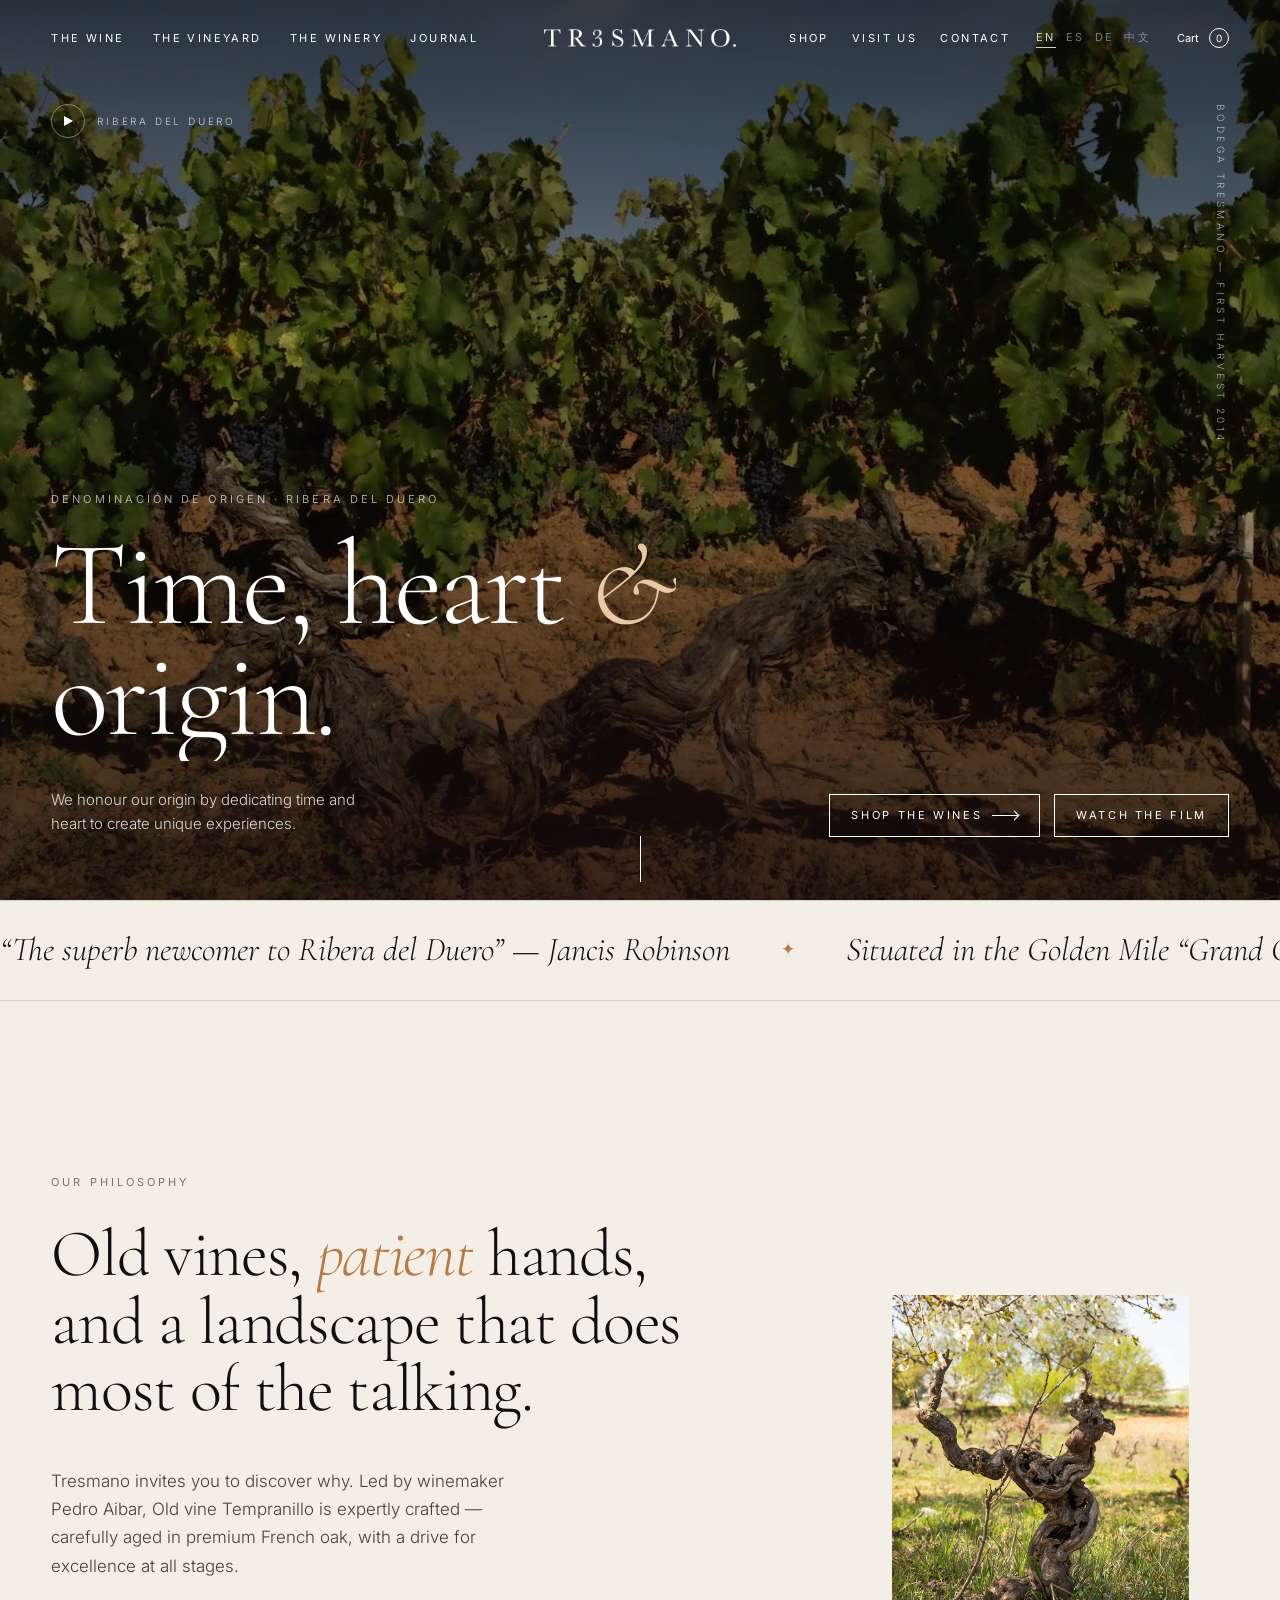
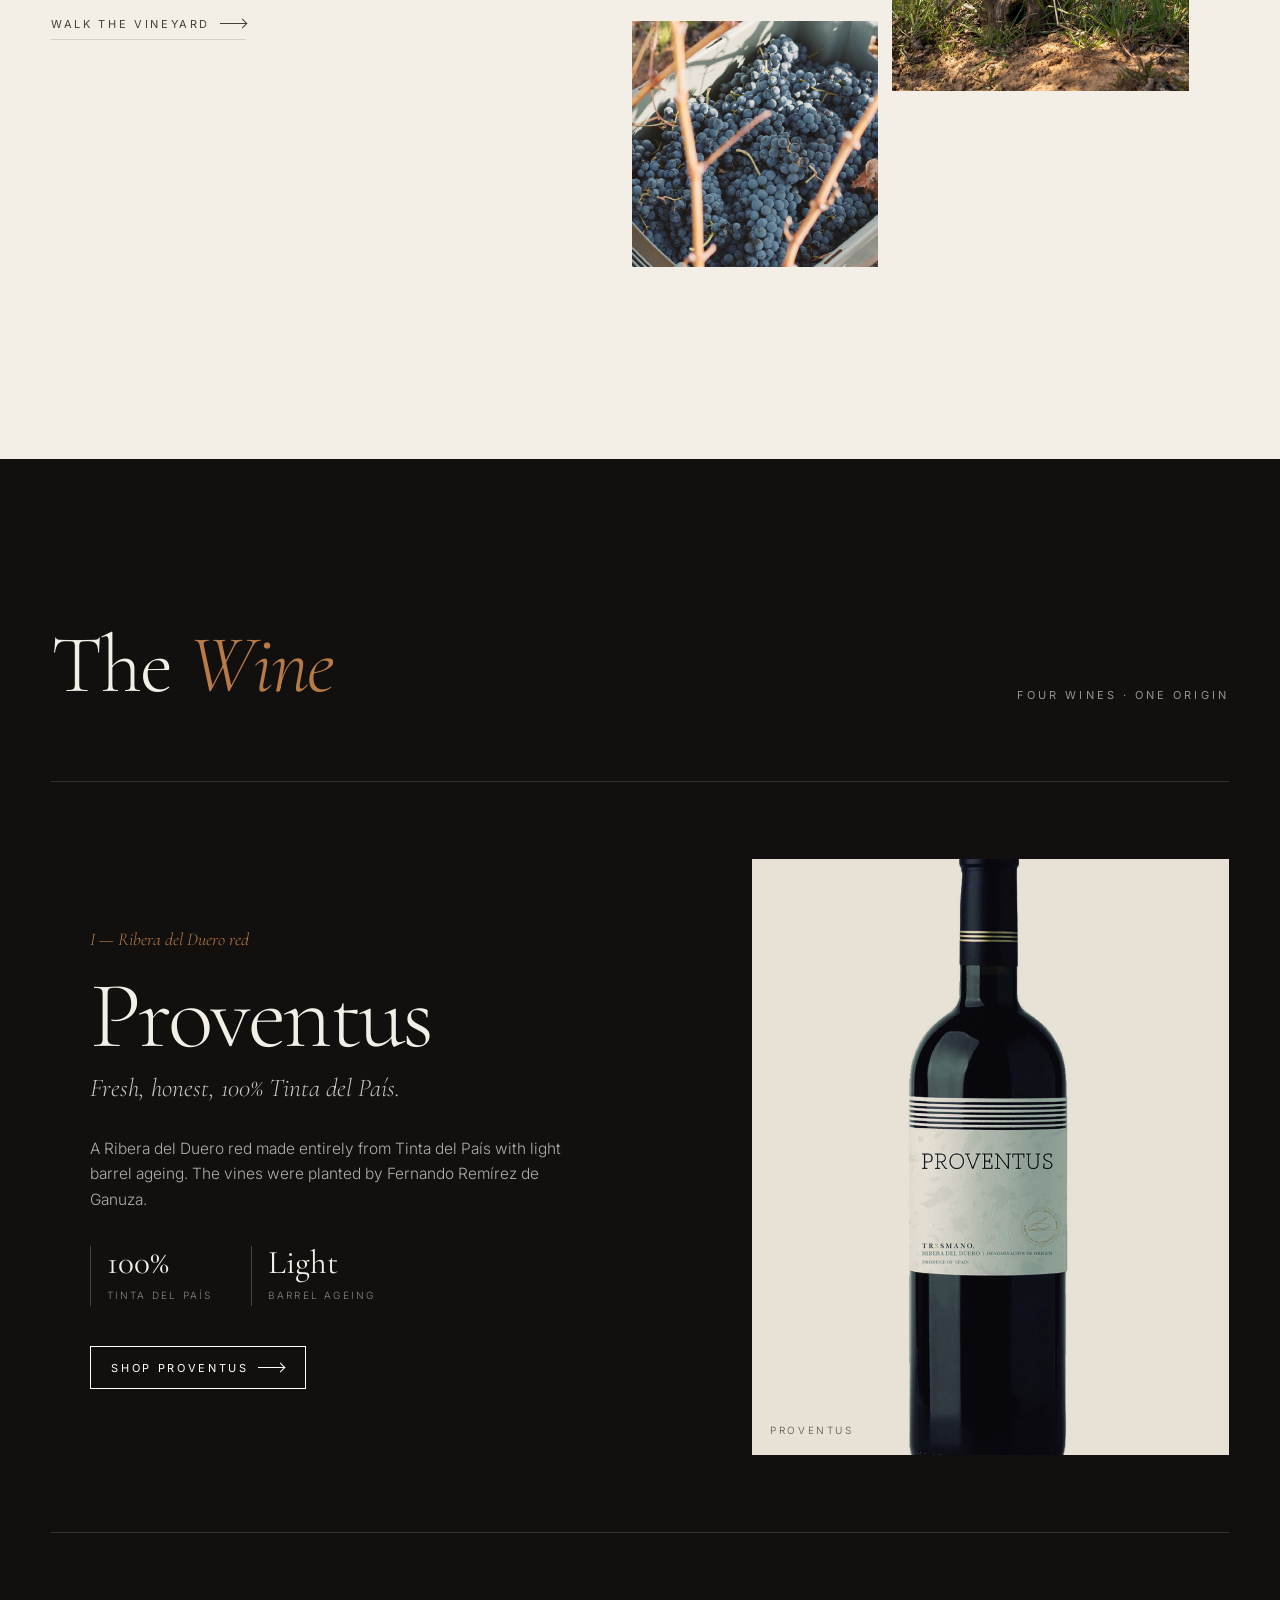
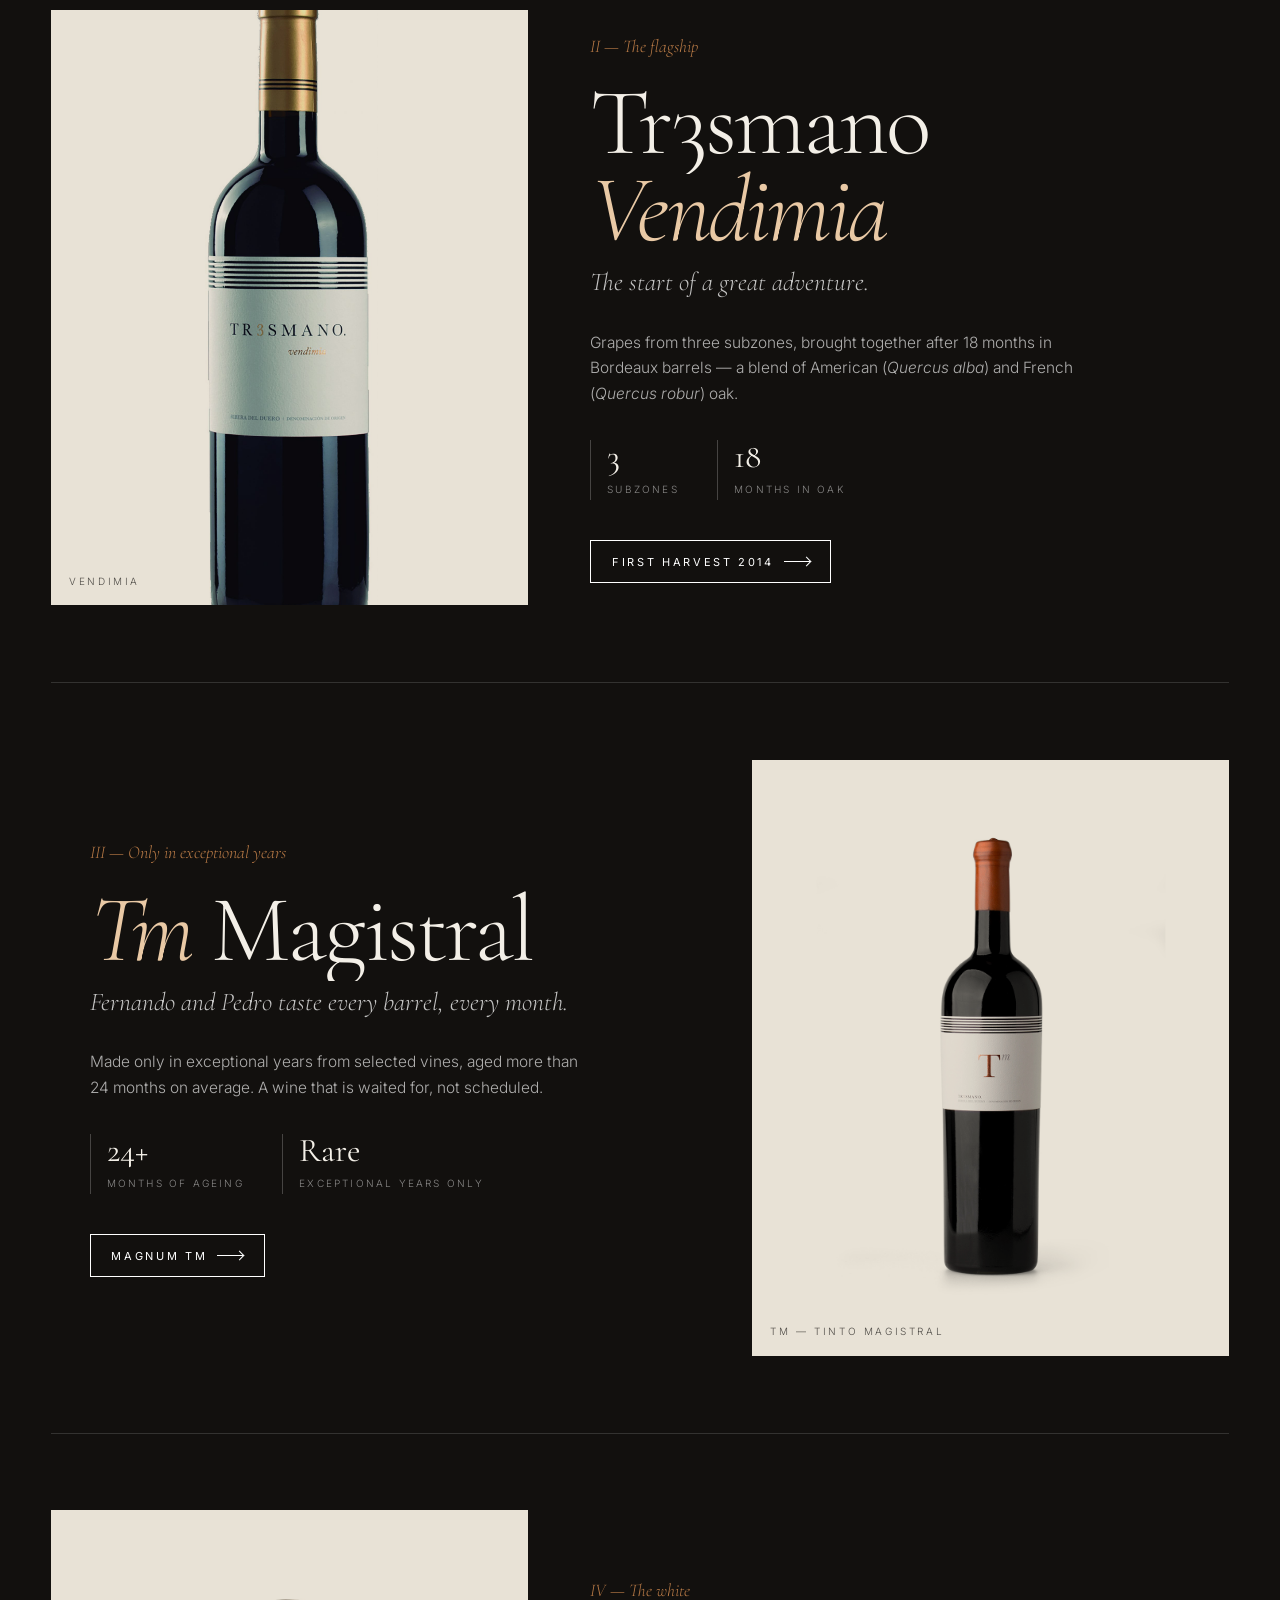
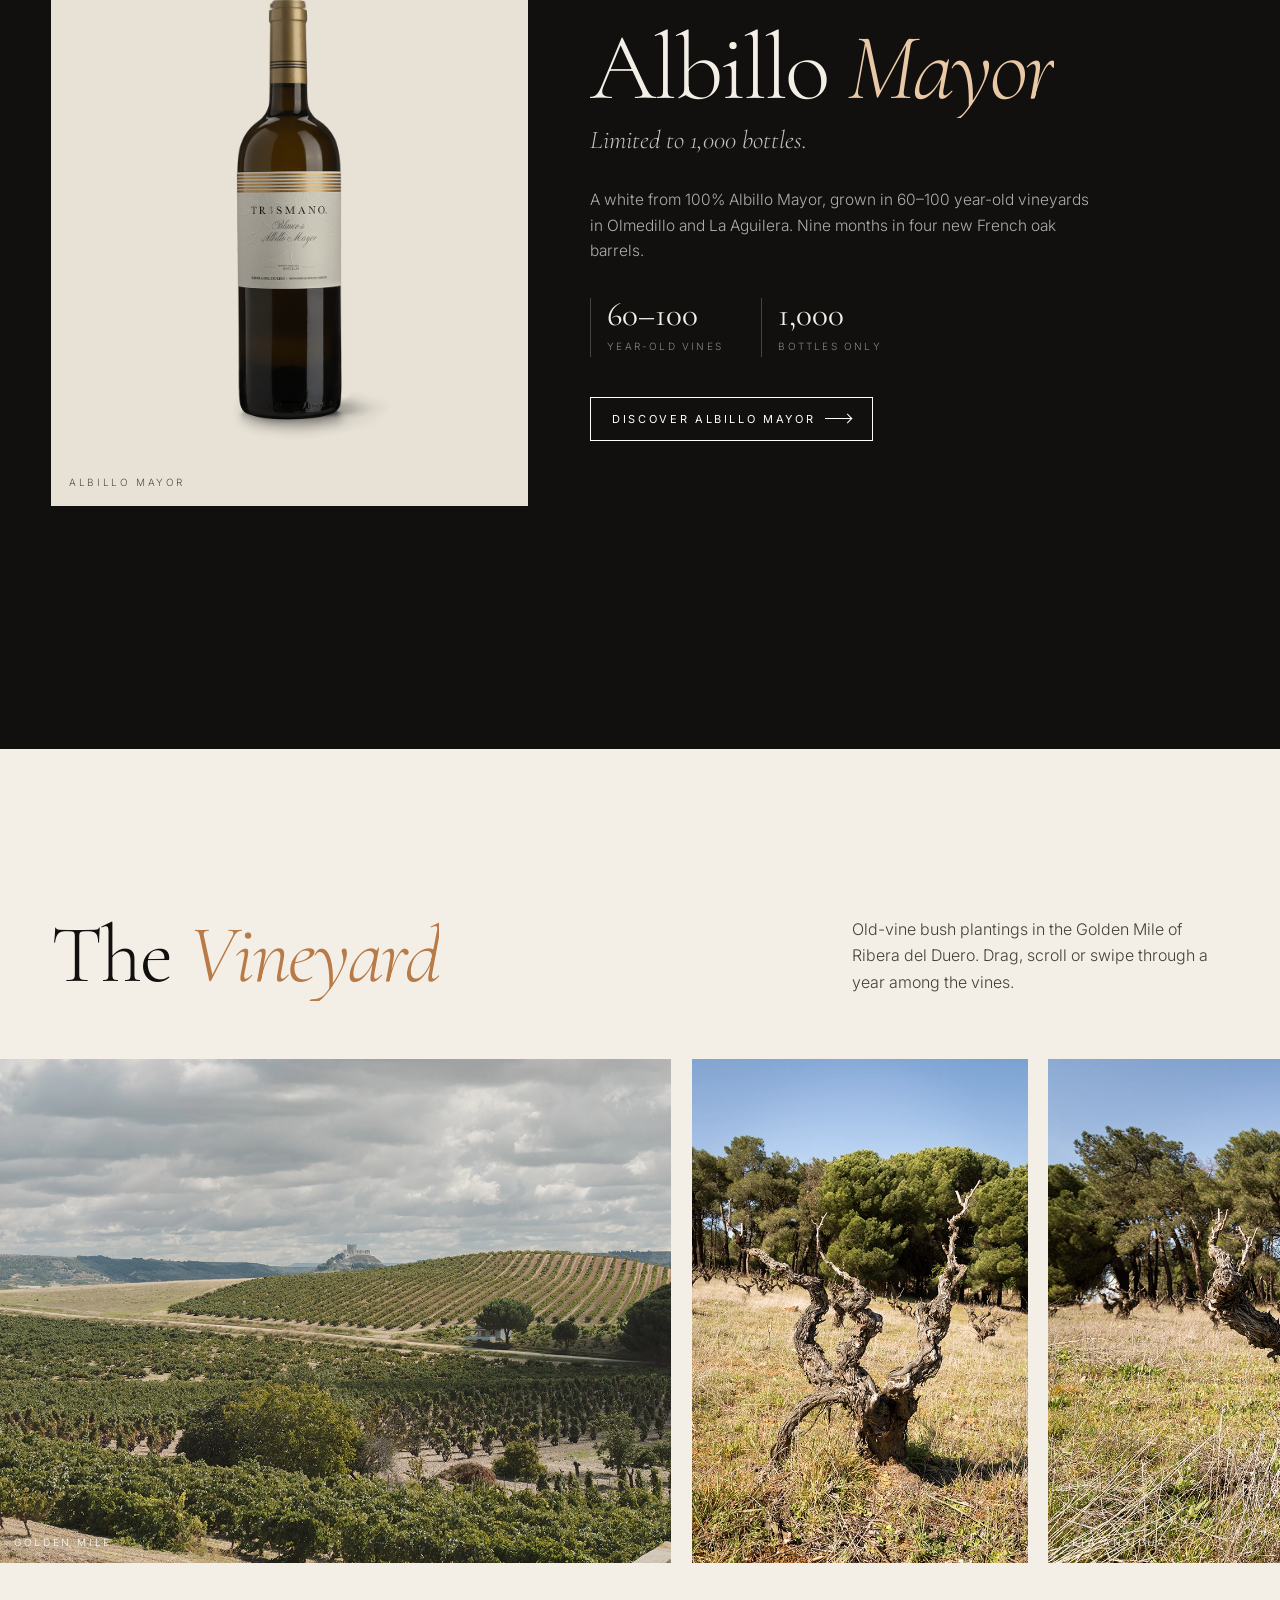
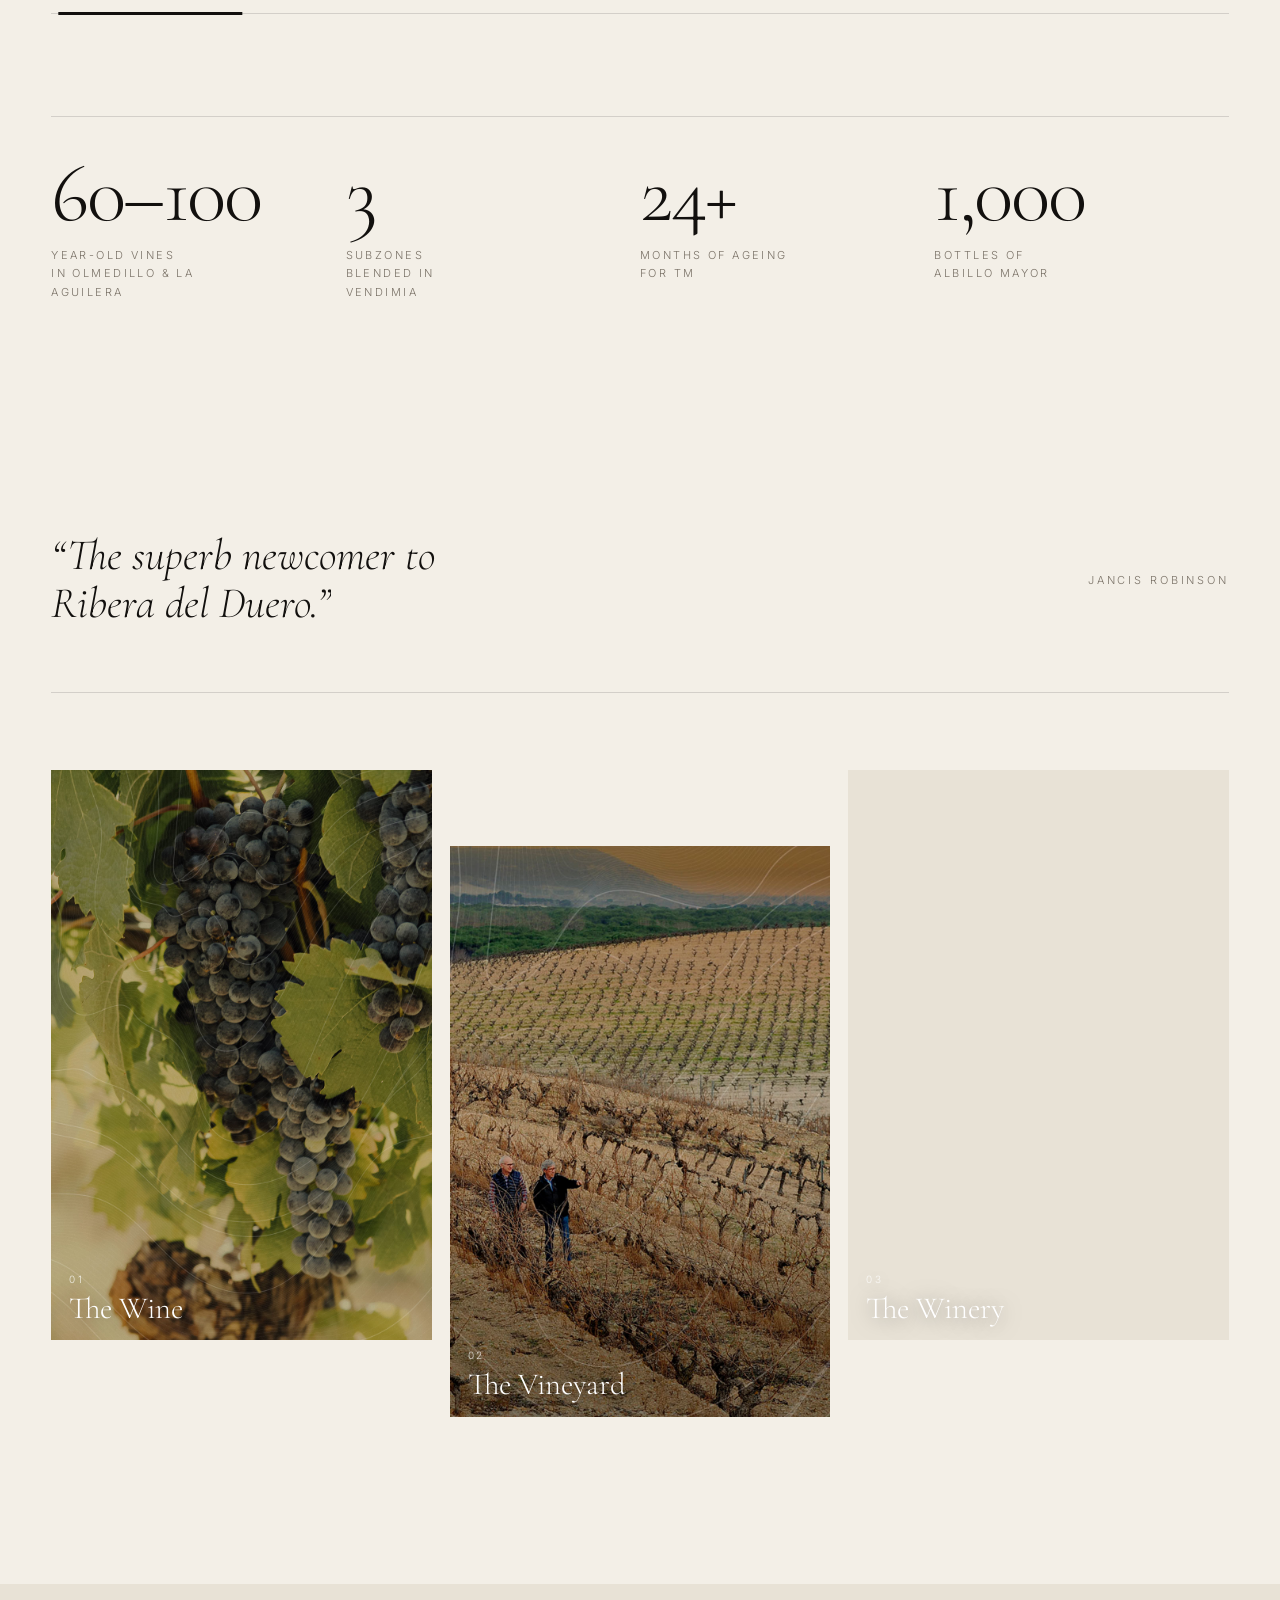
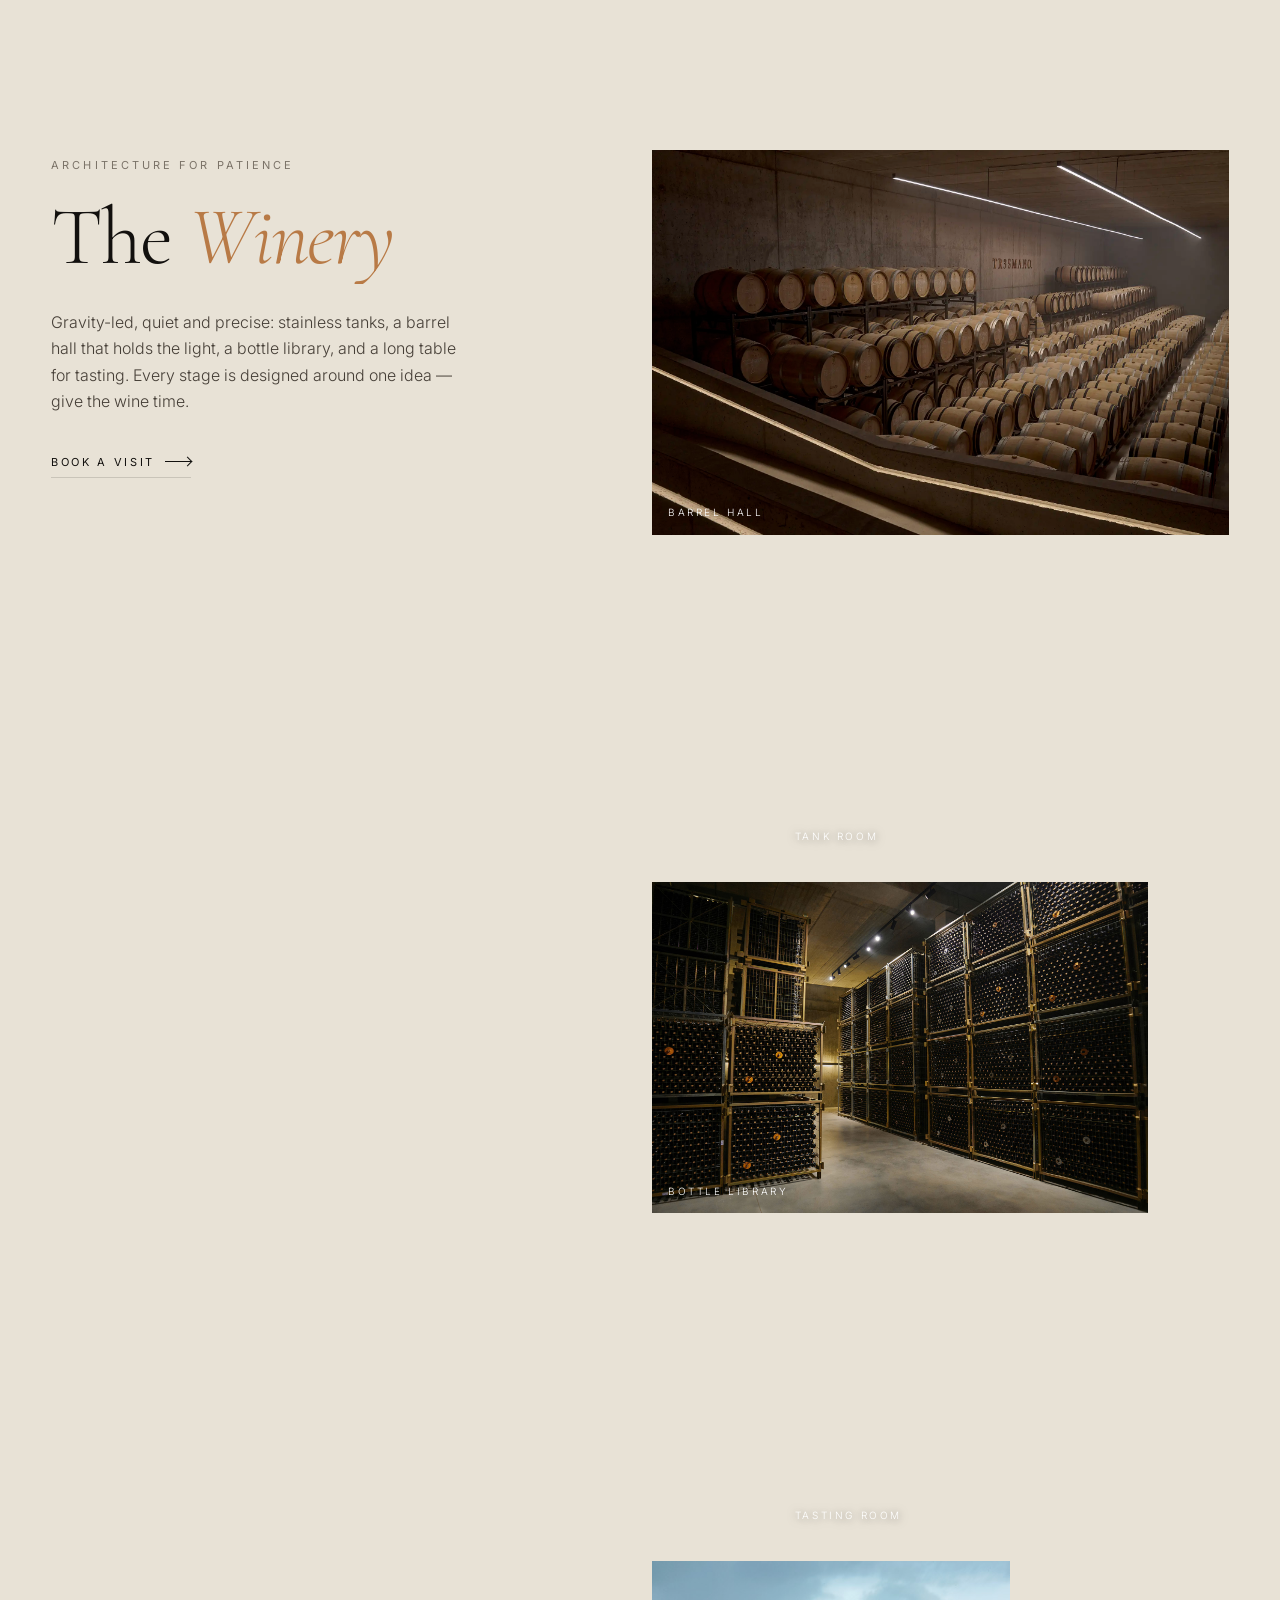
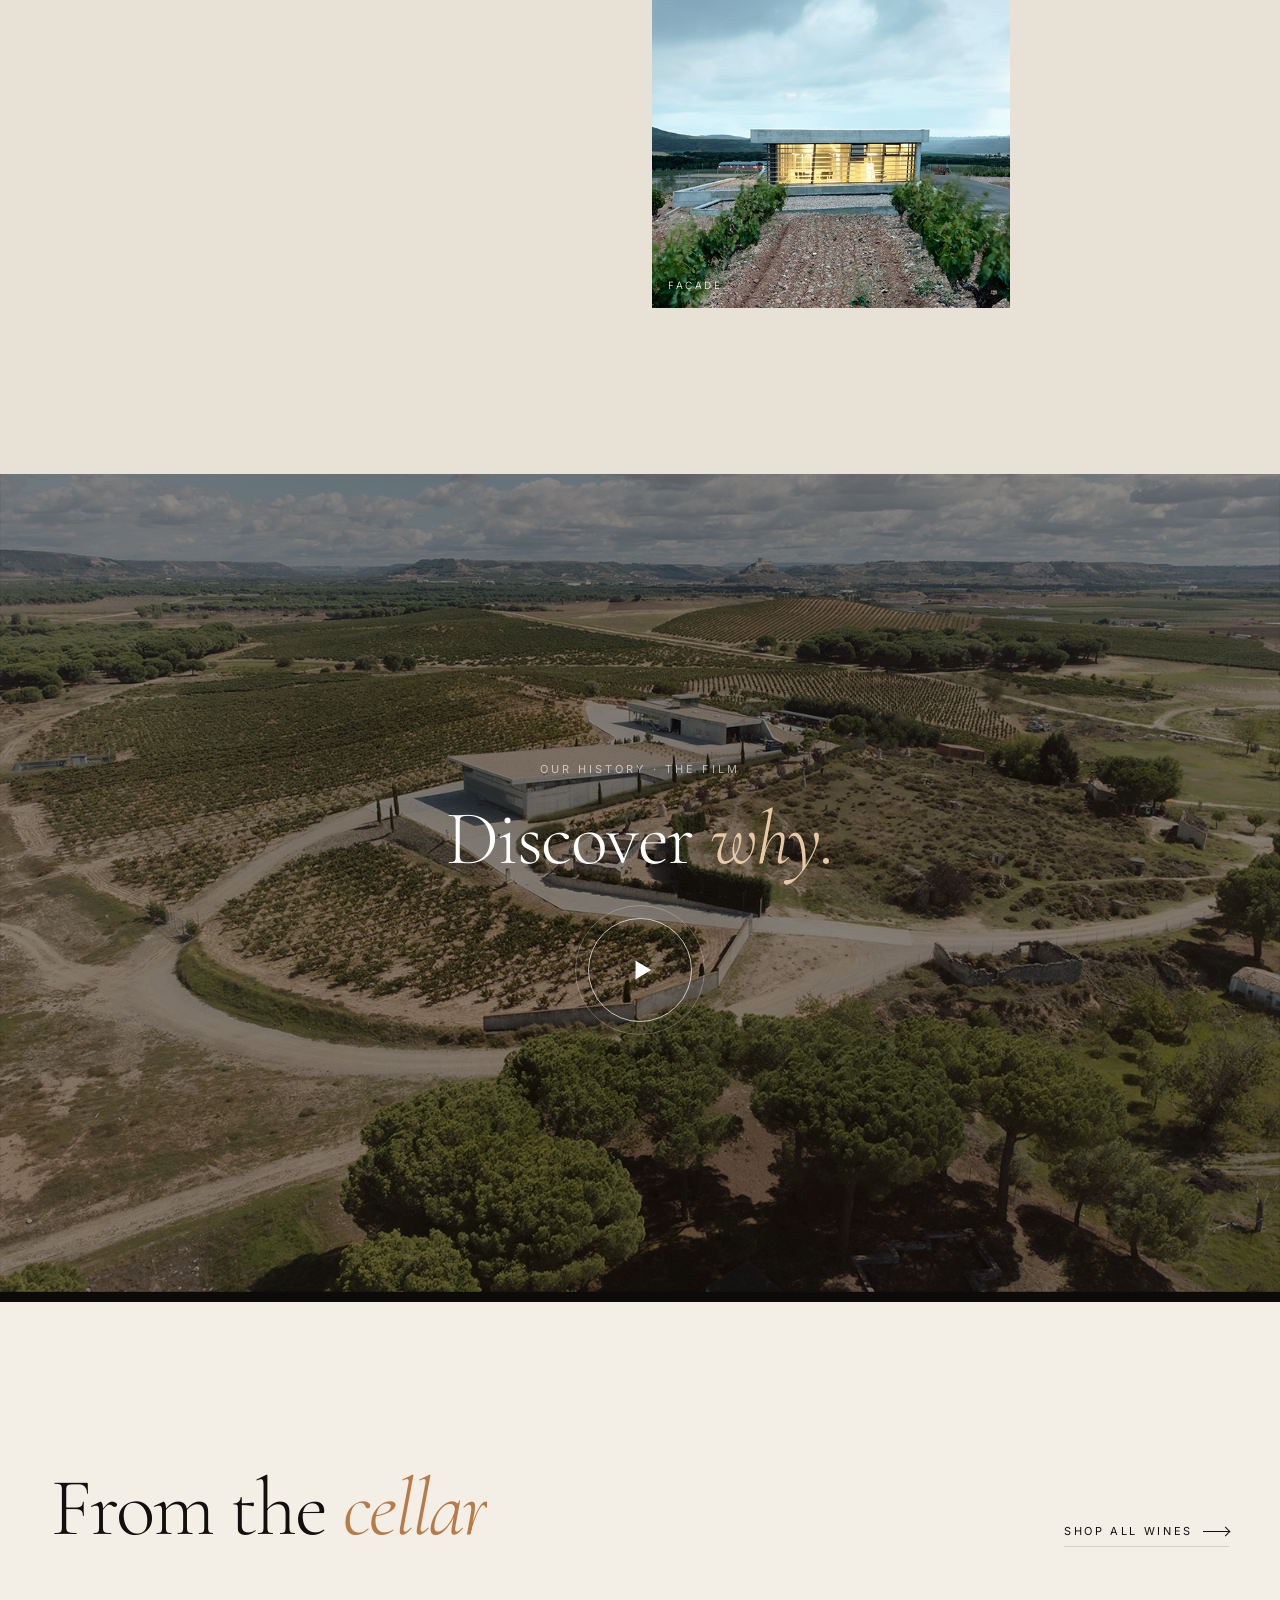
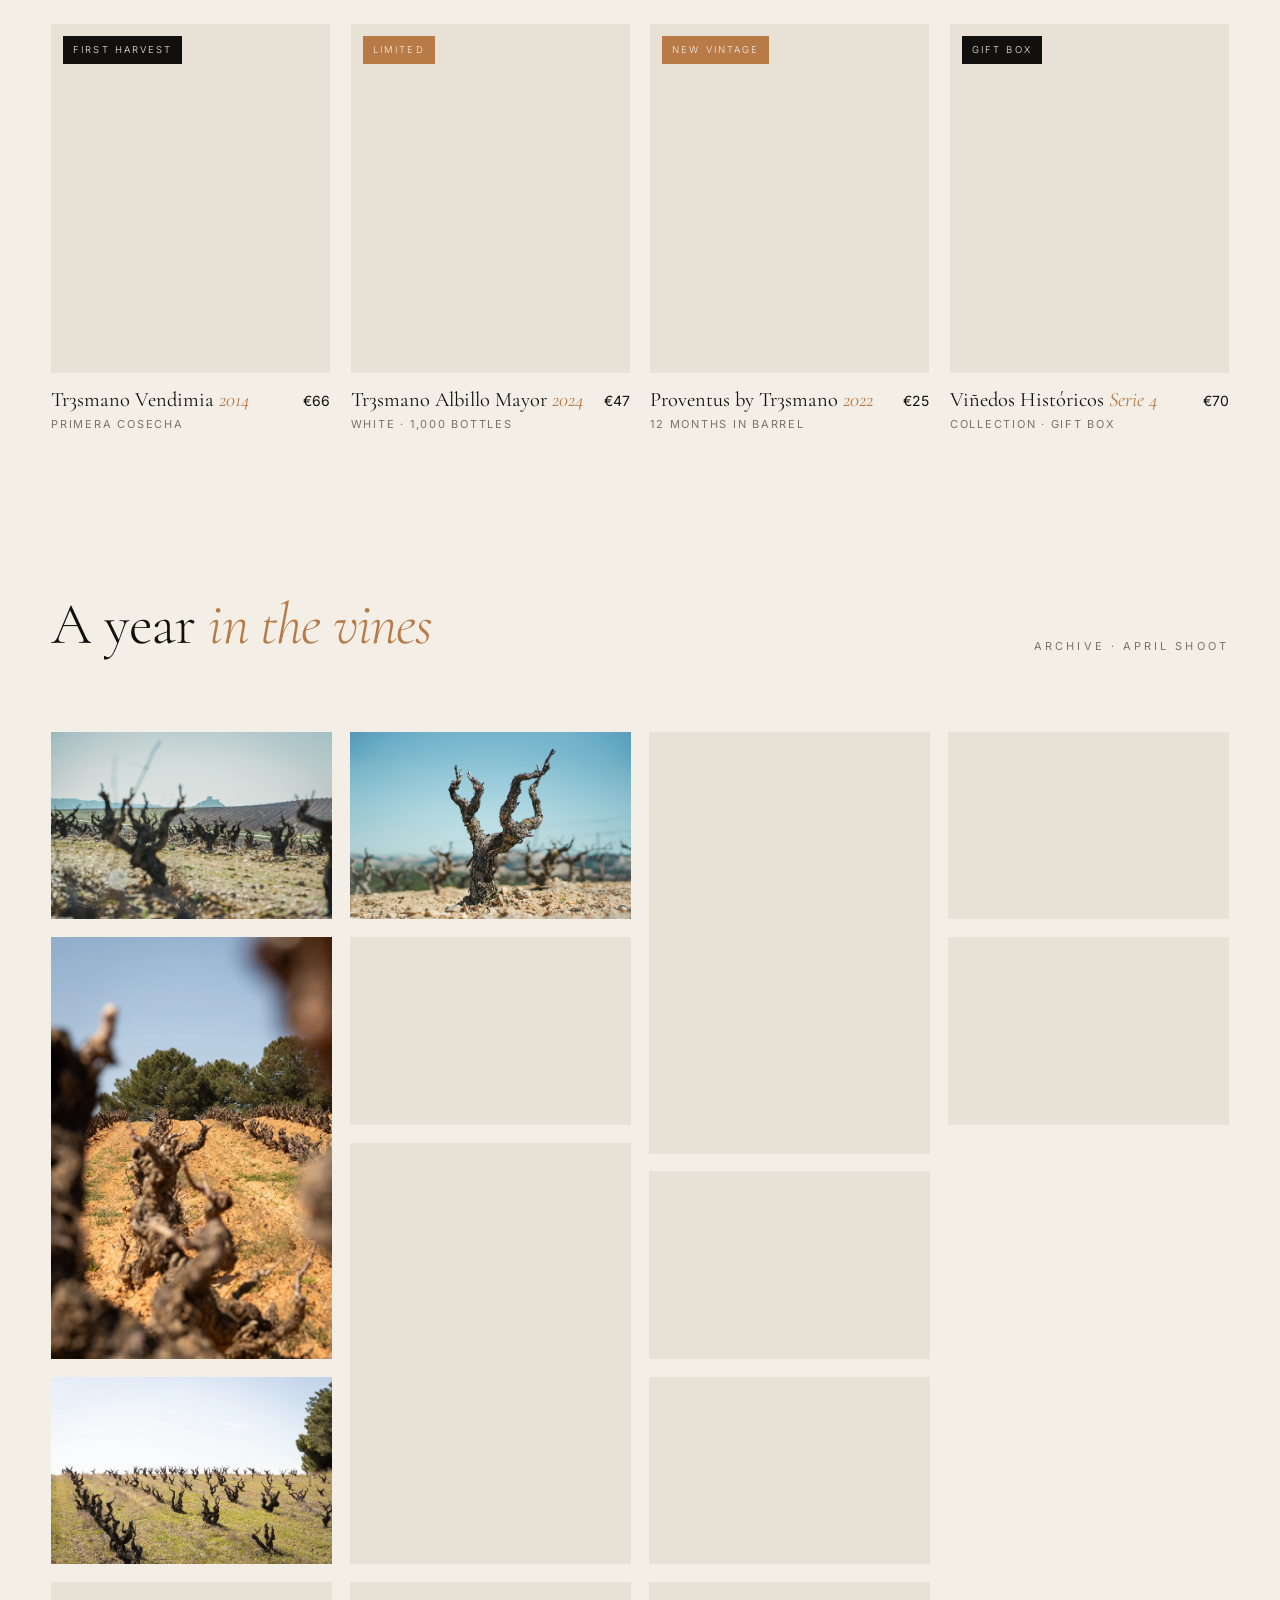
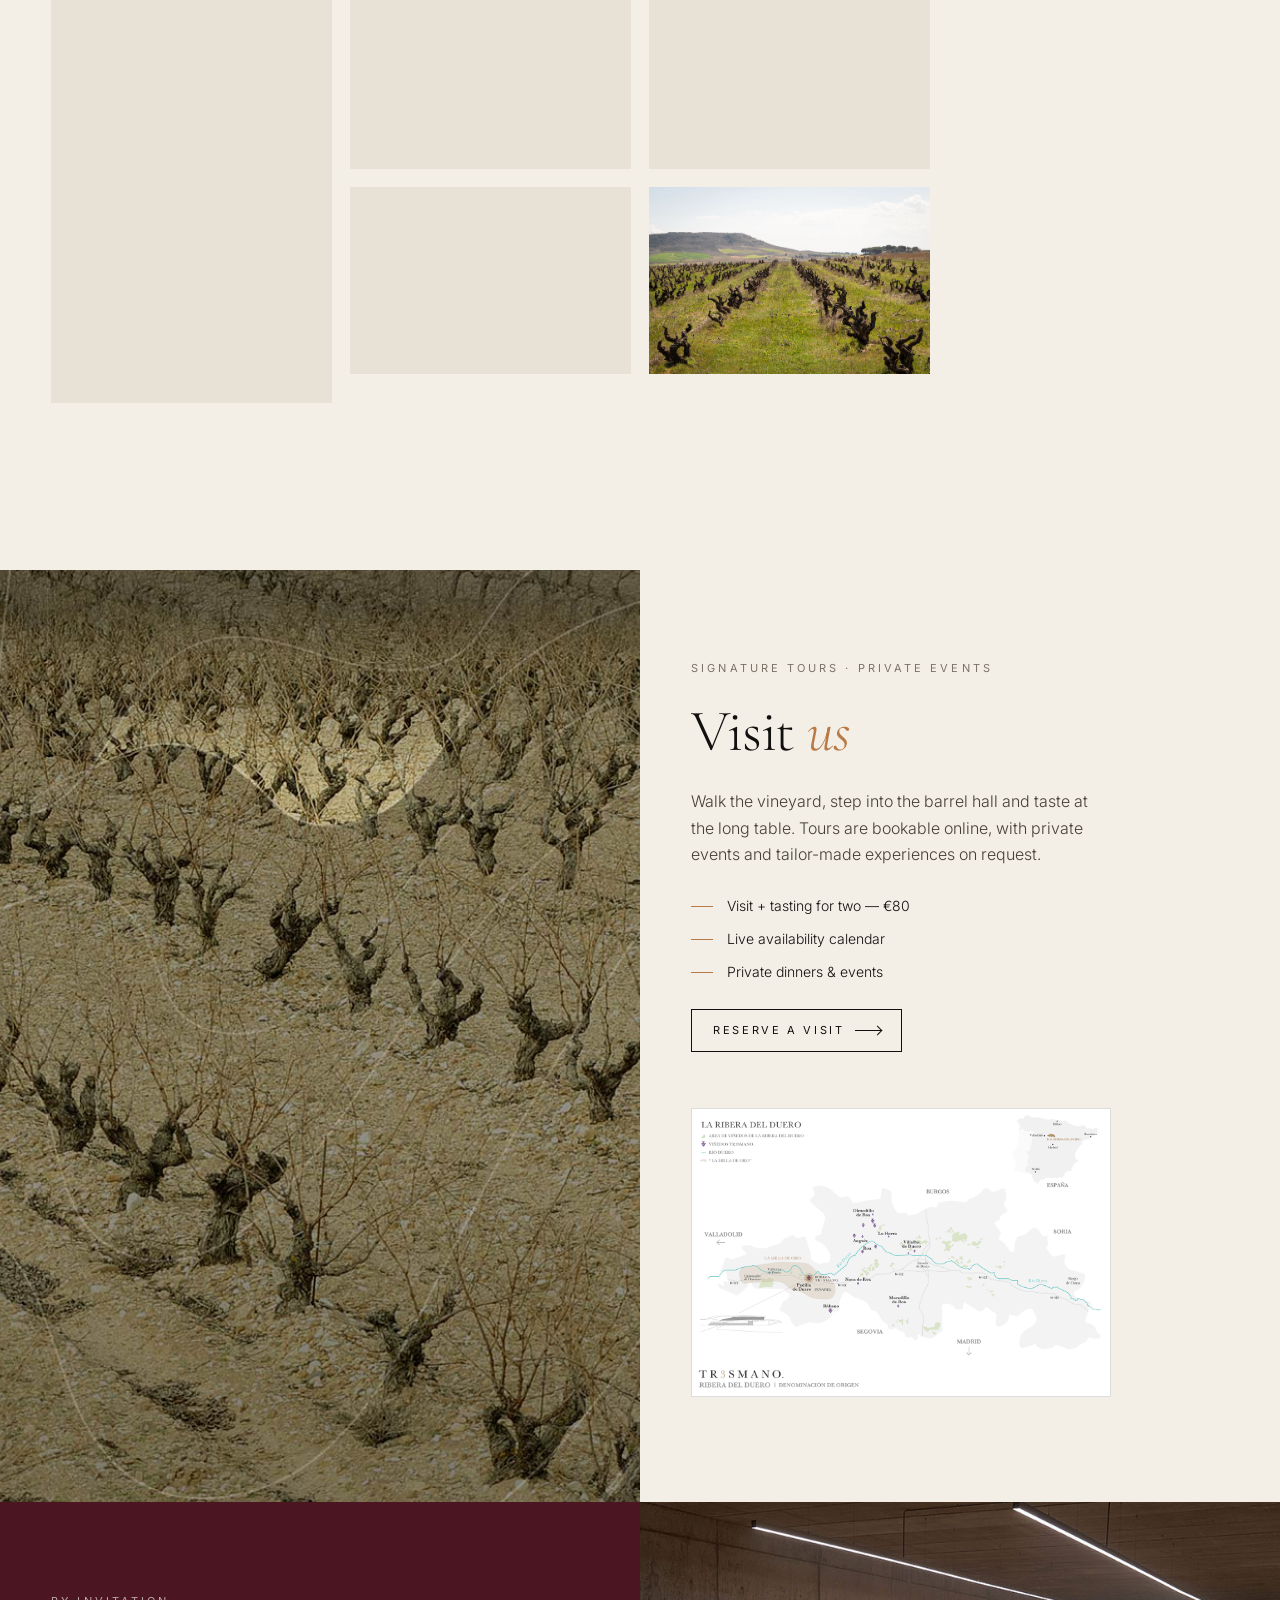
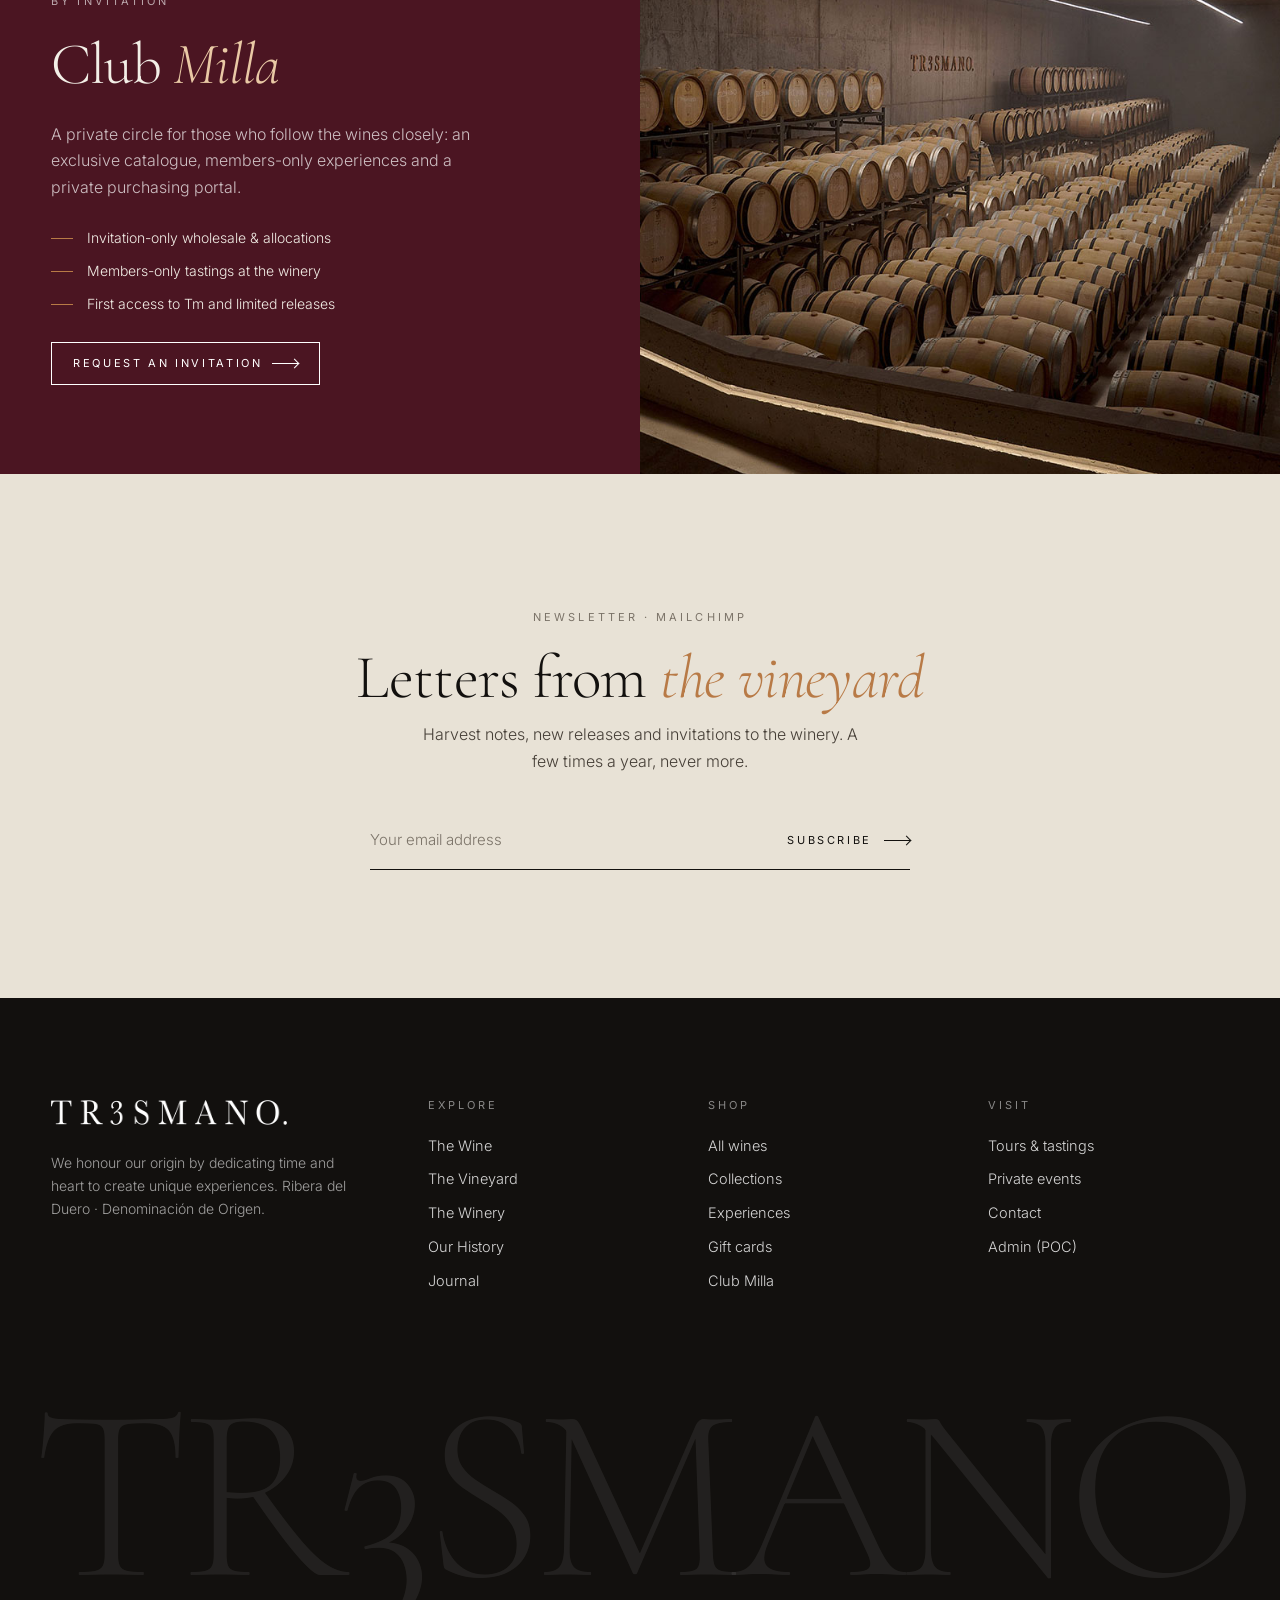
<file: index.html>
<!doctype html>
<html lang="en">
<head>
<meta charset="utf-8">
<meta name="robots" content="noindex,nofollow">
<meta name="viewport" content="width=device-width,initial-scale=1">
<title>TR3SMANO — Ribera del Duero</title>
<meta name="description" content="Bodega Tresmano. We honour our origin by dedicating time and heart to create unique experiences.">
<link rel="icon" href="assets/logo_tr3smano-positivo.png">
<link rel="preconnect" href="https://fonts.googleapis.com"><link rel="preconnect" href="https://fonts.gstatic.com" crossorigin>
<link href="https://fonts.googleapis.com/css2?family=Cormorant+Garamond:ital,wght@0,300;0,400;0,500;1,300;1,400&family=Inter:wght@300;400&display=swap" rel="stylesheet">
<script>document.documentElement.classList.add('js')</script>
<link rel="stylesheet" href="css/styles.css?v=5">
<style>
.mosaic{columns:4 260px;column-gap:clamp(12px,1.4vw,22px)}
.mosaic figure{margin:0 0 clamp(12px,1.4vw,22px);overflow:hidden;break-inside:avoid;background:var(--stone)}
.mosaic img{width:100%;height:auto;transition:transform 1.4s var(--ease)}
.mosaic figure:hover img{transform:scale(1.05)}
.places{display:grid;grid-template-columns:repeat(3,1fr);gap:clamp(12px,1.4vw,22px)}
.places figure{margin:0;position:relative;overflow:hidden;aspect-ratio:2/3;background:var(--stone)}
.places figure:nth-child(2){margin-top:clamp(30px,6vw,110px)}
.places img{width:100%;height:100%;object-fit:cover;transition:transform 1.6s var(--ease)}
.places figure:hover img{transform:scale(1.05)}
.places figcaption{position:absolute;left:18px;bottom:16px;right:18px;color:#fff;font-family:var(--serif);font-size:clamp(24px,2.4vw,36px);text-shadow:0 2px 20px rgba(0,0,0,.5);line-height:1}
.places figcaption small{display:block;font-family:var(--sans);font-size:10px;letter-spacing:.26em;text-transform:uppercase;margin-bottom:10px;opacity:.8}
@media(max-width:700px){.places{grid-template-columns:1fr}.places figure:nth-child(2){margin-top:0}.places figure{aspect-ratio:4/5}}
.press{display:flex;justify-content:space-between;align-items:center;gap:24px;flex-wrap:wrap;padding-block:clamp(40px,5vw,70px);border-bottom:1px solid var(--line)}
.press blockquote{margin:0;font-family:var(--serif);font-size:clamp(26px,3.4vw,54px);font-style:italic;font-weight:300;line-height:1.1;max-width:26ch}
.press cite{font-style:normal;font-size:11px;letter-spacing:.26em;text-transform:uppercase;color:var(--muted)}
.diag{position:absolute;inset:0;display:grid;place-items:center;pointer-events:none}
.map-card{margin-top:30px;max-width:420px;background:#fff;border:1px solid var(--line);padding:6px}
.map-card img{width:100%;height:auto}
</style>
</head>
<body data-page="home">

<!-- ═══ HERO ═══ -->
<section class="hero" id="top">
  <img class="hero-poster" src="assets/hero-poster.jpg" alt="" fetchpriority="high">
  <video id="heroVideo" muted loop playsinline autoplay preload="metadata" poster="assets/hero-poster.jpg" aria-hidden="true">
    <source src="assets/hero-loop.mp4" type="video/mp4">
  </video>
  <div class="hero-ctrl"><button id="heroToggle" aria-label="Pause video"><svg viewBox="0 0 10 10" id="icoPause"><path d="M1 0h3v10H1zM6 0h3v10H6z"/></svg><svg viewBox="0 0 10 10" id="icoPlay" style="display:none"><path d="M1 0l9 5-9 5z"/></svg></button><span>Ribera del Duero</span></div>
  <div class="hero-meta">Bodega Tresmano — First harvest 2014</div>
  <div class="hero-inner">
    <span class="eyebrow light" data-reveal style="--d:.2s">Denominación de Origen · Ribera del Duero</span>
    <h1 class="split" style="--d:.35s;margin-top:22px">Time, heart <em>&amp;</em> origin.</h1>
    <div class="hero-row">
      <p class="hero-sub" data-reveal style="--d:.9s">We honour our origin by dedicating time and heart to create unique experiences.</p>
      <div class="hero-cta" data-reveal style="--d:1.1s">
        <a href="shop" class="btn btn--light">Shop the wines <span class="arrow"></span></a>
        <a href="#" class="btn btn--light" data-film>Watch the film</a>
      </div>
    </div>
  </div>
  <div class="scroll-cue"></div>
</section>

<!-- ═══ MARQUEE ═══ -->
<div class="marquee" aria-label="Press">
  <div class="marquee-track">
    <span>“The superb newcomer to Ribera del Duero” — Jancis Robinson</span><span>Situated in the Golden Mile “Grand Cru”</span><span>Vines of 60 to 100 years</span><span>A “must have” wine from Ribera del Duero</span>
    <span>“The superb newcomer to Ribera del Duero” — Jancis Robinson</span><span>Situated in the Golden Mile “Grand Cru”</span><span>Vines of 60 to 100 years</span><span>A “must have” wine from Ribera del Duero</span>
  </div>
</div>

<!-- ═══ MANIFESTO ═══ -->
<section class="sec" id="story">
  <div class="wrap manifesto">
    <div class="txt">
      <span class="eyebrow" data-reveal>Our philosophy</span>
      <h2 class="split">Old vines, <em>patient</em> hands, and a landscape that does most of the talking.</h2>
      <p data-reveal>Tresmano invites you to discover why. Led by winemaker Pedro Aibar, Old vine Tempranillo is expertly crafted — carefully aged in premium French oak, with a drive for excellence at all stages.</p>
      <p style="margin-top:28px" data-reveal><a class="link" href="#vineyard">Walk the vineyard <span class="arrow"></span></a></p>
    </div>
    <figure class="img1" data-reveal="img" style="margin-bottom:0"><img class="lazy" loading="lazy" decoding="async" src="assets/Cepa-Antigua-Tresmano.webp" alt="Ancient bush vine in Ribera del Duero" width="1200" height="1226"></figure>
    <figure class="img2" data-reveal="img" style="--d:.2s"><img class="lazy" loading="lazy" decoding="async" src="assets/FEED-TRen-conflicto-de-miltrescientosgramos-audiovisual-2024-07-02-44.png" alt="Tempranillo clusters in the harvest crate" width="656" height="435"></figure>
  </div>
</section>

<!-- ═══ WINES ═══ -->
<section class="wines sec" id="wines">
  <div class="wrap">
    <div class="sec-head">
      <h2 class="h-xl split">The <em>Wine</em></h2>
      <span class="eyebrow light" data-reveal>Four wines · one origin</span>
    </div>

    <article class="wine-row">
      <div class="wine-bottle" data-reveal="img"><img class="lazy" loading="lazy" decoding="async" src="assets/PROVENTUS-scaled.jpg" alt="Proventus bottle" width="1000" height="2560"><span class="tag">Proventus</span></div>
      <div class="wine-copy">
        <span class="wine-num" data-reveal>I — Ribera del Duero red</span>
        <h3 class="split">Proventus</h3>
        <p class="kicker" data-reveal>Fresh, honest, 100% Tinta del País.</p>
        <p data-reveal>A Ribera del Duero red made entirely from Tinta del País with light barrel ageing. The vines were planted by Fernando Remírez de Ganuza.</p>
        <div class="wine-facts" data-reveal><div><b>100%</b><small>Tinta del País</small></div><div><b>Light</b><small>Barrel ageing</small></div></div>
        <div class="row-cta" data-reveal><a class="btn btn--light" href="shop?cat=red">Shop Proventus <span class="arrow"></span></a></div>
      </div>
    </article>

    <article class="wine-row">
      <div class="wine-bottle" data-reveal="img"><img class="lazy" loading="lazy" decoding="async" src="assets/TRESMANO-SIN-ANADA-scaled.jpg" alt="Tr3smano Vendimia bottle" width="1000" height="2560"><span class="tag">Vendimia</span></div>
      <div class="wine-copy">
        <span class="wine-num" data-reveal>II — The flagship</span>
        <h3 class="split">Tr3smano <em>Vendimia</em></h3>
        <p class="kicker" data-reveal>The start of a great adventure.</p>
        <p data-reveal>Grapes from three subzones, brought together after 18 months in Bordeaux barrels — a blend of American (<i>Quercus alba</i>) and French (<i>Quercus robur</i>) oak.</p>
        <div class="wine-facts" data-reveal><div><b>3</b><small>Subzones</small></div><div><b>18</b><small>Months in oak</small></div></div>
        <div class="row-cta" data-reveal><a class="btn btn--light" href="product?p=tr3smano-vendimia-2014">First harvest 2014 <span class="arrow"></span></a></div>
      </div>
    </article>

    <article class="wine-row">
      <div class="wine-bottle" data-reveal="img"><img class="lazy" loading="lazy" decoding="async" src="assets/albillo-mayor-2021.jpg" alt="Tm bottle" width="500" height="1300"><span class="tag">Tm — Tinto Magistral</span></div>
      <div class="wine-copy">
        <span class="wine-num" data-reveal>III — Only in exceptional years</span>
        <h3 class="split"><em>Tm</em> Magistral</h3>
        <p class="kicker" data-reveal>Fernando and Pedro taste every barrel, every month.</p>
        <p data-reveal>Made only in exceptional years from selected vines, aged more than 24 months on average. A wine that is waited for, not scheduled.</p>
        <div class="wine-facts" data-reveal><div><b>24+</b><small>Months of ageing</small></div><div><b>Rare</b><small>Exceptional years only</small></div></div>
        <div class="row-cta" data-reveal><a class="btn btn--light" href="product?p=magnum-tm-by-tr3smano">Magnum Tm <span class="arrow"></span></a></div>
      </div>
    </article>

    <article class="wine-row">
      <div class="wine-bottle" data-reveal="img"><img class="lazy" loading="lazy" decoding="async" src="assets/albillo-mayor-2021-1.jpg" alt="Albillo Mayor bottle" width="500" height="1300"><span class="tag">Albillo Mayor</span></div>
      <div class="wine-copy">
        <span class="wine-num" data-reveal>IV — The white</span>
        <h3 class="split">Albillo <em>Mayor</em></h3>
        <p class="kicker" data-reveal>Limited to 1,000 bottles.</p>
        <p data-reveal>A white from 100% Albillo Mayor, grown in 60–100 year-old vineyards in Olmedillo and La Aguilera. Nine months in four new French oak barrels.</p>
        <div class="wine-facts" data-reveal><div><b>60–100</b><small>Year-old vines</small></div><div><b>1,000</b><small>Bottles only</small></div></div>
        <div class="row-cta" data-reveal><a class="btn btn--light" href="product">Discover Albillo Mayor <span class="arrow"></span></a></div>
      </div>
    </article>
  </div>
</section>

<!-- ═══ VINEYARD ═══ -->
<section class="vineyard sec" id="vineyard">
  <div class="wrap v-intro">
    <h2 class="h-xl split">The <em>Vineyard</em></h2>
    <p data-reveal>Old-vine bush plantings in the Golden Mile of Ribera del Duero. Drag, scroll or swipe through a year among the vines.</p>
  </div>
  <div>
    <div class="hscroll" tabindex="0" aria-label="Vineyard gallery">
      <figure class="h-card"><img class="lazy" loading="lazy" decoding="async" src="assets/Vinedos-Tresmano-HOME.webp" alt="Vineyards and hill village" width="1200" height="901"><figcaption>Golden Mile</figcaption></figure>
      <figure class="h-card"><img class="lazy" loading="lazy" decoding="async" src="assets/IMG_2213.webp" alt="Bush vine" width="600" height="900"></figure>
      <figure class="h-card"><img class="lazy" loading="lazy" decoding="async" src="assets/IMG_2223.webp" alt="Old vine among pines" width="1350" height="900"><figcaption>Cepa antigua</figcaption></figure>
      <figure class="h-card"><img class="lazy" loading="lazy" decoding="async" src="assets/IMG_2285.webp" alt="Vine in spring" width="600" height="900"></figure>
      <figure class="h-card"><img class="lazy" loading="lazy" decoding="async" src="assets/IMG_2364.webp" alt="Almond blossom and vine" width="1350" height="900"><figcaption>Spring</figcaption></figure>
      <figure class="h-card"><img class="lazy" loading="lazy" decoding="async" src="assets/IMG_2396.webp" alt="Blossom detail" width="1350" height="900"></figure>
      <figure class="h-card"><img class="lazy" loading="lazy" decoding="async" src="assets/IMG_2345.webp" alt="Vine trunk" width="600" height="900"></figure>
      <figure class="h-card"><img class="lazy" loading="lazy" decoding="async" src="assets/Vinedos-Tresmano-3.webp" alt="Vineyard rows" width="1920" height="1058"><figcaption>Rows in April</figcaption></figure>
      <figure class="h-card"><img class="lazy" loading="lazy" decoding="async" src="assets/IMG_2398.webp" alt="Rows with pine" width="600" height="900"></figure>
      <figure class="h-card"><img class="lazy" loading="lazy" decoding="async" src="assets/IMG_2456.webp" alt="Green rows under the hills" width="1350" height="900"></figure>
      <figure class="h-card"><img class="lazy" loading="lazy" decoding="async" src="assets/IMG_2471.webp" alt="Gnarled vine against sky" width="600" height="900"></figure>
      <figure class="h-card"><img class="lazy" loading="lazy" decoding="async" src="assets/Tresmano-Vinedo-fondo-1.webp" alt="Panorama of the estate" width="1920" height="1080"><figcaption>The estate</figcaption></figure>
      <figure class="h-card"><img class="lazy" loading="lazy" decoding="async" src="assets/53221264531_248da992a4_k.jpg" alt="Grapes on the vine" width="1920" height="1442"></figure>
    </div>
    <div class="h-prog"><i></i></div>
  </div>

  <div class="wrap">
    <div class="stats">
      <div data-reveal><b>60–100</b><small>Year-old vines<br>in Olmedillo &amp; La Aguilera</small></div>
      <div data-reveal style="--d:.1s"><b>3</b><small>Subzones<br>blended in Vendimia</small></div>
      <div data-reveal style="--d:.2s"><b>24+</b><small>Months of ageing<br>for Tm</small></div>
      <div data-reveal style="--d:.3s"><b>1,000</b><small>Bottles of<br>Albillo Mayor</small></div>
    </div>
  </div>
</section>

<!-- ═══ PRESS / PLACES ═══ -->
<section class="sec" style="padding-top:0">
  <div class="wrap">
    <div class="press"><blockquote class="split">“The superb newcomer to Ribera del Duero.”</blockquote><cite data-reveal>Jancis Robinson</cite></div>
    <div class="places" style="margin-top:clamp(40px,6vw,90px)">
      <figure data-reveal="img"><img class="lazy" loading="lazy" decoding="async" src="assets/head-mobile-el-vino.jpg" alt="Tempranillo" width="960" height="1440"><figcaption><small>01</small>The Wine</figcaption></figure>
      <figure data-reveal="img" style="--d:.15s"><img class="lazy" loading="lazy" decoding="async" src="assets/head-home-mobile.jpg" alt="Two growers in the vineyard" width="960" height="1440"><figcaption><small>02</small>The Vineyard</figcaption></figure>
      <figure data-reveal="img" style="--d:.3s"><img class="lazy" loading="lazy" decoding="async" src="assets/head-mobile-la-bodega.jpg" alt="Winery architecture" width="960" height="1440"><figcaption><small>03</small>The Winery</figcaption></figure>
    </div>
  </div>
</section>

<!-- ═══ WINERY ═══ -->
<section class="winery sec" id="winery">
  <div class="wrap winery-grid">
    <div class="winery-sticky">
      <span class="eyebrow" data-reveal>Architecture for patience</span>
      <h2 class="h-xl split" style="margin-top:22px">The <em>Winery</em></h2>
      <p data-reveal>Gravity-led, quiet and precise: stainless tanks, a barrel hall that holds the light, a bottle library, and a long table for tasting. Every stage is designed around one idea — give the wine time.</p>
      <a class="link" href="#visit" data-reveal>Book a visit <span class="arrow"></span></a>
    </div>
    <div class="winery-stack">
      <figure data-reveal="img"><img class="lazy" loading="lazy" decoding="async" src="assets/Bodega-Tr3smano_Barricas_Comp.webp" alt="Barrel hall" width="1920" height="1280"><figcaption>Barrel hall</figcaption></figure>
      <figure data-reveal="img"><img class="lazy" loading="lazy" decoding="async" src="assets/Bodega-Tr3smano_Depositos_Comp.jpg" alt="Tank room" width="1920" height="1280"><figcaption>Tank room</figcaption></figure>
      <figure data-reveal="img"><img class="lazy" loading="lazy" decoding="async" src="assets/Bodega-Tr3smano_Botellero_Comp.jpg" alt="Bottle library" width="1920" height="1280"><figcaption>Bottle library</figcaption></figure>
      <figure data-reveal="img" style="width:78%;margin-left:auto"><img class="lazy" loading="lazy" decoding="async" src="assets/Bodega-Tr3smano_Catas2_Comp.jpg" alt="Tasting room" width="1920" height="1280"><figcaption>Tasting room</figcaption></figure>
      <figure data-reveal="img"><img class="lazy" loading="lazy" decoding="async" src="assets/img-bodega05.jpg" alt="Winery façade" width="522" height="506" style="width:62%"><figcaption>Façade</figcaption></figure>
    </div>
  </div>
</section>

<!-- ═══ FILM ═══ -->
<section class="film" id="film">
  <div class="film-bg"><img class="lazy" loading="lazy" decoding="async" data-parallax=".1" src="assets/Vista-area-Bodega-Tresmano.webp" alt="Aerial view of the winery" width="1600" height="1200"></div>
  <div class="film-inner">
    <span class="eyebrow light" data-reveal>Our history · the film</span>
    <h2 class="split">Discover <em>why.</em></h2>
    <button class="play" data-film aria-label="Play the film" data-reveal><svg viewBox="0 0 24 24"><path d="M5 2l17 10L5 22z"/></svg></button>
  </div>
</section>

<!-- ═══ SHOP TEASER ═══ -->
<section class="sec" id="shop-teaser">
  <div class="wrap">
    <div class="sec-head"><h2 class="h-xl split">From the <em>cellar</em></h2><a class="link" href="shop" data-reveal>Shop all wines <span class="arrow"></span></a></div>
    <div class="pgrid" id="featured"></div>
  </div>
</section>

<!-- ═══ MOSAIC ═══ -->
<section class="sec" style="padding-top:0">
  <div class="wrap">
    <div class="sec-head"><h2 class="h-l split">A year <em>in the vines</em></h2><span class="eyebrow" data-reveal>Archive · April shoot</span></div>
    <div class="mosaic">
      <figure data-reveal="img"><img class="lazy" loading="lazy" decoding="async" src="assets/Shooting-TR3SMANO-abril-3.webp" alt="" width="1350" height="900"></figure>
      <figure data-reveal="img"><img class="lazy" loading="lazy" decoding="async" src="assets/IMG_2234.webp" alt="" width="600" height="900"></figure>
      <figure data-reveal="img"><img class="lazy" loading="lazy" decoding="async" src="assets/IMG_2230.webp" alt="" width="1350" height="900"></figure>
      <figure data-reveal="img"><img class="lazy" loading="lazy" decoding="async" src="assets/IMG_2447.webp" alt="" width="600" height="900"></figure>
      <figure data-reveal="img"><img class="lazy" loading="lazy" decoding="async" src="assets/Shooting-TR3SMANO-abril-72.webp" alt="" width="1350" height="900"></figure>
      <figure data-reveal="img"><img class="lazy" loading="lazy" decoding="async" src="assets/IMG_2237.webp" alt="" width="1350" height="900"></figure>
      <figure data-reveal="img"><img class="lazy" loading="lazy" decoding="async" src="assets/IMG_2468.webp" alt="" width="600" height="900"></figure>
      <figure data-reveal="img"><img class="lazy" loading="lazy" decoding="async" src="assets/IMG_2254.webp" alt="" width="1350" height="900"></figure>
      <figure data-reveal="img"><img class="lazy" loading="lazy" decoding="async" src="assets/Shooting-TR3SMANO-abril-74.webp" alt="" width="1350" height="900"></figure>
      <figure data-reveal="img"><img class="lazy" loading="lazy" decoding="async" src="assets/IMG_2476.webp" alt="" width="600" height="900"></figure>
      <figure data-reveal="img"><img class="lazy" loading="lazy" decoding="async" src="assets/IMG_2269.webp" alt="" width="1350" height="900"></figure>
      <figure data-reveal="img"><img class="lazy" loading="lazy" decoding="async" src="assets/Shooting-TR3SMANO-abril-75.webp" alt="" width="1350" height="900"></figure>
      <figure data-reveal="img"><img class="lazy" loading="lazy" decoding="async" src="assets/IMG_2427.webp" alt="" width="1350" height="900"></figure>
      <figure data-reveal="img"><img class="lazy" loading="lazy" decoding="async" src="assets/IMG_2446.webp" alt="" width="1350" height="900"></figure>
      <figure data-reveal="img"><img class="lazy" loading="lazy" decoding="async" src="assets/IMG_2465.webp" alt="" width="1350" height="900"></figure>
      <figure data-reveal="img"><img class="lazy" loading="lazy" decoding="async" src="assets/IMG_2485.webp" alt="" width="1350" height="900"></figure>
    </div>
  </div>
</section>

<!-- ═══ VISIT + CLUB ═══ -->
<section class="visit" id="visit">
  <div class="vimg"><img class="lazy" loading="lazy" decoding="async" data-parallax="-.04" src="assets/bg-consumoresponsble-tresmano.jpg" alt="Two people walking the vineyard" width="1920" height="1010" style="height:112%;top:-6%"></div>
  <div class="vtxt">
    <span class="eyebrow" data-reveal>Signature tours · Private events</span>
    <h2 class="h-l split">Visit <em>us</em></h2>
    <p data-reveal>Walk the vineyard, step into the barrel hall and taste at the long table. Tours are bookable online, with private events and tailor-made experiences on request.</p>
    <ul class="perks" data-reveal><li>Visit + tasting for two — €80</li><li>Live availability calendar</li><li>Private dinners &amp; events</li></ul>
    <div data-reveal style="display:flex;gap:14px;flex-wrap:wrap"><a class="btn" href="tours">Reserve a visit <span class="arrow"></span></a></div>
    <figure class="map-card" data-reveal style="margin-left:0"><img class="lazy" loading="lazy" src="assets/mapa-tr3smano.png" alt="Map of the area" width="1170" height="792"></figure>
  </div>
  <div class="vtxt dark">
    <span class="eyebrow light" data-reveal>By invitation</span>
    <h2 class="h-l split">Club <em>Milla</em></h2>
    <p data-reveal>A private circle for those who follow the wines closely: an exclusive catalogue, members-only experiences and a private purchasing portal.</p>
    <ul class="perks" data-reveal><li>Invitation-only wholesale &amp; allocations</li><li>Members-only tastings at the winery</li><li>First access to Tm and limited releases</li></ul>
    <div data-reveal><a class="btn btn--light" href="#">Request an invitation <span class="arrow"></span></a></div>
  </div>
  <div class="vimg"><img class="lazy" loading="lazy" decoding="async" src="assets/bg-barricas-bodega-copia.jpg" alt="Barrel hall" width="794" height="744"></div>
</section>

<div id="footer-mount"></div>

<script src="js/products.js?v=5"></script>
<script src="js/db.js?v=5"></script>
<script src="js/config.js?v=5"></script>
<script src="js/main.js?v=5"></script>
<script>
(function(){
  /* featured products */
  const f = document.getElementById('featured');
  ['vendimia-2014','albillo-2024','proventus-2022','vh-serie-4'].map(TM.byId).filter(Boolean).forEach((p,i)=>{ f.insertAdjacentHTML('beforeend', TM.card(p, i)); });
  TM.hookLazy(f);
  /* hero video: only play when visible, honour reduced-motion, toggle control */
  const v = document.getElementById('heroVideo'), btn = document.getElementById('heroToggle');
  const sync = () => { document.getElementById('icoPause').style.display = v.paused ? 'none' : ''; document.getElementById('icoPlay').style.display = v.paused ? '' : 'none'; btn.setAttribute('aria-label', v.paused ? 'Play video' : 'Pause video'); };
  v.addEventListener('playing', () => { v.classList.add('playing'); sync(); });
  if (TM.reduce) { v.pause(); v.removeAttribute('autoplay'); }
  btn.onclick = () => { v.paused ? v.play() : v.pause(); sync(); };
  new IntersectionObserver(([e]) => { if (btn.dataset.user) return; if (!e.isIntersecting) v.pause(); else if (!TM.reduce) v.play().catch(()=>{}); }).observe(v);
  btn.addEventListener('click', () => btn.dataset.user = 1);
  sync();
})();
</script>
</body>
</html>
</file>
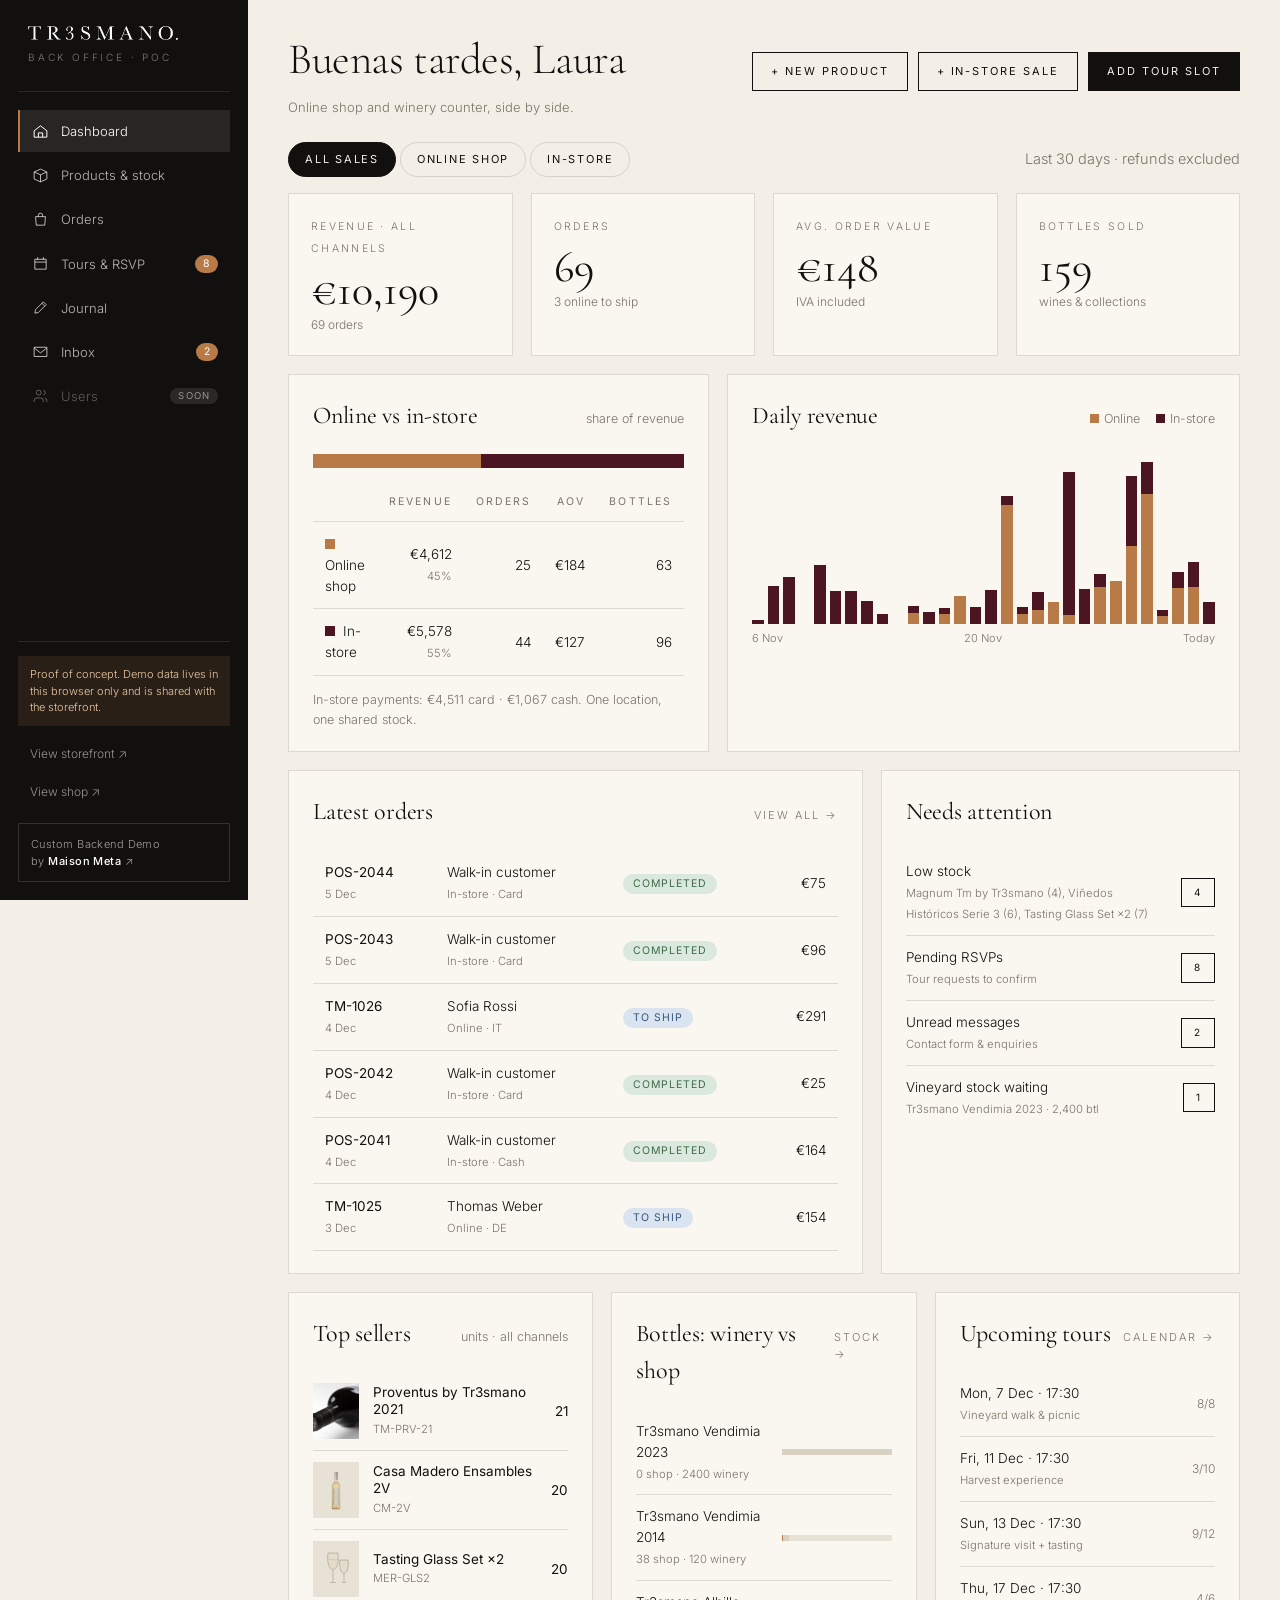
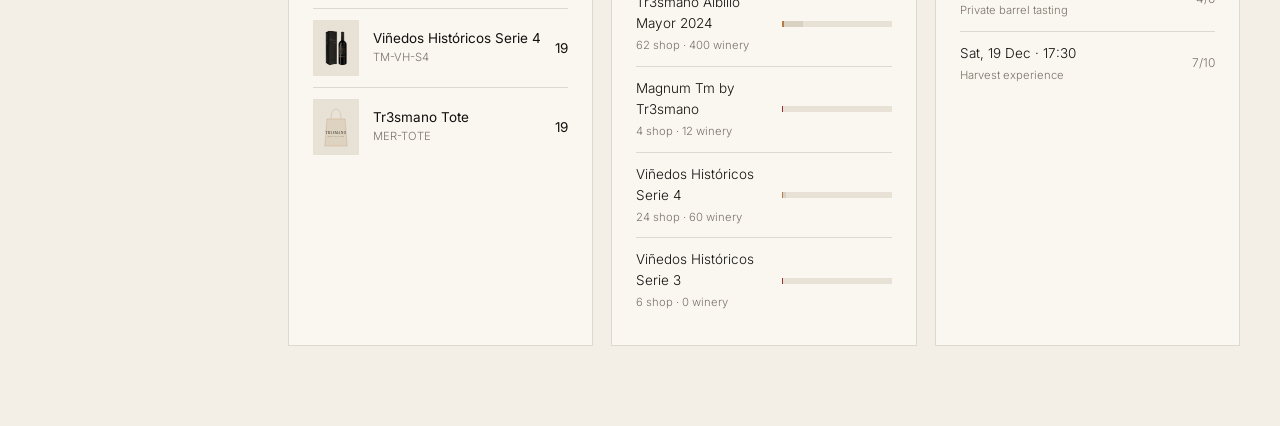
<file: admin/index.html>
<!doctype html>
<html lang="en"><head><meta charset="utf-8"><meta name="viewport" content="width=device-width,initial-scale=1"><meta name="robots" content="noindex,nofollow">
<title>Dashboard — TR3SMANO Admin</title><link rel="icon" href="../assets/logo_tr3smano-positivo.png">
<link href="https://fonts.googleapis.com/css2?family=Cormorant+Garamond:ital,wght@0,300;0,400;0,500;1,300&family=Inter:wght@300;400;500&display=swap" rel="stylesheet">
<link rel="stylesheet" href="admin.css?v=5"></head>
<body data-page="index" data-title="Buenas tardes, Laura" data-sub="Online shop and winery counter, side by side."><main id="main"></main>
<script src="../js/products.js?v=5"></script><script src="../js/db.js?v=5"></script><script src="admin.js?v=5"></script>
<script>
(function(){
  const {db,eur,esc,fdate,pill,thumb,$,D} = A, today = D.iso(new Date());
  let ch = 'all';
  A.acts('<a class="btn" href="products?new=1">+ New product</a><a class="btn" href="orders?sale=1">+ In-store sale</a><a class="btn solid" href="tours">Add tour slot</a>');
  const days = Array.from({length:30},(_,i)=>D.day(i-29));
  const seatsTaken = t => t.rsvps.filter(r=>r.status!=='declined').reduce((a,r)=>a+r.guests,0);
  const sum = (os, f) => os.reduce((a,o)=>a+f(o),0);
  const bottles = os => sum(os, o=>o.lines.reduce((b,l)=>{const p=A.productById(l.id);return b+(p&&D.isWine(p)?l.qty:0)},0));
  const pct = (a,b) => b ? Math.round(a/b*100) : 0;

  function draw(){
    const valid = db.orders.filter(o=>o.status!=='refunded');
    const on = valid.filter(o=>o.channel==='online'), off = valid.filter(o=>o.channel==='instore');
    const cur = ch==='all' ? valid : ch==='online' ? on : off;
    const rev = sum(cur,o=>o.total), n = cur.length;
    const R = { all:sum(valid,o=>o.total), on:sum(on,o=>o.total), off:sum(off,o=>o.total) };
    const dayRev = (os,d)=>sum(os.filter(o=>o.date===d),o=>o.total);
    const bars = days.map(d=>({d, on:ch==='instore'?0:dayRev(on,d), off:ch==='online'?0:dayRev(off,d)}));
    const max = Math.max(...bars.map(b=>b.on+b.off),1);
    const low = db.products.filter(p=>p.status==='active' && p.stock && p.stock.shop!=null && p.stock.shop<=8);
    const drafts = db.products.filter(p=>p.status==='draft' && p.stock && p.stock.cellar>0);
    const upcoming = db.tours.filter(t=>t.date>=today).sort((a,b)=>(a.date+a.time).localeCompare(b.date+b.time)).slice(0,5);
    const pend = db.tours.reduce((a,t)=>a+t.rsvps.filter(r=>r.status==='pending').length,0), unread = db.messages.filter(m=>m.status==='new').length;
    const units = {}; cur.forEach(o=>o.lines.forEach(l=>units[l.id]=(units[l.id]||0)+l.qty));
    const top = Object.entries(units).sort((a,b)=>b[1]-a[1]).slice(0,5).map(([id,q])=>[A.productById(id),q]).filter(x=>x[0]);
    const wines = db.products.filter(p=>D.isWine(p) && p.stock && p.stock.shop!=null), mx = Math.max(...wines.map(p=>A.totalStock(p)),1);
    const recent = db.orders.filter(o=>ch==='all'||o.channel===(ch==='online'?'online':'instore')).sort((a,b)=>(b.date+b.id).localeCompare(a.date+a.id)).slice(0,6);
    const cardPay = sum(off.filter(o=>/card/i.test(o.payment)),o=>o.total), cashPay = sum(off.filter(o=>/cash/i.test(o.payment)),o=>o.total);
    const label = {all:'all channels',online:'online',instore:'in-store'}[ch];

    $('#main').innerHTML = `
    <div class="toolbar"><div class="tabs" id="chTabs">${[['all','All sales'],['online','Online shop'],['instore','In-store']].map(t=>`<button data-c="${t[0]}" class="${ch===t[0]?'on':''}">${t[1]}</button>`).join('')}</div><span class="hint" style="margin-left:auto;color:var(--muted)">Last 30 days · refunds excluded</span></div>
    <div class="grid g4">
      <div class="card kpi"><small>Revenue · ${label}</small><b>${eur(rev)}</b><span>${n} orders</span></div>
      <div class="card kpi"><small>Orders</small><b>${n}</b><span>${ch==='instore'?'completed at the counter':db.orders.filter(o=>o.status==='paid').length+' online to ship'}</span></div>
      <div class="card kpi"><small>Avg. order value</small><b>${eur(Math.round(rev/Math.max(n,1)))}</b><span>${ch==='online'?'free shipping from €150':'IVA included'}</span></div>
      <div class="card kpi"><small>Bottles sold</small><b>${bottles(cur)}</b><span>wines &amp; collections</span></div>
    </div>

    <div class="grid" style="grid-template-columns:1.1fr 1.4fr;margin-top:18px" id="split">
      <div class="card"><div class="card-h"><h3>Online vs in-store</h3><span class="hint">share of revenue</span></div>
        <div style="display:flex;height:14px;margin:6px 0 16px"><i style="flex:${R.on||1};background:var(--copper)"></i><i style="flex:${R.off||1};background:var(--wine)"></i></div>
        <table class="tbl"><thead><tr><th></th><th class="r">Revenue</th><th class="r">Orders</th><th class="r">AOV</th><th class="r">Bottles</th></tr></thead><tbody>
          <tr><td><i style="display:inline-block;width:10px;height:10px;background:var(--copper);margin-right:8px"></i>Online shop</td><td class="r">${eur(R.on)} <small style="color:var(--muted)">${pct(R.on,R.all)}%</small></td><td class="r">${on.length}</td><td class="r">${eur(Math.round(R.on/Math.max(on.length,1)))}</td><td class="r">${bottles(on)}</td></tr>
          <tr><td><i style="display:inline-block;width:10px;height:10px;background:var(--wine);margin-right:8px"></i>In-store</td><td class="r">${eur(R.off)} <small style="color:var(--muted)">${pct(R.off,R.all)}%</small></td><td class="r">${off.length}</td><td class="r">${eur(Math.round(R.off/Math.max(off.length,1)))}</td><td class="r">${bottles(off)}</td></tr></tbody></table>
        <p class="hint" style="margin:14px 0 0;color:var(--muted)">In-store payments: ${eur(cardPay)} card · ${eur(cashPay)} cash. One location, one shared stock.</p></div>
      <div class="card"><div class="card-h"><h3>Daily revenue</h3><span class="hint"><i style="display:inline-block;width:9px;height:9px;background:var(--copper);margin-right:5px"></i>Online <i style="display:inline-block;width:9px;height:9px;background:var(--wine);margin:0 5px 0 12px"></i>In-store</span></div>
        <div class="chart" style="gap:4px">${bars.map(b=>`<div style="height:${Math.max(2,(b.on+b.off)/max*100)}%;background:none;display:flex;flex-direction:column-reverse" data-t="${fdate(b.d)} · online ${eur(b.on)} · in-store ${eur(b.off)}"><i style="flex:${b.on};background:var(--copper);min-height:${b.on?1:0}px"></i><i style="flex:${b.off};background:var(--wine);min-height:${b.off?1:0}px"></i></div>`).join('')}</div>
        <div class="chart-x"><span>${fdate(days[0])}</span><span>${fdate(days[14])}</span><span>Today</span></div></div>
    </div>

    <div class="grid g2" style="margin-top:18px">
      <div class="card"><div class="card-h"><h3>Latest orders</h3><a href="orders">View all →</a></div>
        <table class="tbl"><tbody>${recent.map(o=>`<tr class="click" onclick="location.href='orders?o=${o.id}'"><td><b style="font-weight:400">${o.id}</b><br><small style="color:var(--muted)">${fdate(o.date)}</small></td><td>${esc(o.name)}<br><small style="color:var(--muted)">${o.channel==='instore'?'In-store · '+esc(o.payment):'Online · '+esc(o.country)}</small></td><td>${pill(o.status,o.status==='paid'?'to ship':o.status)}</td><td class="r">${eur(o.total)}</td></tr>`).join('')}</tbody></table></div>
      <div class="card"><div class="card-h"><h3>Needs attention</h3></div><div class="list">
        <div><span>Low stock<br><small>${low.length?low.map(p=>esc(p.title+' '+(p.vintage||''))+' ('+p.stock.shop+')').slice(0,3).join(', '):'All good'}</small></span><a class="btn sm" href="products?filter=low">${low.length}</a></div>
        <div><span>Pending RSVPs<br><small>Tour requests to confirm</small></span><a class="btn sm" href="tours">${pend}</a></div>
        <div><span>Unread messages<br><small>Contact form &amp; enquiries</small></span><a class="btn sm" href="inbox">${unread}</a></div>
        <div><span>Vineyard stock waiting<br><small>${drafts.length?drafts.map(p=>esc(p.title)+' '+esc(p.vintage)+' · '+p.stock.cellar.toLocaleString()+' btl').join(', '):'Nothing in draft'}</small></span><a class="btn sm" href="products?filter=draft">${drafts.length}</a></div></div></div>
    </div>

    <div class="grid g3" style="margin-top:18px">
      <div class="card"><div class="card-h"><h3>Top sellers</h3><span class="hint">units · ${label}</span></div><div class="list">
        ${top.map(([p,q])=>`<div><span class="pcell">${thumb(p)}<span><b>${esc(p.title)} ${esc(p.vintage||'')}</b><small>${esc(p.sku)}</small></span></span><b style="font-weight:400">${q}</b></div>`).join('')}</div></div>
      <div class="card"><div class="card-h"><h3>Bottles: winery vs shop</h3><a href="products">Stock →</a></div><div class="list">
        ${wines.slice(0,6).map(p=>`<div style="display:grid;grid-template-columns:1fr 110px;gap:14px"><span>${esc(p.title)} ${esc(p.vintage||'')}<br><small>${p.stock.shop} shop · ${p.stock.cellar||0} winery</small></span>
          <div class="bar"><i style="width:${A.totalStock(p)/mx*100}%;background:var(--stone2)"></i><i style="width:${p.stock.shop/mx*100}%" class="${p.stock.shop<=8?'low':''}"></i></div></div>`).join('')}</div></div>
      <div class="card"><div class="card-h"><h3>Upcoming tours</h3><a href="tours">Calendar →</a></div><div class="list">
        ${upcoming.map(t=>`<div><span>${fdate(t.date,{weekday:'short',day:'numeric',month:'short'})} · ${t.time}<br><small>${esc(t.type)}</small></span><span class="seats">${seatsTaken(t)}/${t.capacity}</span></div>`).join('')||'<div class="empty">No tours scheduled</div>'}</div></div>
    </div>`;
    $('#chTabs').onclick = e => { const b=e.target.closest('[data-c]'); if(b){ ch=b.dataset.c; draw(); } };
  }
  draw();
  const st=document.createElement('style'); st.textContent='@media(max-width:1200px){#split{grid-template-columns:1fr!important}}'; document.head.append(st);
})();
</script></body></html>
</file>
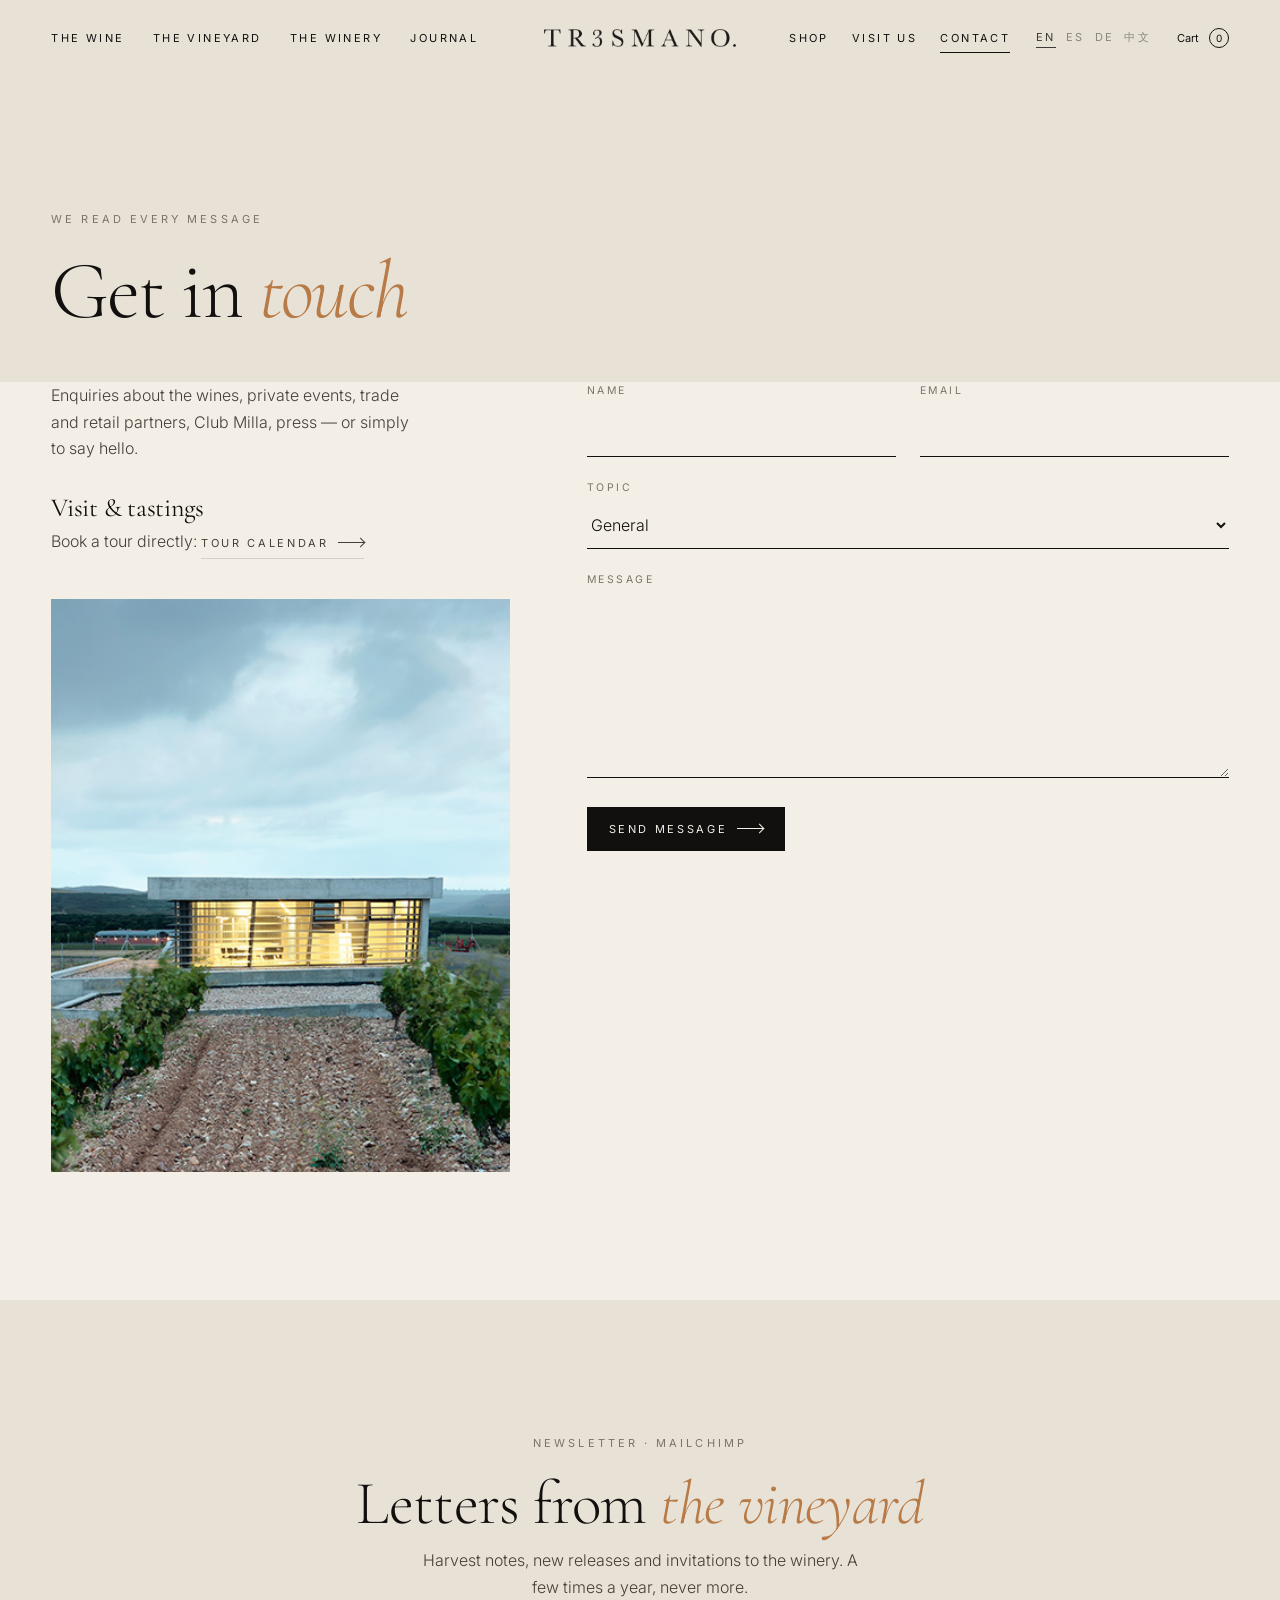
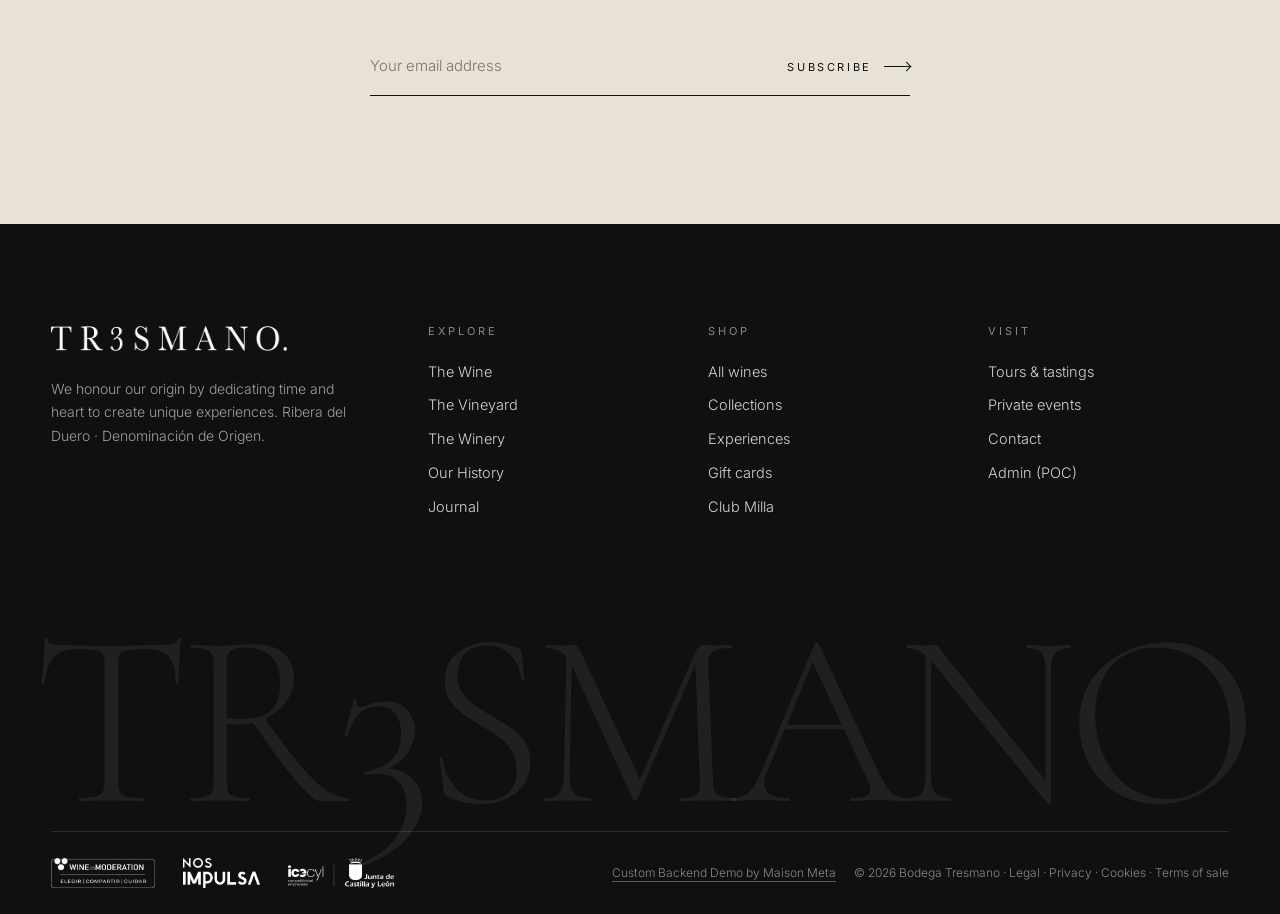
<file: contact.html>
<!doctype html>
<html lang="en">
<head>
<meta charset="utf-8"><meta name="robots" content="noindex,nofollow">
<meta name="viewport" content="width=device-width,initial-scale=1">
<title>Contact — TR3SMANO</title>
<link rel="icon" href="assets/logo_tr3smano-positivo.png">
<link rel="preconnect" href="https://fonts.googleapis.com"><link rel="preconnect" href="https://fonts.gstatic.com" crossorigin>
<link href="https://fonts.googleapis.com/css2?family=Cormorant+Garamond:ital,wght@0,300;0,400;0,500;1,300;1,400&family=Inter:wght@300;400&display=swap" rel="stylesheet">
<script>document.documentElement.classList.add('js')</script>
<link rel="stylesheet" href="css/styles.css?v=5">
<style>
.cgrid{display:grid;grid-template-columns:5fr 7fr;gap:clamp(30px,6vw,120px);padding-bottom:clamp(80px,10vw,150px)}
.cinfo p{color:#463f37;max-width:36ch;margin-bottom:34px}.cinfo h3{font-size:26px;margin-bottom:6px}
.cinfo .im{aspect-ratio:4/5;overflow:hidden;margin-top:40px}.cinfo .im img{width:100%;height:100%;object-fit:cover}
.fld{display:block;margin-bottom:22px}.fld span{display:block;font-size:10.5px;letter-spacing:.24em;text-transform:uppercase;color:var(--muted);margin-bottom:6px;font-weight:400}
.fld input,.fld select,.fld textarea{width:100%;font:inherit;font-size:16px;background:transparent;border:0;border-bottom:1px solid var(--ink);padding:12px 0;outline:none;border-radius:0;color:var(--ink);transition:border-color .3s}
.fld input:focus,.fld select:focus,.fld textarea:focus{border-color:var(--copper)}
.two{display:grid;grid-template-columns:1fr 1fr;gap:24px}
.ok{display:none;padding:50px 0}.ok h2{font-size:clamp(36px,4vw,60px);font-weight:300;margin:14px 0}
@media(max-width:860px){.cgrid{grid-template-columns:1fr}.two{grid-template-columns:1fr}}
</style>
</head>
<body data-page="contact" data-header="light">
<section class="page-hero" style="padding-bottom:clamp(30px,4vw,60px)"><div class="wrap"><span class="eyebrow" data-reveal>We read every message</span><h1 class="h-xl split">Get in <em>touch</em></h1></div></section>
<main class="wrap"><div class="cgrid">
  <aside class="cinfo" data-reveal><p>Enquiries about the wines, private events, trade and retail partners, Club Milla, press — or simply to say hello.</p>
    <h3>Visit &amp; tastings</h3><p style="margin-bottom:22px">Book a tour directly: <a class="link" href="tours">Tour calendar <span class="arrow"></span></a></p>
    <div class="im"><img class="lazy" loading="lazy" src="assets/img-bodega05.jpg" alt="Winery façade" width="522" height="506"></div></aside>
  <div><form id="cf"><div class="two"><label class="fld"><span>Name</span><input name="name" required></label><label class="fld"><span>Email</span><input type="email" name="email" required></label></div>
    <label class="fld"><span>Topic</span><select name="topic"><option>General</option><option>Order</option><option>Tours</option><option>Private event</option><option>Trade / retailer</option><option>Club Milla</option><option>Press</option></select></label>
    <label class="fld"><span>Message</span><textarea name="message" rows="6" required></textarea></label>
    <button class="btn btn--solid" type="submit">Send message <span class="arrow"></span></button></form>
    <div class="ok" id="ok"><span class="eyebrow">Thank you</span><h2>Message sent.</h2><p style="color:#463f37">We will reply by email shortly. (Demo: it is now in Admin → Inbox.)</p><p style="margin-top:26px"><a class="link" href="./">Back to home <span class="arrow"></span></a></p></div></div>
</div></main>
<div id="footer-mount"></div>
<script src="js/products.js?v=5"></script><script src="js/db.js?v=5"></script><script src="js/config.js?v=5"></script><script src="js/main.js?v=5"></script>
<script>
document.getElementById('cf').onsubmit = e => { e.preventDefault(); const f = new FormData(e.target);
  TM_DB.db.messages.push({ id:TM_DB.uid('m'), name:f.get('name'), email:f.get('email'), topic:f.get('topic'), message:f.get('message'), date:TM_DB.iso(new Date()), status:'new' }); TM_DB.save();
  e.target.style.display = 'none'; document.getElementById('ok').style.display = 'block'; };
</script>
</body></html>
</file>
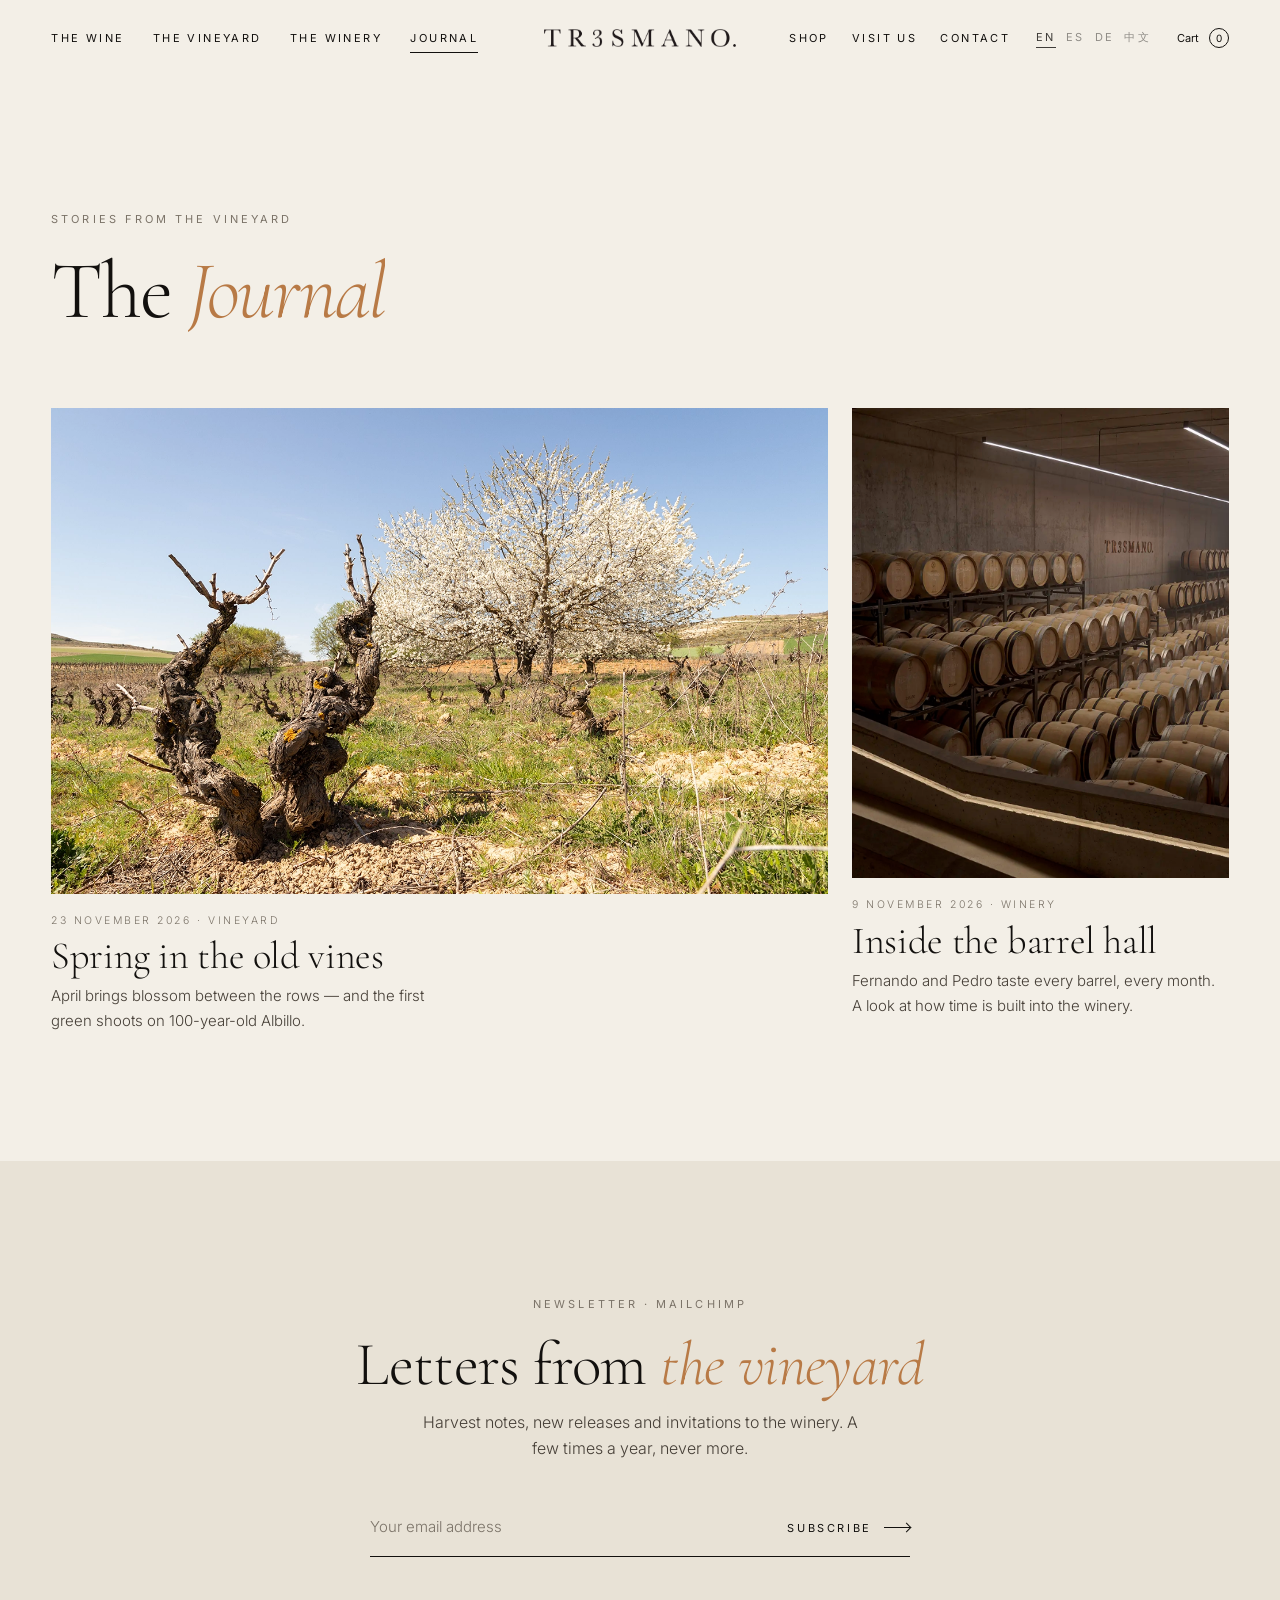
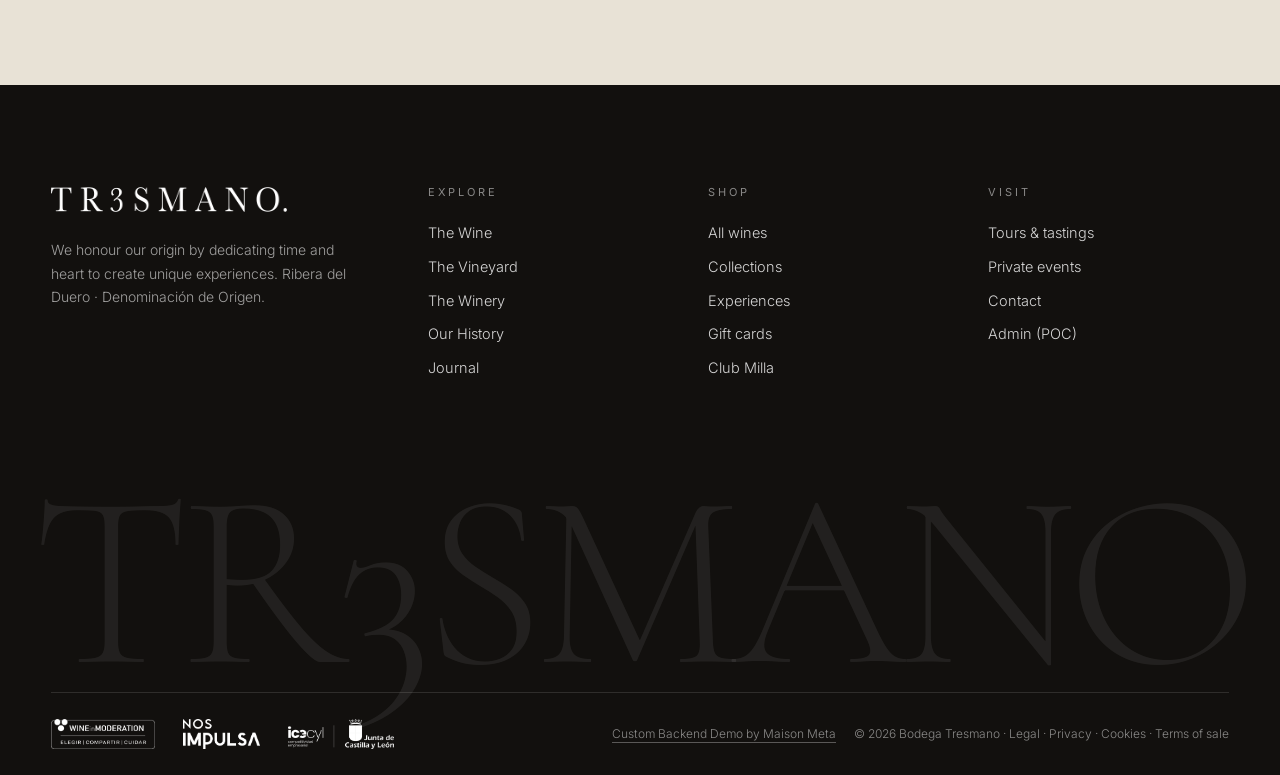
<file: journal.html>
<!doctype html>
<html lang="en">
<head>
<meta charset="utf-8"><meta name="robots" content="noindex,nofollow">
<meta name="viewport" content="width=device-width,initial-scale=1">
<title>Journal — TR3SMANO</title>
<link rel="icon" href="assets/logo_tr3smano-positivo.png">
<link rel="preconnect" href="https://fonts.googleapis.com"><link rel="preconnect" href="https://fonts.gstatic.com" crossorigin>
<link href="https://fonts.googleapis.com/css2?family=Cormorant+Garamond:ital,wght@0,300;0,400;0,500;1,300;1,400&family=Inter:wght@300;400&display=swap" rel="stylesheet">
<script>document.documentElement.classList.add('js')</script>
<link rel="stylesheet" href="css/styles.css?v=5">
<style>
.jgrid{display:grid;grid-template-columns:repeat(12,1fr);gap:clamp(24px,3vw,48px) 24px}
.jcard{grid-column:span 4;display:block}
.jcard:first-child{grid-column:span 8}.jcard:nth-child(2){grid-column:span 4}
.jcard .im{overflow:hidden;aspect-ratio:16/10;background:var(--stone)}.jcard:nth-child(2) .im{aspect-ratio:4/5}
.jcard img{width:100%;height:100%;object-fit:cover;transition:transform 1.5s var(--ease)}.jcard:hover img{transform:scale(1.05)}
.jcard small{display:block;margin-top:18px;font-size:10.5px;letter-spacing:.24em;text-transform:uppercase;color:var(--muted)}
.jcard h2{font-size:clamp(28px,3vw,46px);font-weight:300;margin:8px 0;line-height:1.02}.jcard p{color:#463f37;max-width:46ch;font-size:15px}
@media(max-width:900px){.jcard,.jcard:first-child,.jcard:nth-child(2){grid-column:1/-1}.jcard:nth-child(2) .im{aspect-ratio:16/10}}
.art{max-width:760px;margin:0 auto}.art h1{font-size:clamp(42px,6vw,92px);font-weight:300;line-height:.96;letter-spacing:-.02em;margin:18px 0 28px}
.art .lede{font-family:var(--serif);font-style:italic;font-size:clamp(22px,2.2vw,30px);color:#463f37;line-height:1.3;margin-bottom:40px}
.art .body p{font-size:18px;line-height:1.75;color:#2b2621;margin:0 0 24px}.art .body h3{font-size:clamp(30px,3vw,44px);font-weight:300;margin:48px 0 18px}
.hero-img{aspect-ratio:21/9;overflow:hidden;margin:0 0 clamp(40px,6vw,80px);background:var(--stone)}.hero-img img{width:100%;height:100%;object-fit:cover}
</style>
</head>
<body data-page="journal" data-header="light">
<div id="view"></div>
<div id="footer-mount"></div>
<script src="js/products.js?v=5"></script><script src="js/db.js?v=5"></script><script src="js/config.js?v=5"></script><script src="js/main.js?v=5"></script>
<script>
(function(){
  const db = TM_DB.db, slug = new URLSearchParams(location.search).get('p');
  const esc = s => String(s).replace(/[&<>"']/g, c => ({'&':'&amp;','<':'&lt;','>':'&gt;','"':'&quot;',"'":'&#39;'}[c]));
  const fd = d => new Date(d + 'T12:00:00').toLocaleDateString('en-GB', { day:'numeric', month:'long', year:'numeric' });
  const posts = db.posts.filter(p => p.status === 'published').sort((a, b) => b.date.localeCompare(a.date));
  const v = document.getElementById('view');
  const post = slug && posts.find(p => p.slug === slug);
  if (post) {
    document.title = post.title + ' — TR3SMANO';
    const body = esc(post.body).split(/\n{2,}/).map(b => b.startsWith('## ') ? `<h3>${b.slice(3)}</h3>` : `<p>${b.replace(/\n/g, '<br>')}</p>`).join('');
    v.innerHTML = `<div class="wrap" style="padding-top:calc(var(--header-h) + clamp(50px,8vw,120px))"><article class="art"><span class="eyebrow">${fd(post.date)}${post.tags.length ? ' · ' + post.tags.map(esc).join(', ') : ''}</span><h1 class="split">${esc(post.title)}</h1><p class="lede" data-reveal>${esc(post.excerpt)}</p></article>
      <figure class="hero-img" data-reveal="img"><img src="${post.cover}" alt=""></figure><div class="art"><div class="body" data-reveal>${body}</div><p style="margin:50px 0 clamp(60px,8vw,120px)"><a class="link" href="journal"><span class="arrow" style="transform:scaleX(-1)"></span> All stories</a></p></div></div>`;
  } else {
    v.innerHTML = `<section class="page-hero" style="background:var(--paper)"><div class="wrap"><span class="eyebrow" data-reveal>Stories from the vineyard</span><h1 class="h-xl split">The <em>Journal</em></h1></div></section>
      <main class="wrap" style="padding-bottom:clamp(80px,10vw,150px)"><div class="jgrid">${posts.map(p => `<a class="jcard" href="journal?p=${p.slug}" data-reveal><div class="im"><img class="lazy" loading="lazy" src="${p.cover}" alt=""></div><small>${fd(p.date)}${p.tags.length ? ' · ' + esc(p.tags[0]) : ''}</small><h2>${esc(p.title)}</h2><p>${esc(p.excerpt)}</p></a>`).join('') || '<p>No stories yet.</p>'}</div></main>`;
  }
  TM.hookLazy(v); TM.hookReveal(v);
})();
</script>
</body></html>
</file>
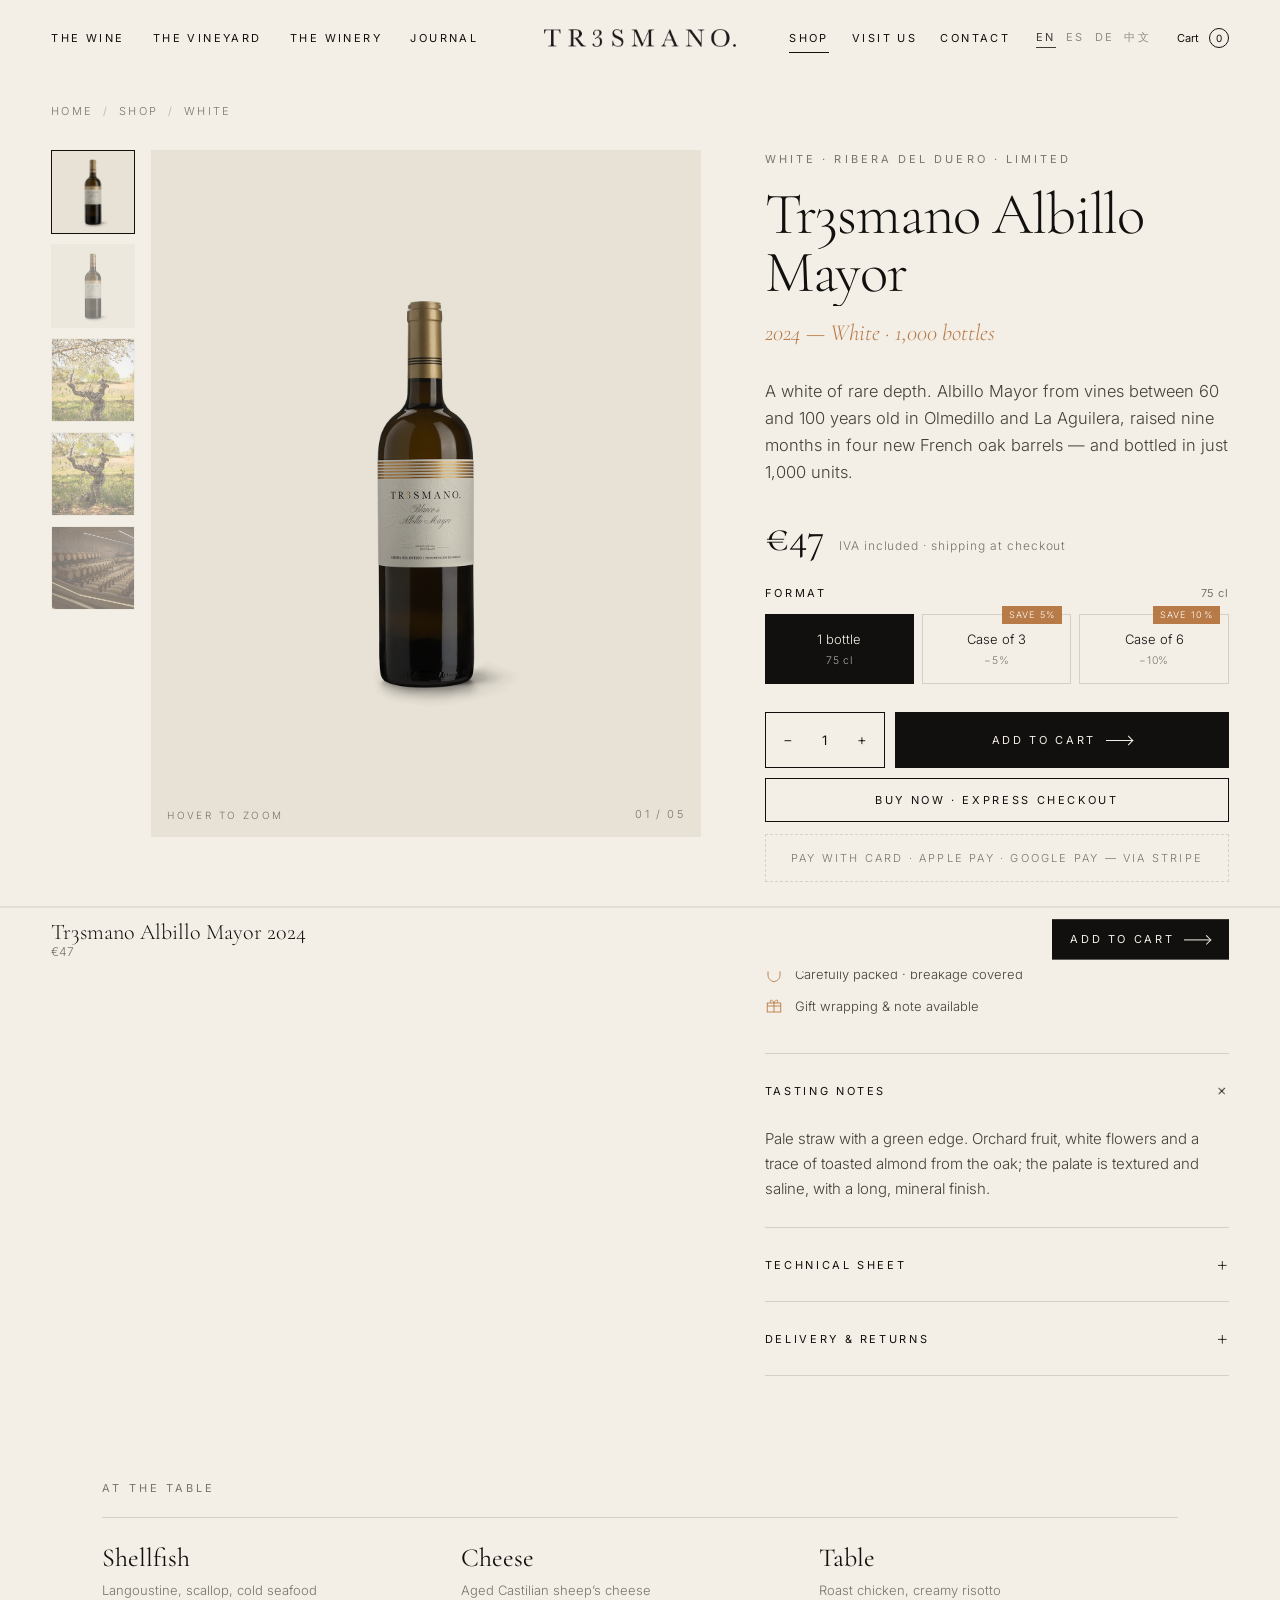
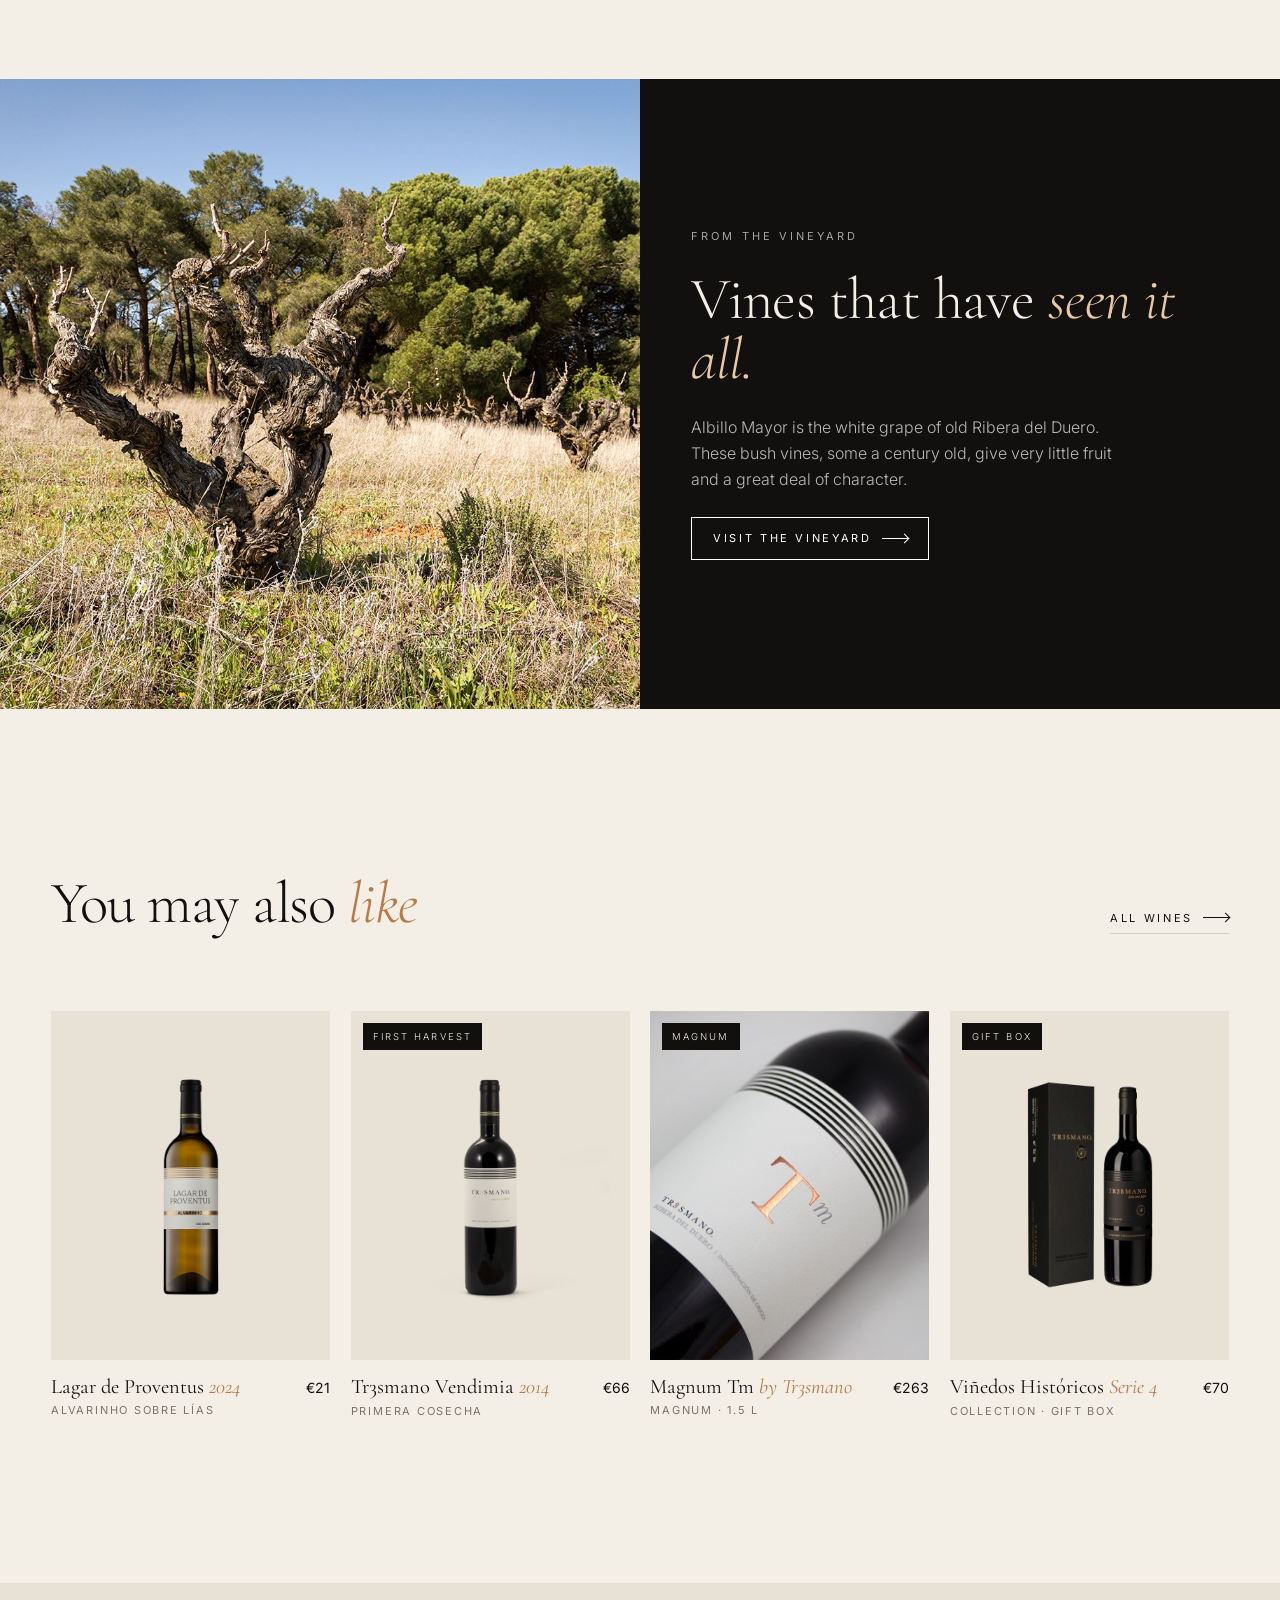
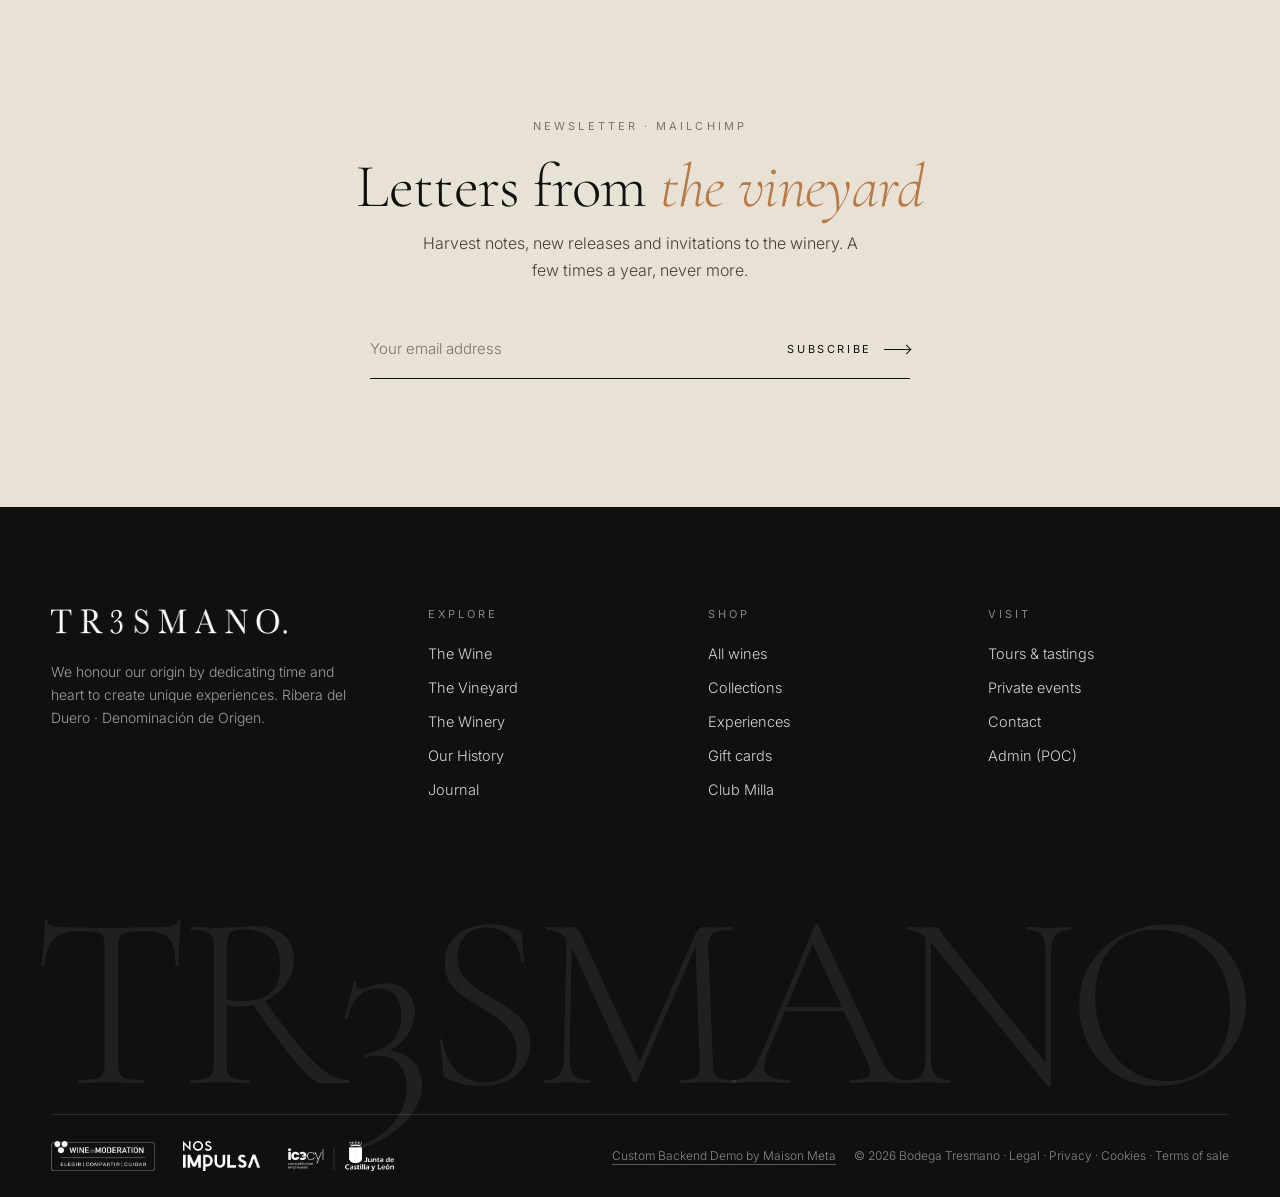
<file: product.html>
<!doctype html>
<html lang="en">
<head>
<meta charset="utf-8">
<meta name="robots" content="noindex,nofollow">
<meta name="viewport" content="width=device-width,initial-scale=1">
<title>Tr3smano Albillo Mayor 2024 — TR3SMANO</title>
<link rel="icon" href="assets/logo_tr3smano-positivo.png">
<link rel="preconnect" href="https://fonts.googleapis.com"><link rel="preconnect" href="https://fonts.gstatic.com" crossorigin>
<link href="https://fonts.googleapis.com/css2?family=Cormorant+Garamond:ital,wght@0,300;0,400;0,500;1,300;1,400&family=Inter:wght@300;400&display=swap" rel="stylesheet">
<script>document.documentElement.classList.add('js')</script>
<link rel="stylesheet" href="css/styles.css?v=5">
</head>
<body data-page="shop" data-header="light">

<div class="wrap">
  <nav class="crumbs" aria-label="Breadcrumb"><a href="./">Home</a><span>/</span><a href="shop">Shop</a><span>/</span><a id="crumbCat" href="shop">White</a></nav>
  <div class="pdp" id="pdp"></div>
</div>

<section class="story" id="story"></section>

<section class="sec">
  <div class="wrap">
    <div class="sec-head"><h2 class="h-l split">You may also <em>like</em></h2><a class="link" href="shop" data-reveal>All wines <span class="arrow"></span></a></div>
    <div class="pgrid" id="related"></div>
  </div>
</section>

<div class="sticky-atc" id="stickyAtc"><div class="n" id="stickyName"></div><button class="btn btn--solid" id="stickyBtn">Add to cart <span class="arrow"></span></button></div>

<div id="footer-mount"></div>

<script src="js/products.js?v=5"></script>
<script src="js/db.js?v=5"></script>
<script src="js/config.js?v=5"></script>
<script src="js/main.js?v=5"></script>
<script>
(function(){
  const P = window.PRODUCTS, V = window.VARIANTS;
  const handle = new URLSearchParams(location.search).get('p') || 'tr3smano-albillo-mayor-2024';
  const p = P.find(x => x.handle === handle) || P.find(x => x.id === 'albillo-2024');
  const isAlbillo = p.id === 'albillo-2024', wine = TM.isWine(p);
  const catName = (CATS.find(c => c[0] === p.cat) || [,'Shop'])[1];
  document.title = `${p.title} ${p.vintage||''} — TR3SMANO`;
  const cc = document.getElementById('crumbCat'); cc.textContent = catName; cc.href = 'shop?cat=' + p.cat;

  /* gallery */
  const gal = [{ src:p.img, contain:!p.imgCover }, { src:p.alt, contain:!p.altCover },
    ...['assets/IMG_2285.webp','assets/Cepa-Antigua-Tresmano.webp','assets/Bodega-Tr3smano_Barricas_Comp.webp'].map(src => ({ src, contain:false }))]
    .filter((g,i,a) => a.findIndex(x => x.src === g.src) === i);

  const copy = isAlbillo ? {
    lede:'A white of rare depth. Albillo Mayor from vines between 60 and 100 years old in Olmedillo and La Aguilera, raised nine months in four new French oak barrels — and bottled in just 1,000 units.',
    notes:'Pale straw with a green edge. Orchard fruit, white flowers and a trace of toasted almond from the oak; the palate is textured and saline, with a long, mineral finish.',
    facts:[['Grape','100% Albillo Mayor'],['Origin','Olmedillo & La Aguilera · Ribera del Duero D.O.'],['Vines','60 – 100 years old'],['Ageing','9 months · 4 new French oak barrels'],['Production','Limited to 1,000 bottles'],['Format','75 cl']],
    pair:[['Shellfish','Langoustine, scallop, cold seafood'],['Cheese','Aged Castilian sheep’s cheese'],['Table','Roast chicken, creamy risotto']]
  } : {
    lede:p.description||p.blurb,
    notes:wine?'Tasting notes for this wine will be added by the winemaker — this page shows how a full product sheet reads.':(p.description||p.blurb),
    facts:[['Producer','Bodega Tresmano'],['Region','Ribera del Duero D.O.'],['Format',wine?'75 cl':(p.cat==='experience'?'Experience':'Merchandise')],['Price',TM.fmt(p.price)+' · IVA incl.']],
    pair:[['Table','Slow-roast lamb, game'],['Cheese','Aged Castilian cheeses'],['Moment','A long dinner, an open fire']]
  };

  document.getElementById('pdp').innerHTML = `
  <div class="gallery" data-reveal="fade">
    <div class="thumbs" id="thumbs">${gal.map((g,i)=>`<button class="${i?'':'on'}" data-i="${i}" aria-label="Image ${i+1}"><img class="${g.contain?'contain':''}" src="${g.src}" alt="" loading="lazy"></button>`).join('')}</div>
    <div class="stage ph" id="stage"><img class="cur ${gal[0].contain?'':'cover'}" src="${gal[0].src}" alt="${p.title} ${p.vintage||''}" fetchpriority="high"><span class="hint">Hover to zoom</span><span class="count" id="count">01 / 0${gal.length}</span></div>
  </div>
  <div class="buy">
    <span class="eyebrow" data-reveal>${catName} · Ribera del Duero${p.badge?' · '+p.badge:''}</span>
    <h1 class="split">${p.title}</h1>
    <div class="vint" data-reveal>${[p.vintage,p.sub].filter(Boolean).join(' — ')}</div>
    <p class="lede" data-reveal>${copy.lede}</p>
    <div class="price-row" data-reveal><b id="price">${TM.fmt(p.price)}</b><small id="perBottle">IVA included · shipping at checkout</small></div>
    ${wine?`<div class="opt-label">Format <span id="optHint">75 cl</span></div>
    <div class="opts" id="opts">${Object.entries(V).map(([k,v],i)=>`<button class="opt ${i?'':'on'}" data-v="${k}">${v.off?`<span class="save">Save ${v.off*100}%</span>`:''}${v.label}<small>${v.sub}</small></button>`).join('')}</div>`:''}
    <div class="buy-row" id="buyRow">
      <div class="qty"><button id="qm" aria-label="Less">−</button><span id="qv">1</span><button id="qp" aria-label="More">+</button></div>
      <button class="btn btn--solid" id="addBtn">Add to cart <span class="arrow"></span></button>
    </div>
    <button class="btn btn--block" id="buyNow" style="margin-top:10px">Buy now · express checkout</button>
    <div class="fp">Pay with card · Apple Pay · Google Pay — via Stripe</div>
    <div class="buy-note">
      <div><svg viewBox="0 0 24 24"><path d="M3 7h11v9H3zM14 10h4l3 3v3h-7"/><circle cx="7" cy="17.5" r="1.5"/><circle cx="17" cy="17.5" r="1.5"/></svg>Free shipping from €150 · dispatched in 24–48 h</div>
      <div><svg viewBox="0 0 24 24"><path d="M12 3l8 3v6c0 5-3.5 8-8 9-4.5-1-8-4-8-9V6z"/></svg>Carefully packed · breakage covered</div>
      <div><svg viewBox="0 0 24 24"><rect x="3" y="8" width="18" height="12"/><path d="M12 8v12M3 12h18M8 8c-3-4 2-6 4 0 2-6 7-4 4 0"/></svg>Gift wrapping &amp; note available</div>
    </div>
    <div class="acc">
      <details open><summary>${wine?'Tasting notes':'Details'}</summary><div class="in">${copy.notes}</div></details>
      <details><summary>Technical sheet</summary><div class="in"><dl>${copy.facts.map(f=>`<dt>${f[0]}</dt><dd>${f[1]}</dd>`).join('')}</dl></div></details>
      <details><summary>Delivery &amp; returns</summary><div class="in">Delivery to Spain and the EU. Orders placed before 14:00 ship the next working day. Wines must be received by an adult over 18 — please drink responsibly.</div></details>
    </div>
  </div>`;

  /* story + pairings */
  document.getElementById('story').innerHTML = `
    <div class="i" data-reveal="img"><img class="lazy" loading="lazy" src="${isAlbillo?'assets/IMG_2223.webp':'assets/Vinedos-Tresmano-3.webp'}" alt="Old vines at Tresmano" width="1350" height="900"></div>
    <div class="t"><span class="eyebrow light" data-reveal>From the vineyard</span><h2 class="split">Vines that have <em>seen it all.</em></h2>
    <p data-reveal>${isAlbillo?'Albillo Mayor is the white grape of old Ribera del Duero. These bush vines, some a century old, give very little fruit and a great deal of character.':'Every Tresmano wine begins in the same place: old vines, patient hands and a landscape that does most of the talking.'}</p>
    <a class="btn btn--light" href="./#vineyard" data-reveal>Visit the vineyard <span class="arrow"></span></a></div>`;
  if (wine) document.querySelector('.pdp').insertAdjacentHTML('afterend', `<div class="wrap" style="padding-bottom:clamp(40px,6vw,90px)"><div class="eyebrow" style="margin-top:0" data-reveal>At the table</div><div class="pair" style="margin-top:20px" data-reveal>${copy.pair.map(x=>`<div><b>${x[0]}</b><small>${x[1]}</small></div>`).join('')}</div></div>`);

  /* related */
  const rel = document.getElementById('related');
  P.filter(x => x.id !== p.id).sort((a,b) => (b.cat===p.cat) - (a.cat===p.cat)).slice(0,4).forEach((x,i)=> rel.insertAdjacentHTML('beforeend', TM.card(x,i)));

  /* gallery behaviour */
  const stage = document.getElementById('stage'), thumbs = document.getElementById('thumbs'); let cur = 0;
  function show(i){
    if (i===cur) return; cur = i; const g = gal[i], old = stage.querySelector('img.cur');
    const n = document.createElement('img'); n.src = g.src; n.alt = ''; n.className = 'cur out ' + (g.contain?'':'cover');
    stage.insertBefore(n, stage.firstChild); old.classList.remove('cur'); old.classList.add('out');
    requestAnimationFrame(()=>requestAnimationFrame(()=>{ n.classList.remove('out'); }));
    setTimeout(()=>old.remove(), 700);
    [...thumbs.children].forEach((b,k)=>b.classList.toggle('on',k===i));
    document.getElementById('count').textContent = `0${i+1} / 0${gal.length}`;
  }
  thumbs.addEventListener('click', e => { const b = e.target.closest('[data-i]'); if (b) show(+b.dataset.i); });
  stage.addEventListener('mousemove', e => { const r = stage.getBoundingClientRect(); stage.style.setProperty('--ox', ((e.clientX-r.left)/r.width*100)+'%'); stage.style.setProperty('--oy', ((e.clientY-r.top)/r.height*100)+'%'); });
  stage.addEventListener('mouseenter', () => stage.classList.add('zoom')); stage.addEventListener('mouseleave', () => stage.classList.remove('zoom'));
  stage.classList.add('done'); stage.firstChild.addEventListener('load', () => stage.classList.remove('ph'));

  /* purchase */
  let variant = 'x1', qty = 1;
  const priceEl = document.getElementById('price'), per = document.getElementById('perBottle');
  function upd(){
    const u = TM.unit(p, variant) * qty; priceEl.textContent = TM.fmt(u);
    if (wine && V[variant].n > 1) per.textContent = `${TM.fmt(TM.unit(p,variant)/V[variant].n)} per bottle · IVA included`;
    else per.textContent = 'IVA included · shipping at checkout';
    document.getElementById('qv').textContent = qty;
    document.getElementById('stickyName').innerHTML = `${p.title} ${p.vintage||''}<small>${TM.fmt(u)}</small>`;
  }
  document.getElementById('qm').onclick = () => { qty = Math.max(1, qty-1); upd(); };
  document.getElementById('qp').onclick = () => { qty = Math.min(24, qty+1); upd(); };
  const opts = document.getElementById('opts');
  if (opts) opts.addEventListener('click', e => { const b = e.target.closest('[data-v]'); if(!b) return; variant = b.dataset.v; [...opts.children].forEach(c=>c.classList.toggle('on',c===b)); document.getElementById('optHint').textContent = V[variant].n>1 ? `${V[variant].n} × 75 cl` : '75 cl'; upd(); });
  const addIt = () => TM.add(p.id, variant, qty);
  document.getElementById('addBtn').onclick = addIt; document.getElementById('stickyBtn').onclick = addIt;
  document.getElementById('buyNow').onclick = () => window.TM_CHECKOUT([{ id:p.id, variant, qty, unit:TM.unit(p,variant), title:p.title }]);
  upd();
  const sticky = document.getElementById('stickyAtc');
  new IntersectionObserver(([e]) => sticky.classList.toggle('show', !e.isIntersecting && e.boundingClientRect.top < 0)).observe(document.getElementById('buyRow'));

  TM.hookLazy(); TM.hookReveal();
})();
</script>
</body>
</html>
</file>
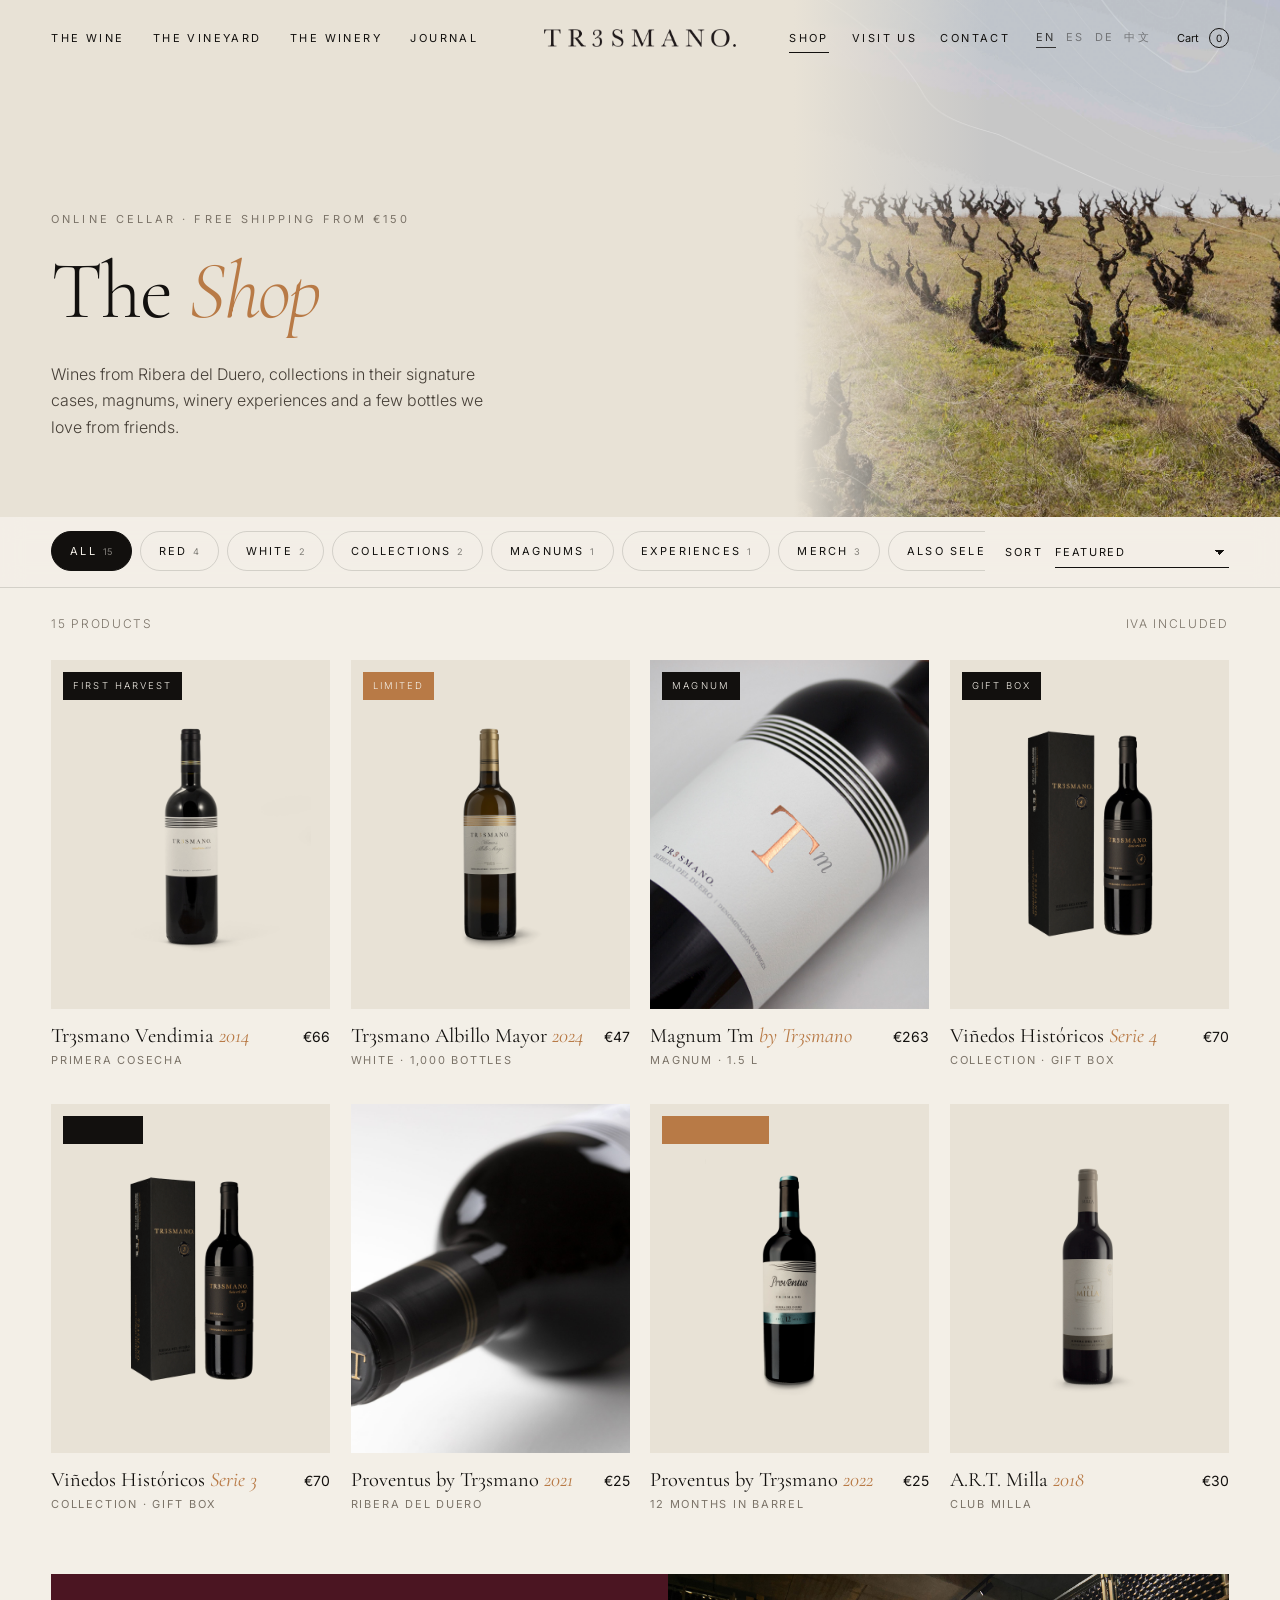
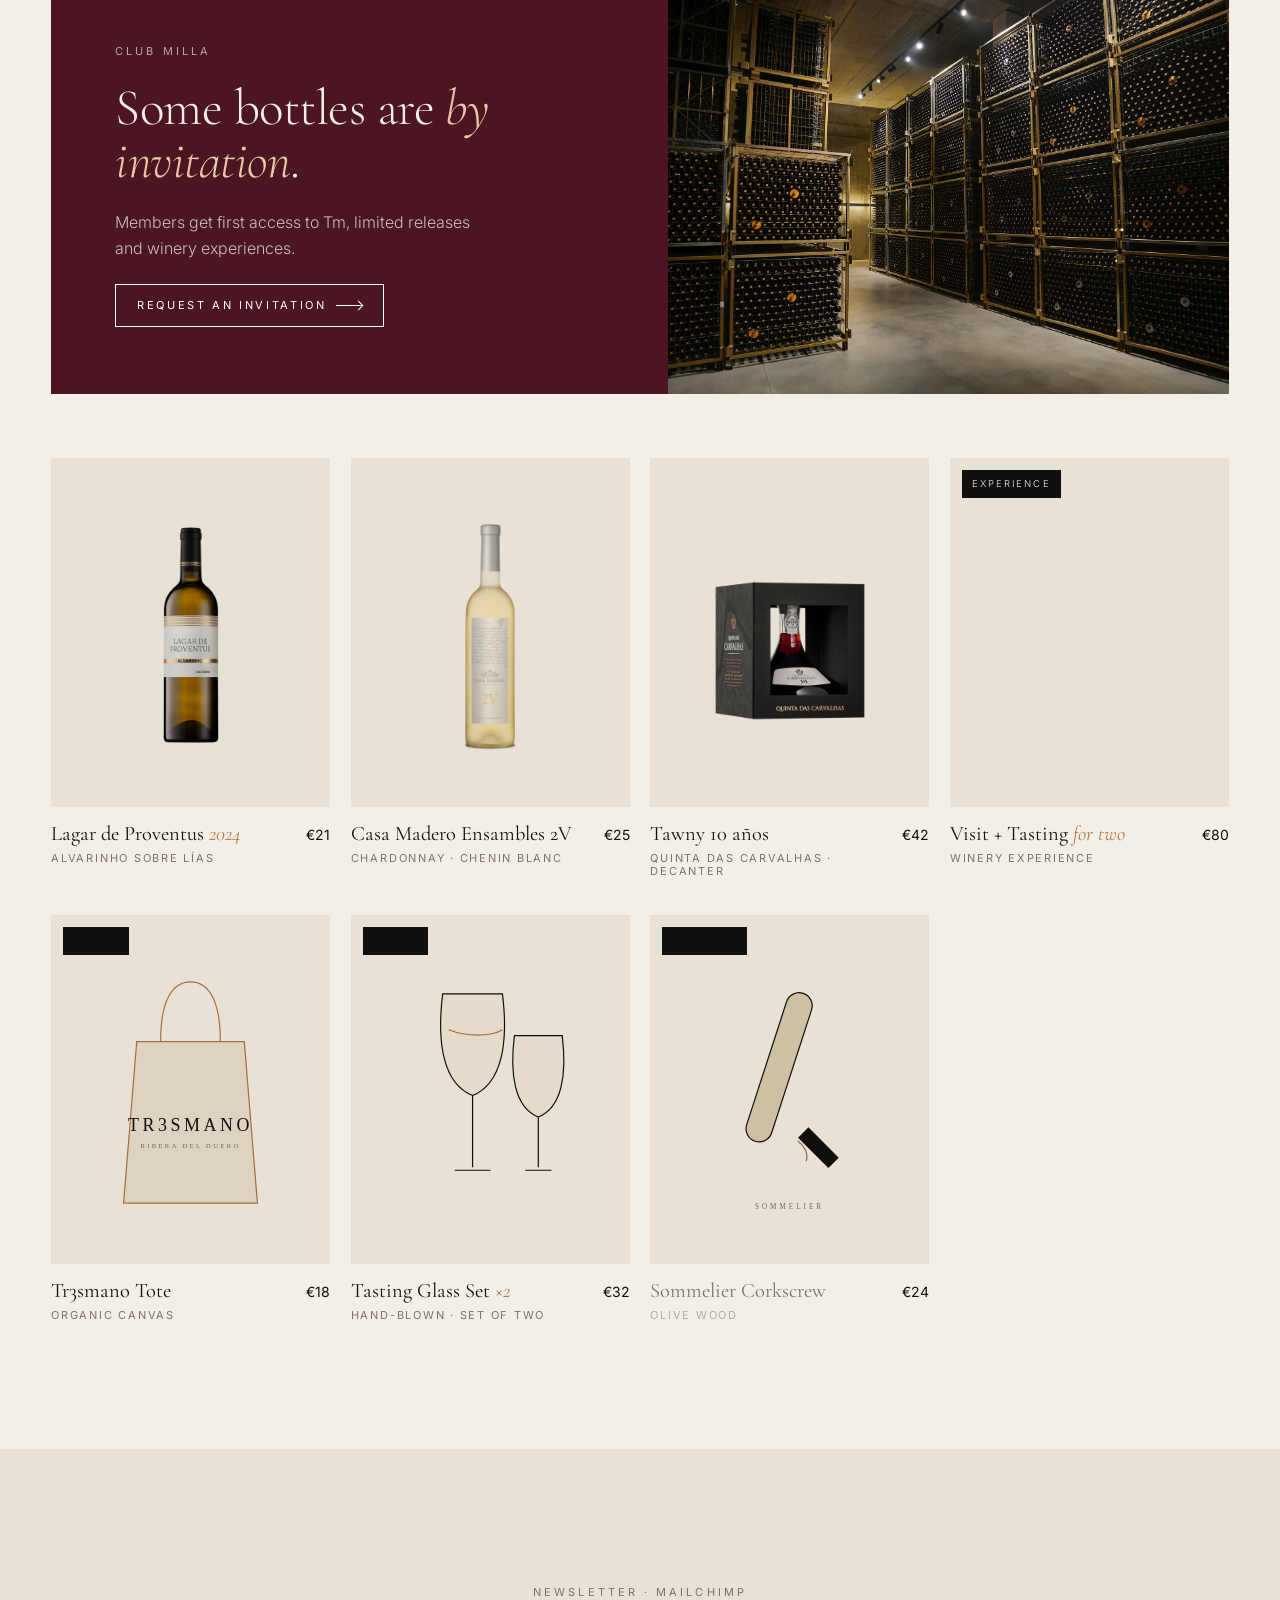
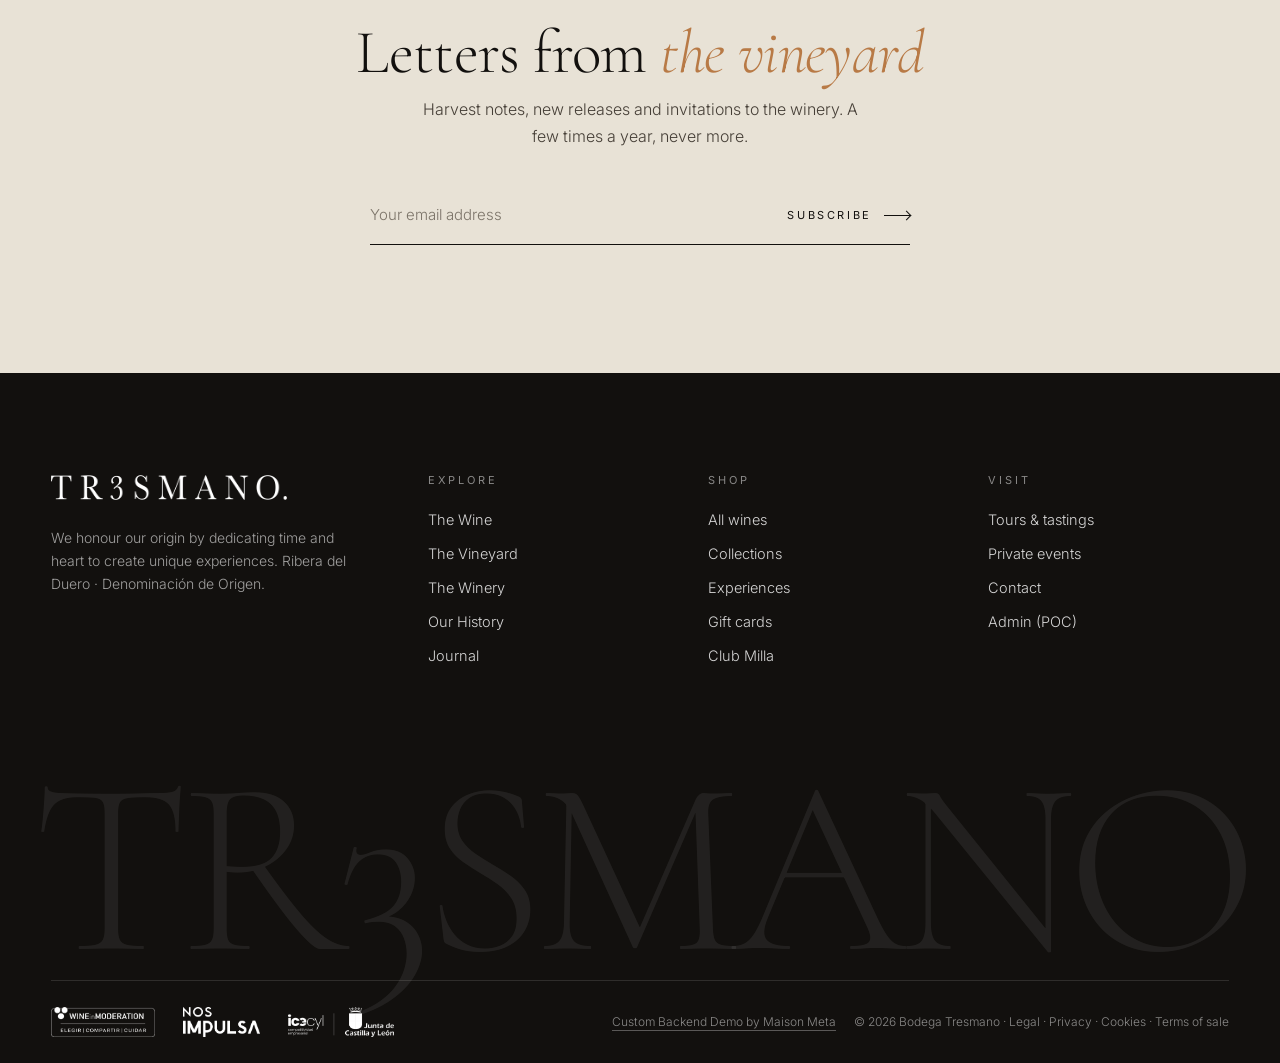
<file: shop.html>
<!doctype html>
<html lang="en">
<head>
<meta charset="utf-8">
<meta name="robots" content="noindex,nofollow">
<meta name="viewport" content="width=device-width,initial-scale=1">
<title>Shop — TR3SMANO</title>
<link rel="icon" href="assets/logo_tr3smano-positivo.png">
<link rel="preconnect" href="https://fonts.googleapis.com"><link rel="preconnect" href="https://fonts.gstatic.com" crossorigin>
<link href="https://fonts.googleapis.com/css2?family=Cormorant+Garamond:ital,wght@0,300;0,400;0,500;1,300;1,400&family=Inter:wght@300;400&display=swap" rel="stylesheet">
<script>document.documentElement.classList.add('js')</script>
<link rel="stylesheet" href="css/styles.css?v=5">
</head>
<body data-page="shop" data-header="light">

<section class="page-hero">
  <div class="ph-img"><img src="assets/Vinedos-Tresmano-3.webp" alt="" width="1920" height="1058"></div>
  <div class="wrap">
    <span class="eyebrow" data-reveal>Online cellar · Free shipping from €150</span>
    <h1 class="h-xl split">The <em>Shop</em></h1>
    <p data-reveal>Wines from Ribera del Duero, collections in their signature cases, magnums, winery experiences and a few bottles we love from friends.</p>
  </div>
</section>

<div class="toolbar">
  <div class="wrap">
    <div class="chips" id="chips" role="tablist" aria-label="Filter"></div>
    <label class="sort">Sort
      <select id="sort"><option value="featured">Featured</option><option value="price-asc">Price — low to high</option><option value="price-desc">Price — high to low</option><option value="name">Name A–Z</option></select>
    </label>
  </div>
</div>

<main class="shop-body">
  <div class="wrap">
    <div class="shop-meta"><span id="count"></span><span>IVA included</span></div>
    <div class="pgrid" id="grid"></div>
  </div>
</main>

<div id="footer-mount"></div>

<script src="js/products.js?v=5"></script>
<script src="js/db.js?v=5"></script>
<script src="js/config.js?v=5"></script>
<script src="js/main.js?v=5"></script>
<script>
(function(){
  const P = window.PRODUCTS, grid = document.getElementById('grid'), chips = document.getElementById('chips');
  let cat = new URLSearchParams(location.search).get('cat') || 'all';
  if (!CATS.some(c => c[0] === cat)) cat = 'all';
  const sorters = { featured:()=>0, 'price-asc':(a,b)=>a.price-b.price, 'price-desc':(a,b)=>b.price-a.price, name:(a,b)=>a.title.localeCompare(b.title) };
  const editorial = `<aside class="editorial-break" data-reveal>
      <div class="t"><span class="eyebrow light">Club Milla</span><h3>Some bottles are <em>by invitation</em>.</h3><p>Members get first access to Tm, limited releases and winery experiences.</p><a class="btn btn--light" href="./#visit">Request an invitation <span class="arrow"></span></a></div>
      <div class="i"><img class="lazy" loading="lazy" src="assets/Bodega-Tr3smano_Botellero_Comp.jpg" alt="Bottle library" width="1920" height="1280"></div>
    </aside>`;
  function drawChips(){
    chips.innerHTML = CATS.map(([k,l]) => { const n = k==='all'?P.length:P.filter(p=>p.cat===k).length; return `<button class="chip ${k===cat?'on':''}" data-c="${k}" role="tab" aria-selected="${k===cat}">${l}<small>${n}</small></button>`; }).join('');
  }
  function draw(){
    const sort = document.getElementById('sort').value;
    const list = P.filter(p => cat==='all' || p.cat===cat).slice().sort(sorters[sort]);
    grid.innerHTML = list.map((p,i) => TM.card(p,i)).join('') || '<div class="empty">Nothing in this category yet.</div>';
    if (cat==='all' && sort==='featured' && list.length>8) grid.children[7].insertAdjacentHTML('afterend', editorial);
    document.getElementById('count').textContent = `${list.length} ${list.length===1?'product':'products'}`;
    TM.hookLazy(grid); TM.hookReveal(grid); drawChips();
  }
  chips.addEventListener('click', e => { const b = e.target.closest('[data-c]'); if(!b) return; cat = b.dataset.c; history.replaceState(null,'', cat==='all'?'shop':'?cat='+cat); draw(); });
  document.getElementById('sort').onchange = draw;
  draw();
})();
</script>
</body>
</html>
</file>
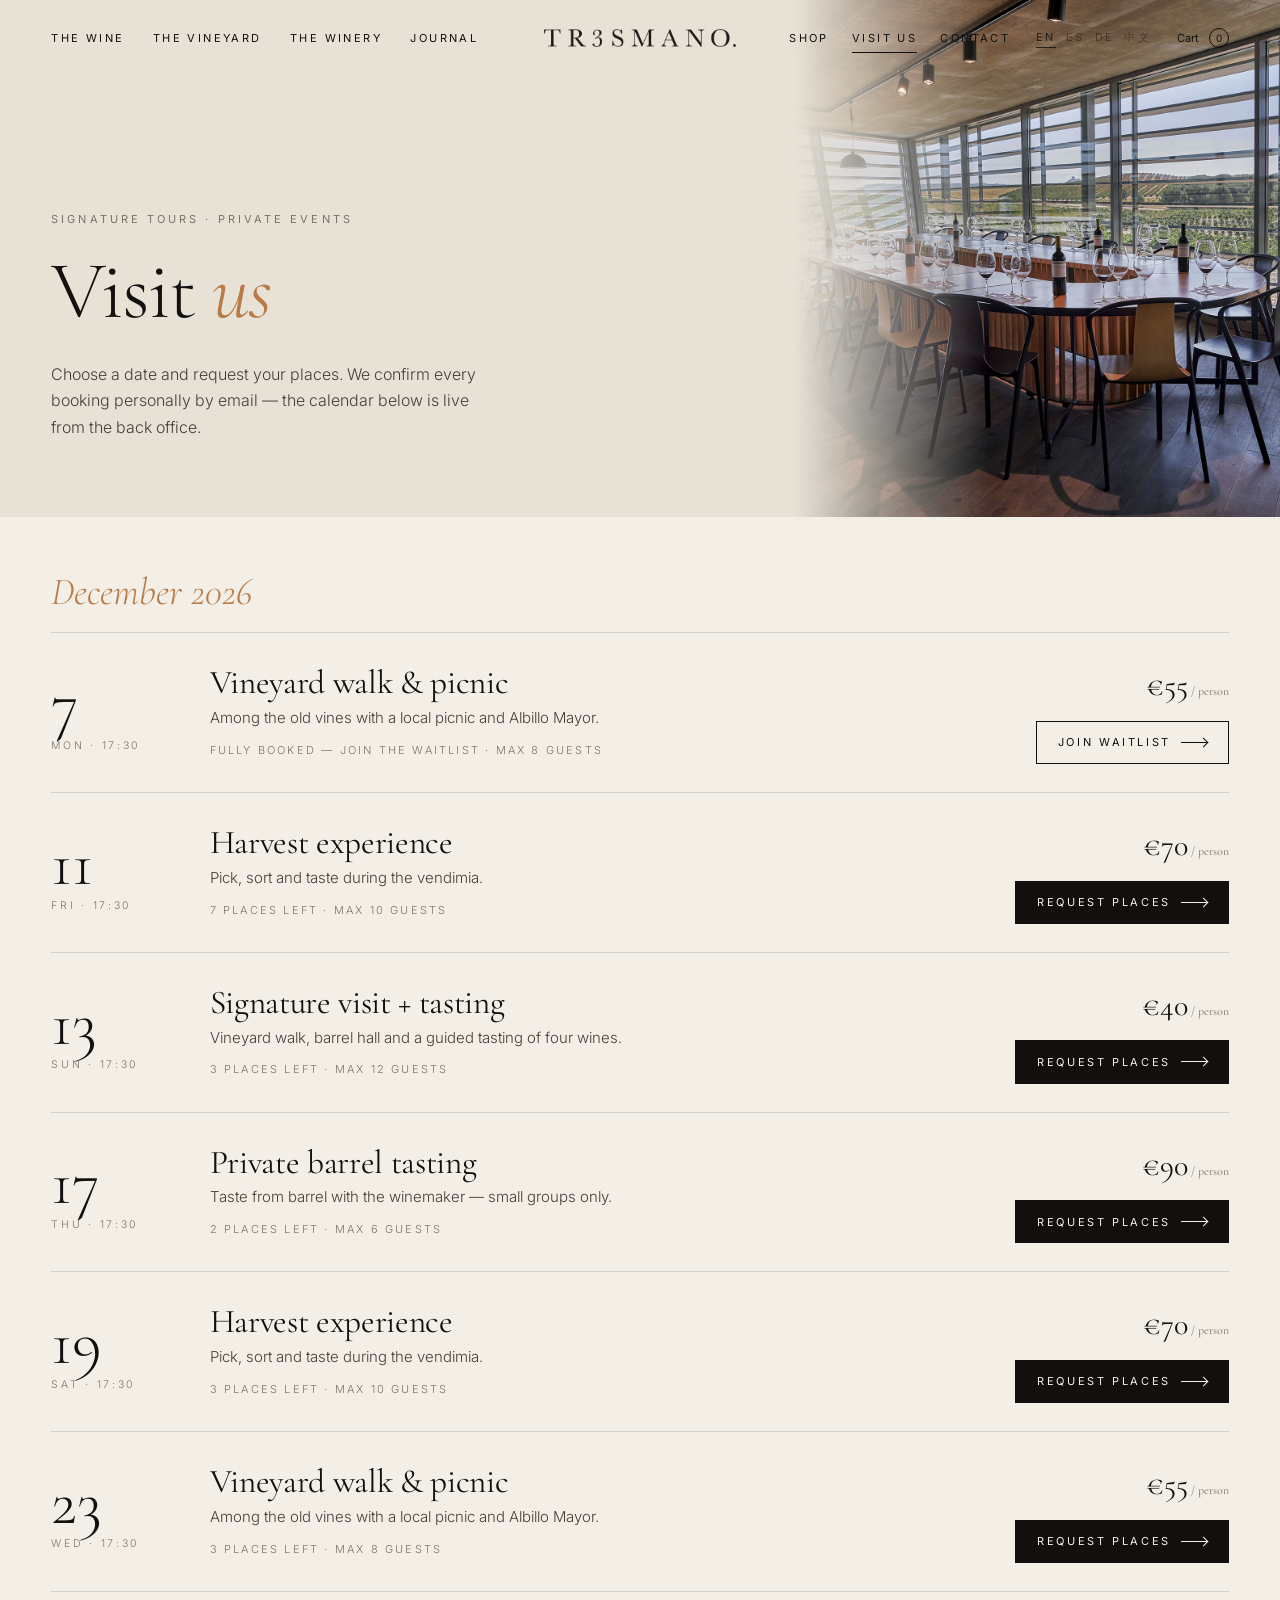
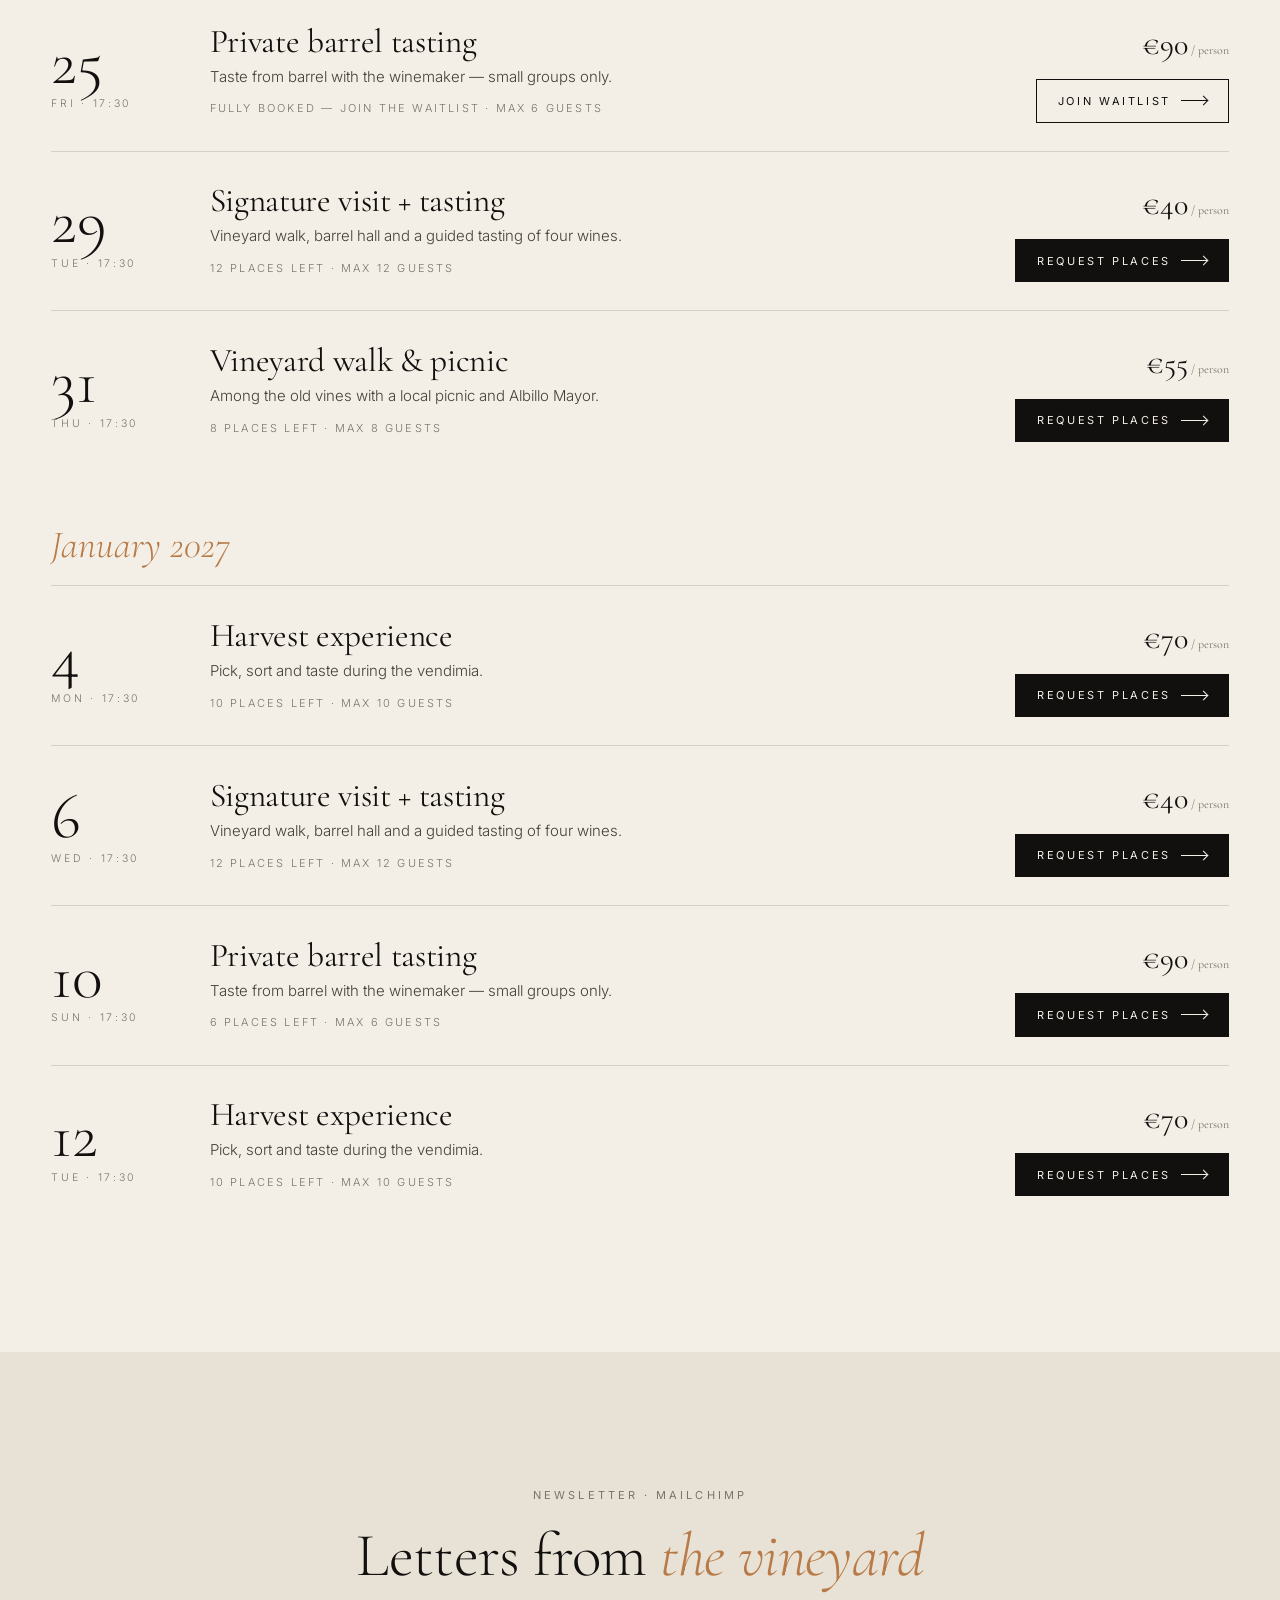
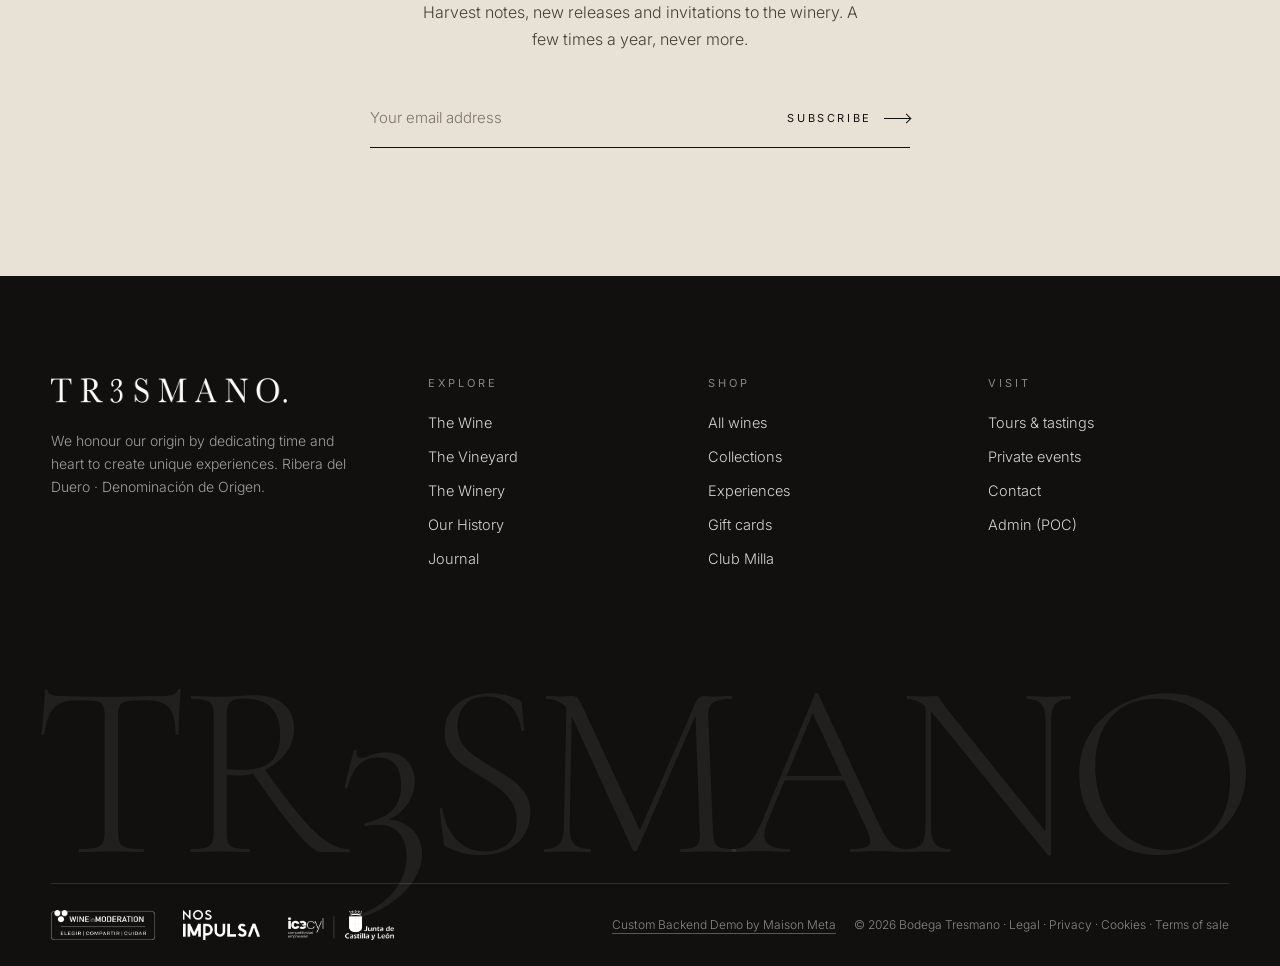
<file: tours.html>
<!doctype html>
<html lang="en">
<head>
<meta charset="utf-8"><meta name="robots" content="noindex,nofollow">
<meta name="viewport" content="width=device-width,initial-scale=1">
<title>Visit us — TR3SMANO</title>
<link rel="icon" href="assets/logo_tr3smano-positivo.png">
<link rel="preconnect" href="https://fonts.googleapis.com"><link rel="preconnect" href="https://fonts.gstatic.com" crossorigin>
<link href="https://fonts.googleapis.com/css2?family=Cormorant+Garamond:ital,wght@0,300;0,400;0,500;1,300;1,400&family=Inter:wght@300;400&display=swap" rel="stylesheet">
<script>document.documentElement.classList.add('js')</script>
<link rel="stylesheet" href="css/styles.css?v=5">
<style>
.slot{display:grid;grid-template-columns:120px 1fr auto;gap:clamp(18px,3vw,48px);align-items:center;padding:28px 0;border-top:1px solid var(--line);transition:background .4s}
.slot:hover{background:rgba(255,255,255,.4)}
.slot .dt{font-family:var(--serif);font-size:clamp(44px,5vw,72px);line-height:.9;font-weight:300}.slot .dt small{display:block;font-family:var(--sans);font-size:10.5px;letter-spacing:.26em;text-transform:uppercase;color:var(--muted);margin-top:8px}
.slot h3{font-size:clamp(26px,2.6vw,38px);font-weight:400;margin-bottom:6px}.slot p{color:#463f37;max-width:54ch;font-size:15px}
.slot .meta{font-size:11px;letter-spacing:.2em;text-transform:uppercase;color:var(--muted);margin-top:10px}
.slot .go{text-align:right;display:grid;gap:10px;justify-items:end}.slot .go b{font-family:var(--serif);font-weight:400;font-size:30px}.slot .go small{color:var(--muted);font-size:12px}
@media(max-width:760px){.slot{grid-template-columns:80px 1fr}.slot .go{grid-column:1/-1;justify-items:start;text-align:left}}
.month{font-family:var(--serif);font-style:italic;font-size:clamp(28px,3vw,44px);color:var(--copper);padding:44px 0 8px}
.mbg{position:fixed;inset:0;background:rgba(10,8,6,.55);z-index:300;opacity:0;visibility:hidden;transition:opacity .4s,visibility .4s}
.mdl{position:fixed;left:50%;top:50%;transform:translate(-50%,-46%);width:min(520px,calc(100vw - 28px));max-height:92vh;overflow:auto;background:var(--paper);z-index:310;padding:34px;opacity:0;visibility:hidden;transition:all .5s var(--ease)}
.on.mbg{opacity:1;visibility:visible}.on.mdl{opacity:1;visibility:visible;transform:translate(-50%,-50%)}
.mdl h2{font-size:38px;font-weight:300;margin:10px 0 4px}.mdl .sub{color:var(--muted);font-size:14px;margin-bottom:20px}
.fld{display:block;margin-bottom:14px}.fld span{display:block;font-size:10.5px;letter-spacing:.22em;text-transform:uppercase;color:var(--muted);margin-bottom:6px;font-weight:400}
.fld input,.fld select,.fld textarea{width:100%;font:inherit;background:#fff;border:1px solid var(--line);padding:13px 14px;outline:none;border-radius:0;color:var(--ink)}.fld input:focus,.fld select:focus,.fld textarea:focus{border-color:var(--ink)}
.two{display:grid;grid-template-columns:1fr 1fr;gap:12px}
.done{text-align:center;padding:20px 0}.done h2{margin-bottom:12px}
</style>
</head>
<body data-page="visit" data-header="light">
<section class="page-hero">
  <div class="ph-img"><img src="assets/Bodega-Tr3smano_Catas2_Comp.jpg" alt="" width="1920" height="1280"></div>
  <div class="wrap"><span class="eyebrow" data-reveal>Signature tours · Private events</span><h1 class="h-xl split">Visit <em>us</em></h1>
  <p data-reveal>Choose a date and request your places. We confirm every booking personally by email — the calendar below is live from the back office.</p></div>
</section>
<main class="wrap" style="padding-bottom:clamp(80px,10vw,150px)"><div id="slots"></div></main>

<div class="mbg" id="mbg"></div><div class="mdl" id="mdl"></div>
<div id="footer-mount"></div>
<script src="js/products.js?v=5"></script><script src="js/db.js?v=5"></script><script src="js/config.js?v=5"></script><script src="js/main.js?v=5"></script>
<script>
(function(){
  const db = TM_DB.db, today = TM_DB.iso(new Date());
  const esc = s => String(s).replace(/[&<>"']/g, c => ({'&':'&amp;','<':'&lt;','>':'&gt;','"':'&quot;',"'":'&#39;'}[c]));
  const taken = t => t.rsvps.filter(r => r.status !== 'declined').reduce((a, r) => a + r.guests, 0);
  const slots = db.tours.filter(t => t.date >= today).sort((a, b) => (a.date + a.time).localeCompare(b.date + b.time));
  let last = '';
  document.getElementById('slots').innerHTML = slots.map(t => {
    const d = new Date(t.date + 'T12:00:00'), m = d.toLocaleDateString('en-GB', { month:'long', year:'numeric' }), left = t.capacity - taken(t);
    const head = m !== last ? `<div class="month">${m}</div>` : ''; last = m;
    return head + `<article class="slot" data-reveal><div class="dt">${d.getDate()}<small>${d.toLocaleDateString('en-GB',{weekday:'short'})} · ${t.time}</small></div>
      <div><h3>${esc(t.type)}</h3><p>${esc(t.notes || '')}</p><div class="meta">${left > 0 ? left + ' places left' : 'Fully booked — join the waitlist'} · max ${t.capacity} guests</div></div>
      <div class="go"><b>€${t.price}<small> / person</small></b><button class="btn ${left > 0 ? 'btn--solid' : ''}" data-id="${t.id}">${left > 0 ? 'Request places' : 'Join waitlist'} <span class="arrow"></span></button></div></article>`;
  }).join('') || '<p style="padding:60px 0;color:var(--muted)">No dates are open right now — please write to us via the contact page.</p>';
  TM.hookReveal(document.getElementById('slots'));

  const mbg = document.getElementById('mbg'), mdl = document.getElementById('mdl');
  const close = () => { mbg.classList.remove('on'); mdl.classList.remove('on'); };
  mbg.onclick = close; addEventListener('keydown', e => e.key === 'Escape' && close());
  document.getElementById('slots').onclick = e => {
    const b = e.target.closest('[data-id]'); if (!b) return; const t = db.tours.find(x => x.id === b.dataset.id), left = Math.max(0, t.capacity - taken(t));
    const d = new Date(t.date + 'T12:00:00').toLocaleDateString('en-GB', { weekday:'long', day:'numeric', month:'long' });
    mdl.innerHTML = `<span class="eyebrow">${left > 0 ? 'Request places' : 'Waitlist'}</span><h2>${esc(t.type)}</h2><div class="sub">${d} · ${t.time} · €${t.price} per person</div>
      <form id="rf"><div class="two"><label class="fld"><span>Name</span><input name="name" required></label><label class="fld"><span>Guests</span><select name="guests">${Array.from({length:Math.min(8,t.capacity)},(_, i)=>`<option>${i+1}</option>`).join('')}</select></label></div>
      <label class="fld"><span>Email</span><input type="email" name="email" required></label><label class="fld"><span>Anything we should know?</span><textarea name="note" rows="3" placeholder="Celebration, dietary needs…"></textarea></label>
      <button class="btn btn--solid btn--block" type="submit">Send request <span class="arrow"></span></button></form>`;
    mbg.classList.add('on'); mdl.classList.add('on');
    document.getElementById('rf').onsubmit = ev => { ev.preventDefault(); const f = new FormData(ev.target);
      t.rsvps.push({ id:TM_DB.uid('r'), name:f.get('name'), email:f.get('email'), guests:+f.get('guests'), status:'pending', note:f.get('note') || '', created:today }); TM_DB.save();
      mdl.innerHTML = `<div class="done"><span class="eyebrow">Thank you</span><h2>Request received</h2><p style="color:#463f37">We will confirm your places by email. (Demo: it now shows as <b>Pending</b> in Admin → Tours &amp; RSVP.)</p><p style="margin-top:24px"><button class="btn" id="cl">Close</button></p></div>`; document.getElementById('cl').onclick = () => { close(); location.reload(); }; };
  };
})();
</script>
</body></html>
</file>
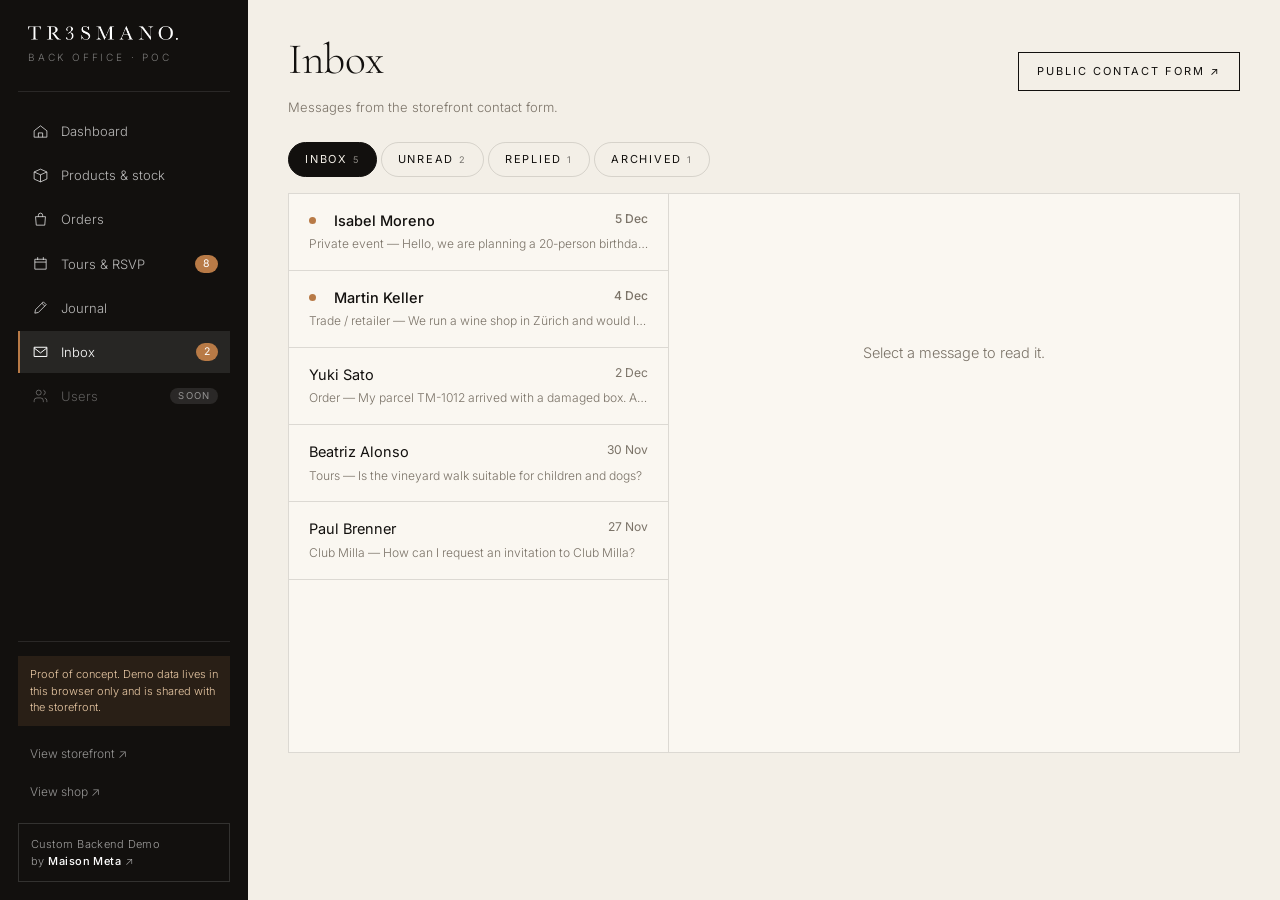
<file: admin/inbox.html>
<!doctype html>
<html lang="en"><head><meta charset="utf-8"><meta name="viewport" content="width=device-width,initial-scale=1"><meta name="robots" content="noindex,nofollow">
<title>Inbox — TR3SMANO Admin</title><link rel="icon" href="../assets/logo_tr3smano-positivo.png">
<link href="https://fonts.googleapis.com/css2?family=Cormorant+Garamond:ital,wght@0,300;0,400;0,500;1,300&family=Inter:wght@300;400;500&display=swap" rel="stylesheet">
<link rel="stylesheet" href="admin.css?v=5"></head>
<body data-page="inbox" data-title="Inbox" data-sub="Messages from the storefront contact form."><main id="main"></main>
<script src="../js/products.js?v=5"></script><script src="../js/db.js?v=5"></script><script src="admin.js?v=5"></script>
<script>
(function(){
  const {db,esc,fdate,pill,$,D} = A;
  let tab='all', cur=null;
  A.acts('<a class="btn" href="../contact" target="_blank">Public contact form ↗</a>');
  $('#main').innerHTML='<div class="toolbar"><div class="tabs" id="tabs"></div></div><div class="inbox"><div class="msgs" id="msgs"></div><div class="mview" id="mv"></div></div>';
  const TABS=[['all','Inbox'],['new','Unread'],['replied','Replied'],['archived','Archived']];
  const vis=m=>tab==='all'?m.status!=='archived':m.status===tab;
  const sorted=()=>db.messages.slice().sort((a,b)=>b.date.localeCompare(a.date));
  function list(){
    $('#tabs').innerHTML=TABS.map(t=>`<button data-t="${t[0]}" class="${tab===t[0]?'on':''}">${t[1]}<small>${db.messages.filter(m=>t[0]==='all'?m.status!=='archived':m.status===t[0]).length}</small></button>`).join('');
    $('#msgs').innerHTML=sorted().filter(vis).map(m=>`<div class="msg ${m.status==='new'?'unread':''} ${cur===m.id?'on':''}" data-id="${m.id}"><b><span>${esc(m.name)}</span><small>${fdate(m.date)}</small></b><small>${esc(m.topic)} — ${esc(m.message)}</small></div>`).join('')||'<div class="empty">Nothing here.</div>';
  }
  function view(){
    const m=db.messages.find(x=>x.id===cur);
    if(!m){ $('#mv').innerHTML='<div class="empty" style="padding-top:120px">Select a message to read it.</div>'; return; }
    $('#mv').innerHTML=`<div style="display:flex;justify-content:space-between;gap:12px;align-items:flex-start"><div><h2>${esc(m.name)}</h2><div style="color:var(--muted)">${esc(m.email)} · ${fdate(m.date,{day:'numeric',month:'long',year:'numeric'})}</div></div><div>${pill(m.status==='new'?'new':m.status)} ${A.pill('draft',m.topic)}</div></div>
      <div class="body">${esc(m.message)}</div>
      ${m.reply?`<label class="f">Your reply</label><div class="body" style="border-color:var(--copper)">${esc(m.reply)}</div>`:`<label class="f">Reply</label><textarea id="rp" rows="5" placeholder="Write a reply to ${esc(m.name.split(' ')[0])}…"></textarea>`}
      <div style="display:flex;gap:8px;margin-top:14px;flex-wrap:wrap">${m.reply?'':'<button class="btn solid" id="send">Send reply</button>'}<button class="btn ghost" id="unread">Mark unread</button><button class="btn ghost" id="arch">${m.status==='archived'?'Move to inbox':'Archive'}</button><button class="btn danger" id="del" style="margin-left:auto">Delete</button></div>`;
    if(!m.reply) $('#send').onclick=()=>{ const t=$('#rp').value.trim(); if(!t) return A.toast('Write a reply first'); m.reply=t; m.status='replied'; A.save(); A.toast('Reply sent (mock) to '+m.email); all(); };
    $('#unread').onclick=()=>{m.status='new';A.save();all();}; $('#arch').onclick=()=>{m.status=m.status==='archived'?'read':'archived';A.save();all();};
    $('#del').onclick=()=>A.confirm('Delete this message?',()=>{db.messages=db.messages.filter(x=>x.id!==m.id);D.db.messages=db.messages;cur=null;A.save();all();},'Delete');
  }
  const all=()=>{list();view();};
  $('#tabs').onclick=e=>{const b=e.target.closest('[data-t]'); if(b){tab=b.dataset.t;cur=null;all();}};
  $('#msgs').onclick=e=>{const r=e.target.closest('[data-id]'); if(!r) return; cur=r.dataset.id; const m=db.messages.find(x=>x.id===cur); if(m.status==='new'){m.status='read';A.save();} all();};
  all();
})();
</script></body></html>
</file>
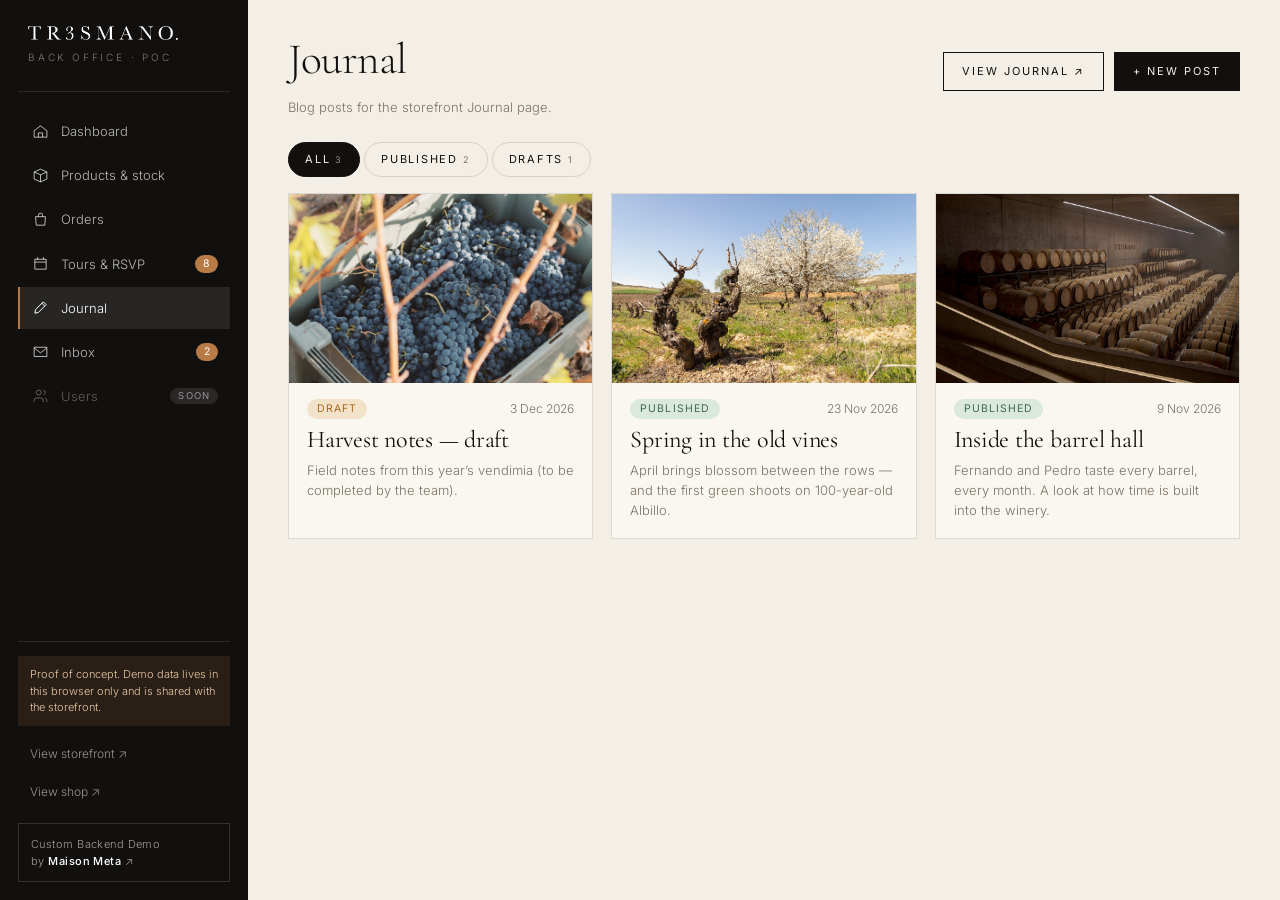
<file: admin/journal.html>
<!doctype html>
<html lang="en"><head><meta charset="utf-8"><meta name="viewport" content="width=device-width,initial-scale=1"><meta name="robots" content="noindex,nofollow">
<title>Journal — TR3SMANO Admin</title><link rel="icon" href="../assets/logo_tr3smano-positivo.png">
<link href="https://fonts.googleapis.com/css2?family=Cormorant+Garamond:ital,wght@0,300;0,400;0,500;1,300&family=Inter:wght@300;400;500&display=swap" rel="stylesheet">
<link rel="stylesheet" href="admin.css?v=5"></head>
<body data-page="journal" data-title="Journal" data-sub="Blog posts for the storefront Journal page."><main id="main"></main>
<script src="../js/products.js?v=5"></script><script src="../js/db.js?v=5"></script><script src="admin.js?v=5"></script>
<script>
(function(){
  const {db,esc,fdate,pill,img,$,D} = A;
  let tab='all';
  A.acts('<a class="btn" href="../journal" target="_blank">View journal ↗</a><button class="btn solid" id="np">+ New post</button>');
  $('#main').innerHTML='<div class="toolbar"><div class="tabs" id="tabs"></div></div><div class="posts" id="posts"></div>';
  const md = t => esc(t).split(/\n{2,}/).map(b=>b.startsWith('## ')?`<h3 style="font-size:26px;margin:18px 0 8px">${b.slice(3)}</h3>`:`<p style="margin:0 0 12px">${b.replace(/\n/g,'<br>')}</p>`).join('');
  function render(){
    $('#tabs').innerHTML=[['all','All'],['published','Published'],['draft','Drafts']].map(t=>`<button data-t="${t[0]}" class="${tab===t[0]?'on':''}">${t[1]}<small>${db.posts.filter(p=>t[0]==='all'||p.status===t[0]).length}</small></button>`).join('');
    $('#posts').innerHTML=db.posts.filter(p=>tab==='all'||p.status===tab).sort((a,b)=>b.date.localeCompare(a.date)).map(p=>`<article class="post" data-id="${p.id}"><div class="cv"><img loading="lazy" src="${esc(img(p.cover))}" alt=""></div><div class="tx"><div style="display:flex;justify-content:space-between;align-items:center">${pill(p.status)}<small style="color:var(--muted)">${fdate(p.date,{day:'numeric',month:'short',year:'numeric'})}</small></div><h3>${esc(p.title)}</h3><p>${esc(p.excerpt)}</p></div></article>`).join('')||'<div class="empty">No posts.</div>';
  }
  $('#tabs').onclick=e=>{const b=e.target.closest('[data-t]'); if(b){tab=b.dataset.t;render();}};
  $('#posts').onclick=e=>{const a=e.target.closest('[data-id]'); if(a) edit(db.posts.find(p=>p.id===a.dataset.id));};
  $('#np').onclick=()=>edit(null);
  function edit(p){
    const isNew=!p; p=p?JSON.parse(JSON.stringify(p)):{title:'',slug:'',excerpt:'',body:'',cover:A.assetList[5],status:'draft',date:D.iso(new Date()),tags:[]};
    A.panel(isNew?'New post':'Edit post',`<div class="grid" style="grid-template-columns:1fr 1fr;gap:26px;align-items:start"><div>
      <div class="row"><div><label class="f">Title</label><input id="p_t" value="${esc(p.title)}" placeholder="A morning in the vineyard"></div></div>
      <div class="row r2"><div><label class="f">Date</label><input type="date" id="p_d" value="${p.date}"></div><div><label class="f">Status</label><select id="p_s"><option value="draft" ${p.status==='draft'?'selected':''}>Draft</option><option value="published" ${p.status==='published'?'selected':''}>Published</option></select></div></div>
      <div class="row r2"><div><label class="f">URL slug</label><input id="p_sl" value="${esc(p.slug)}" placeholder="auto from title"></div><div><label class="f">Tags</label><input id="p_tg" value="${esc((p.tags||[]).join(', '))}" placeholder="Vineyard, Harvest"></div></div>
      <div class="row"><div><label class="f">Excerpt</label><textarea id="p_e" rows="2">${esc(p.excerpt)}</textarea></div></div>
      <div class="row"><div><label class="f">Body — <span style="text-transform:none;letter-spacing:0">blank line = new paragraph · <b>##</b> = heading</span></label><textarea id="p_b" rows="12">${esc(p.body)}</textarea></div></div>
      <label class="f">Cover image</label><div class="drop" id="drop" style="padding:14px"><b>Upload a cover</b>or choose below</div><input type="file" id="file" accept="image/*" hidden>
      <div class="picker" id="pk">${A.assetList.map(s=>`<img loading="lazy" data-s="${s}" src="../${s}" class="${p.cover===s?'on':''}">`).join('')}</div></div>
      <div><label class="f">Live preview</label><div style="background:#fff;border:1px solid var(--line)"><div style="aspect-ratio:16/9;background:var(--stone);overflow:hidden"><img id="v_i" style="width:100%;height:100%;object-fit:cover"></div><div style="padding:20px 22px"><small style="color:var(--muted);letter-spacing:.2em;text-transform:uppercase;font-size:10.5px" id="v_m"></small><h2 id="v_t" style="font-size:36px;font-weight:300;margin:8px 0 14px;line-height:1"></h2><div id="v_b" style="font-size:14.5px"></div></div></div></div></div>`,
      `${isNew?'':'<button class="btn danger" id="p_del" style="margin-right:auto">Delete</button>'}<button class="btn ghost" id="p_c">Cancel</button><button class="btn solid" id="p_save">${isNew?'Create post':'Save'}</button>`,true);
    const pv=()=>{ $('#v_i').src=img(p.cover); $('#v_t').textContent=$('#p_t').value||'Untitled'; $('#v_b').innerHTML=md($('#p_b').value||'Start writing…'); $('#v_m').textContent=fdate($('#p_d').value,{day:'numeric',month:'long',year:'numeric'})+' · '+$('#p_s').value; $$('#pk img').forEach(i=>i.classList.toggle('on',i.dataset.s===p.cover)); };
    const $$=s=>[...document.querySelectorAll(s)];
    ['p_t','p_b','p_d','p_s'].forEach(i=>$('#'+i).oninput=pv); pv();
    $('#pk').onclick=e=>{const i=e.target.closest('[data-s]'); if(i){p.cover=i.dataset.s;pv();}};
    $('#drop').onclick=()=>$('#file').click(); $('#file').onchange=async e=>{ if(e.target.files[0]){ p.cover=await A.readImage(e.target.files[0],1400); pv(); } };
    $('#p_c').onclick=A.close;
    if(!isNew) $('#p_del').onclick=()=>A.confirm('Delete this post?',()=>{ db.posts=db.posts.filter(x=>x.id!==p.id); D.db.posts=db.posts; A.save(); render(); A.toast('Post deleted'); },'Delete');
    $('#p_save').onclick=()=>{ const t=$('#p_t').value.trim(); if(!t) return A.toast('Add a title');
      Object.assign(p,{title:t,date:$('#p_d').value,status:$('#p_s').value,slug:D.slug($('#p_sl').value||t),tags:$('#p_tg').value.split(',').map(x=>x.trim()).filter(Boolean),excerpt:$('#p_e').value.trim()||$('#p_b').value.slice(0,140),body:$('#p_b').value});
      if(isNew){p.id=D.uid('p');db.posts.push(p);} else {db.posts[db.posts.findIndex(x=>x.id===p.id)]=p;}
      if(!A.save()) return; A.close(); render(); A.toast(p.status==='published'?'Published — live on the Journal page':'Saved as draft'); };
  }
  render();
})();
</script></body></html>
</file>
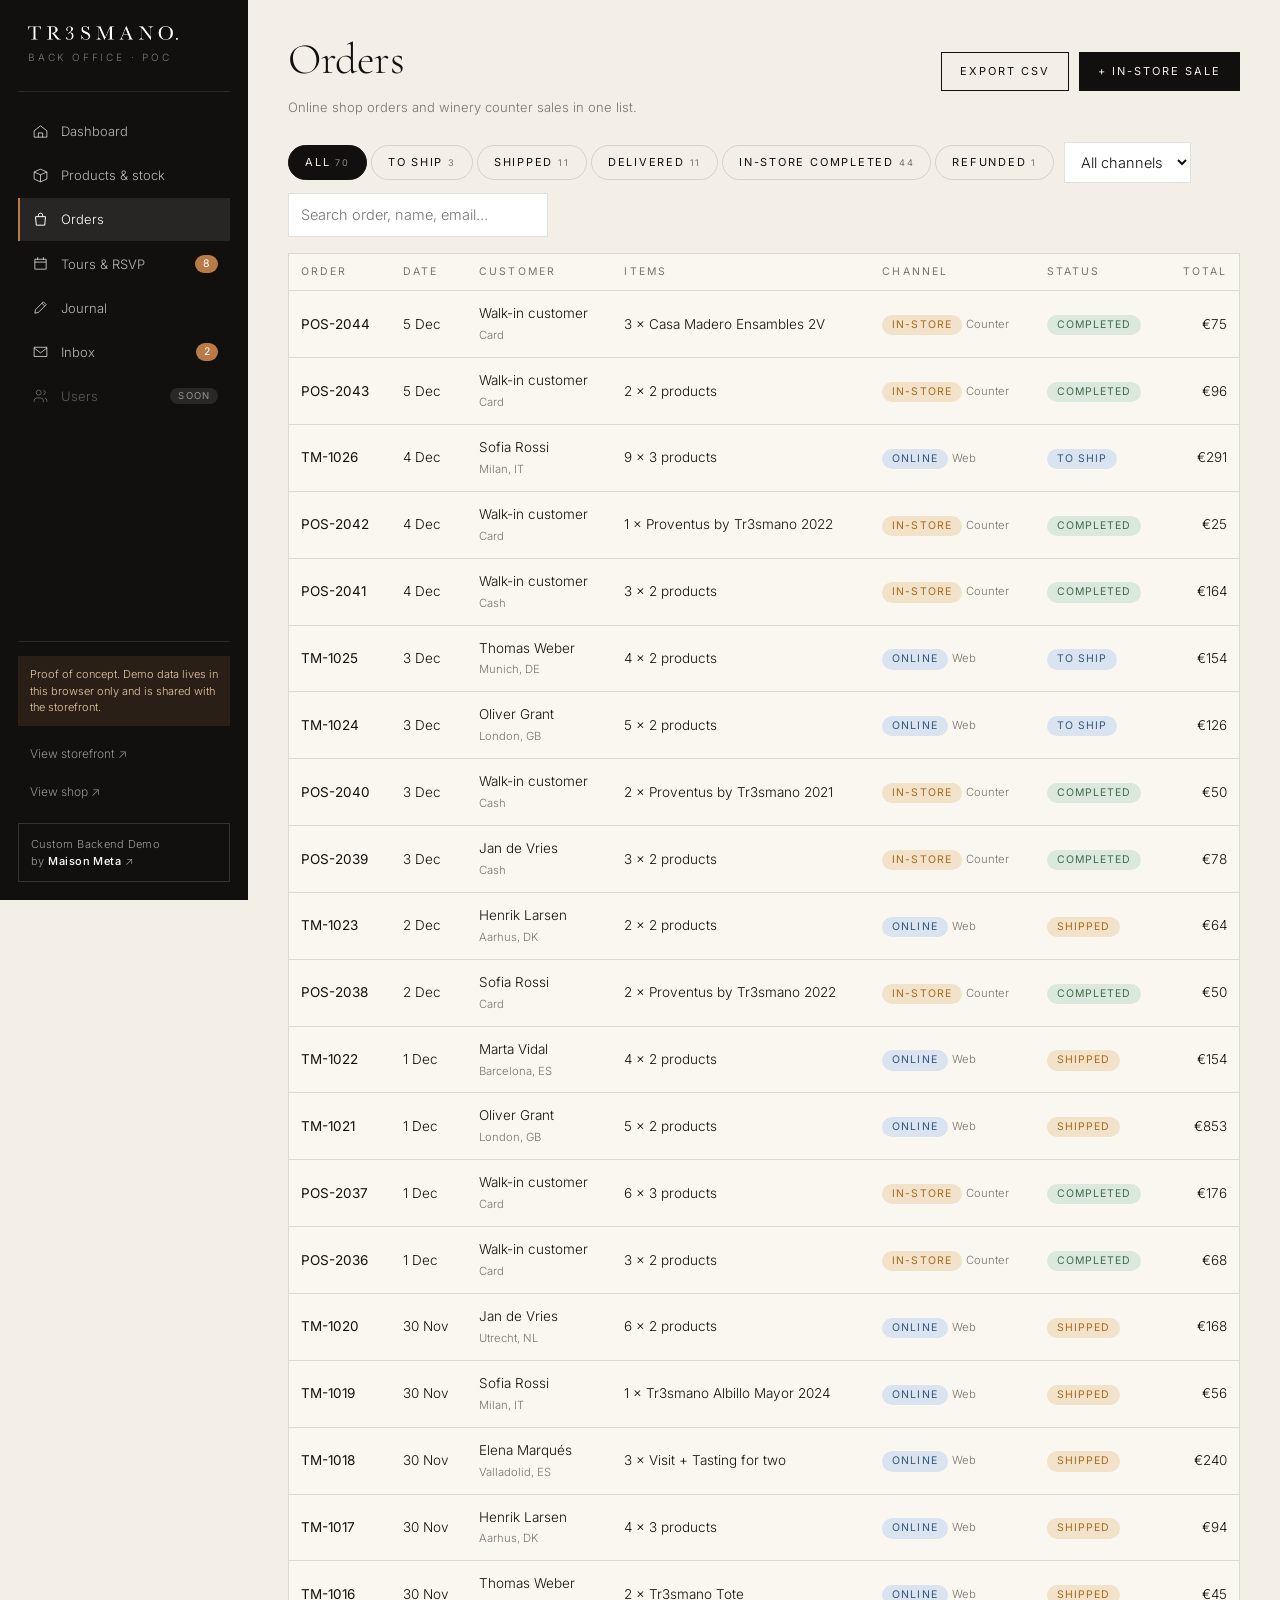
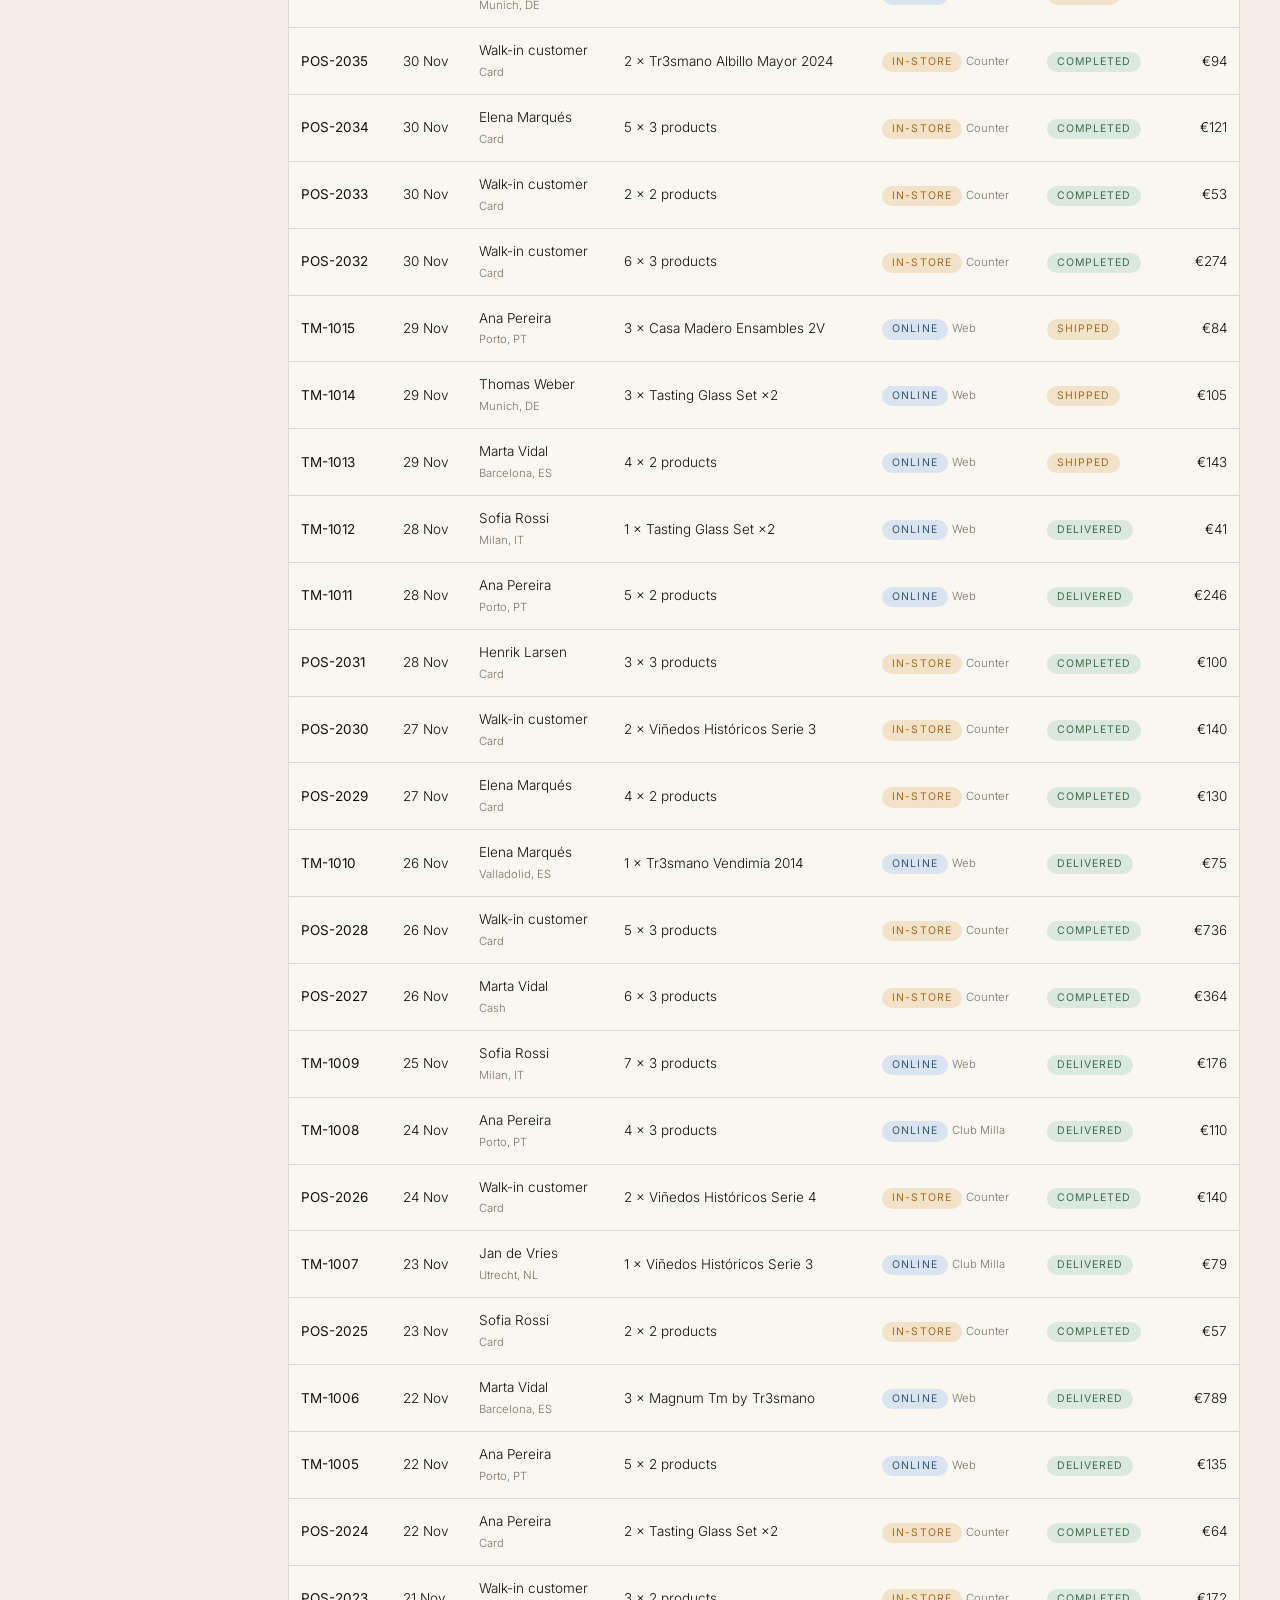
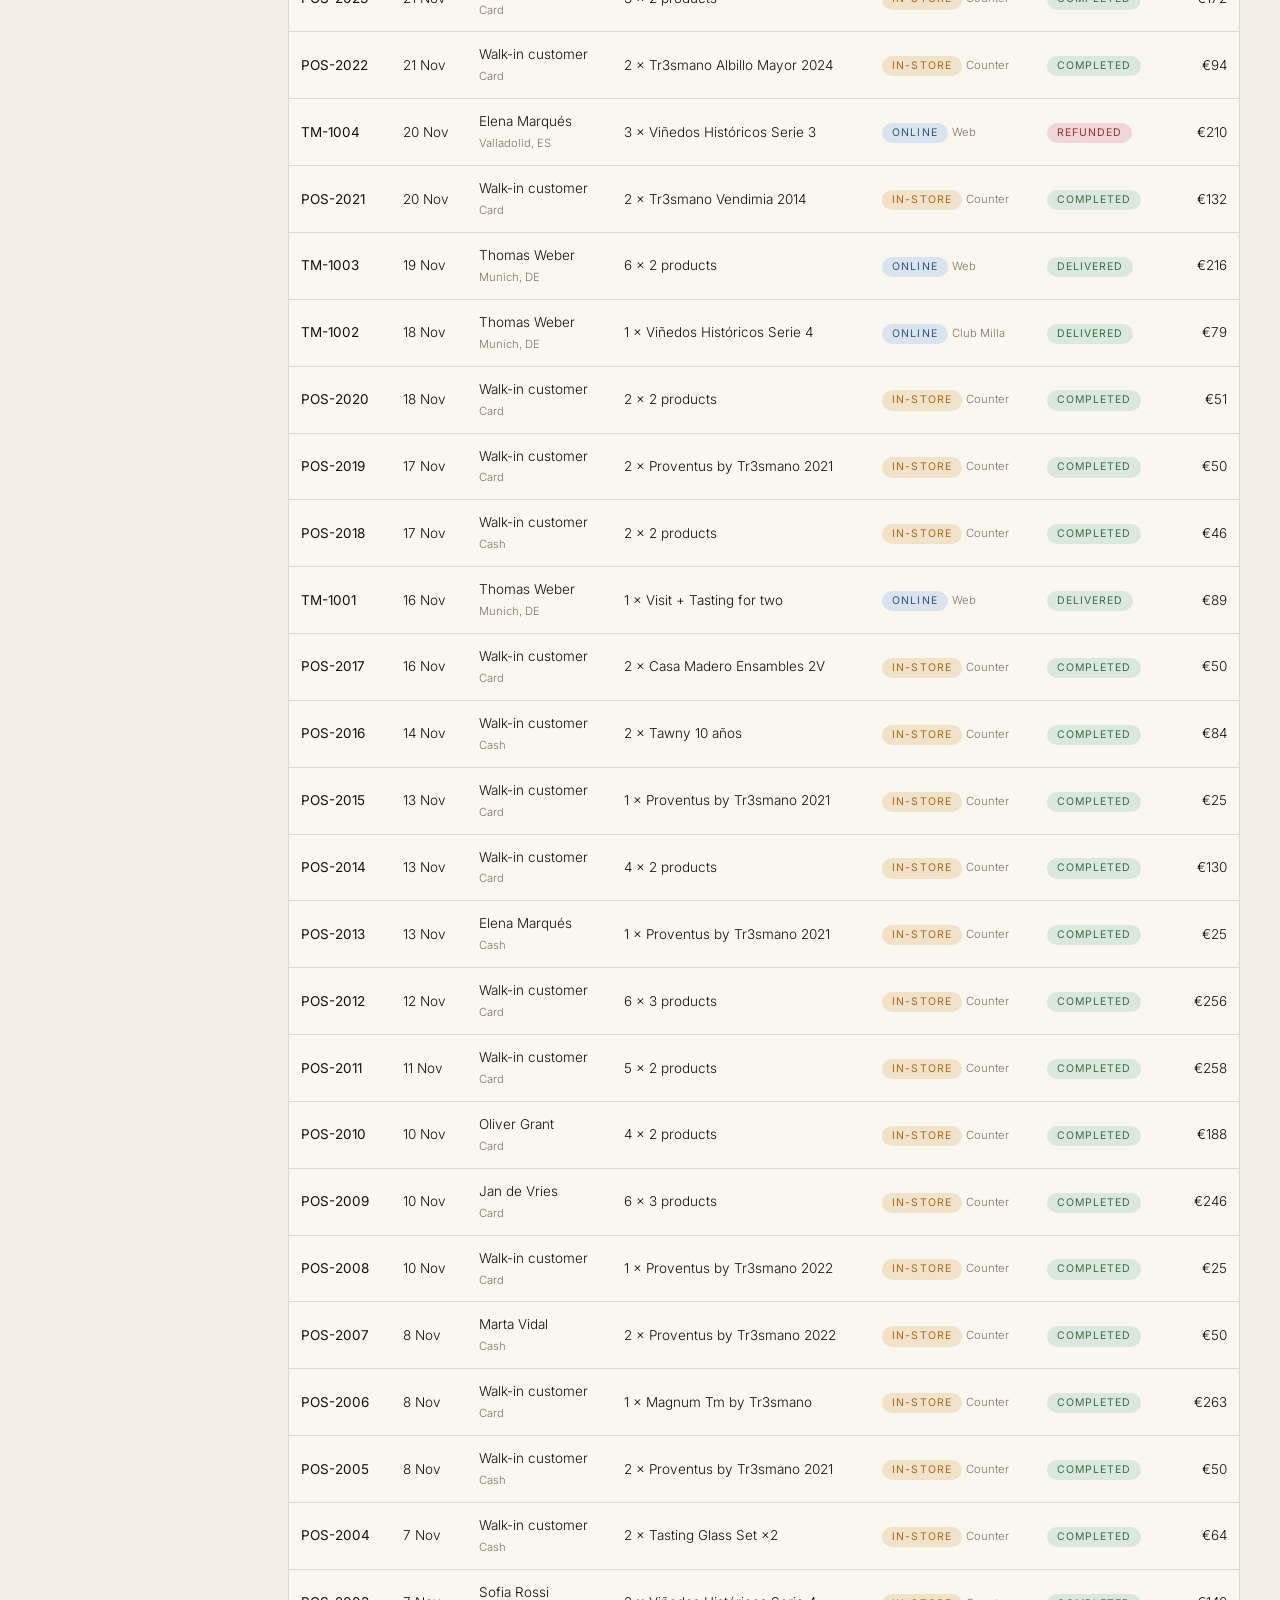
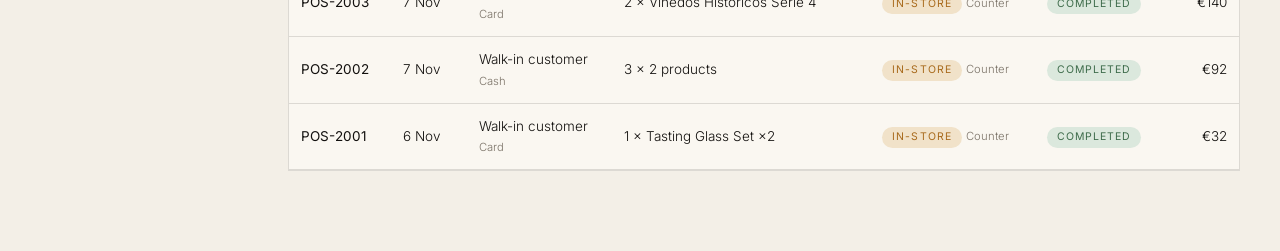
<file: admin/orders.html>
<!doctype html>
<html lang="en"><head><meta charset="utf-8"><meta name="viewport" content="width=device-width,initial-scale=1"><meta name="robots" content="noindex,nofollow">
<title>Orders — TR3SMANO Admin</title><link rel="icon" href="../assets/logo_tr3smano-positivo.png">
<link href="https://fonts.googleapis.com/css2?family=Cormorant+Garamond:ital,wght@0,300;0,400;0,500;1,300&family=Inter:wght@300;400;500&display=swap" rel="stylesheet">
<link rel="stylesheet" href="admin.css?v=5"></head>
<body data-page="orders" data-title="Orders" data-sub="Online shop orders and winery counter sales in one list."><main id="main"></main>
<script src="../js/products.js?v=5"></script><script src="../js/db.js?v=5"></script><script src="admin.js?v=5"></script>
<script>
(function(){
  const {db,eur,esc,fdate,pill,$,D} = A;
  let tab='all', q='', chn='all';
  const TABS=[['all','All'],['paid','To ship'],['shipped','Shipped'],['delivered','Delivered'],['completed','In-store completed'],['refunded','Refunded']];
  A.acts('<button class="btn" id="exp">Export CSV</button><button class="btn solid" id="sale">+ In-store sale</button>');
  $('#main').innerHTML=`<div class="toolbar"><div class="tabs" id="tabs"></div><select id="chn" style="width:auto"><option value="all">All channels</option><option value="online">Online shop</option><option value="instore">In-store</option></select><input class="search" id="q" placeholder="Search order, name, email…" style="margin-left:0"></div>
   <div class="card" style="padding:0;overflow:auto"><table class="tbl"><thead><tr><th>Order</th><th>Date</th><th>Customer</th><th>Items</th><th>Channel</th><th>Status</th><th class="r">Total</th></tr></thead><tbody id="rows"></tbody></table></div>`;
  const list=()=>db.orders.slice().sort((a,b)=>(b.date+b.id).localeCompare(a.date+a.id)).filter(o=>(tab==='all'||o.status===tab)&&(chn==='all'||o.channel===chn)&&(!q||(o.id+o.name+o.email).toLowerCase().includes(q)));
  function render(){
    $('#tabs').innerHTML=TABS.map(t=>`<button data-t="${t[0]}" class="${tab===t[0]?'on':''}">${t[1]}<small>${db.orders.filter(o=>t[0]==='all'||o.status===t[0]).length}</small></button>`).join('');
    $('#rows').innerHTML=list().map(o=>`<tr class="click" data-id="${o.id}"><td><b style="font-weight:400">${o.id}</b></td><td>${fdate(o.date)}</td><td>${esc(o.name)}<br><small style="color:var(--muted)">${o.channel==='instore'?esc(o.payment):esc(o.city)+', '+esc(o.country)}</small></td><td>${o.lines.reduce((a,l)=>a+l.qty,0)} × ${o.lines.length>1?o.lines.length+' products':esc(o.lines[0].title)}</td><td>${o.channel==='instore'?A.pill('draft','In-store'):A.pill('paid','Online')} <small style="color:var(--muted)">${esc(o.source||'')}</small></td><td>${pill(o.status,o.status==='paid'?'to ship':o.status)}</td><td class="r">${eur(o.total)}</td></tr>`).join('')||'<tr><td colspan="7" class="empty">No orders.</td></tr>';
  }
  $('#tabs').onclick=e=>{const b=e.target.closest('[data-t]'); if(b){tab=b.dataset.t;render();}};
  $('#chn').onchange=e=>{chn=e.target.value;render();}; $('#sale').onclick=sale; $('#q').oninput=e=>{q=e.target.value.toLowerCase();render();};
  $('#rows').onclick=e=>{const tr=e.target.closest('tr[data-id]'); if(tr) open(tr.dataset.id);};
  $('#exp').onclick=()=>{ const csv='order,date,customer,email,country,status,subtotal,shipping,total\n'+db.orders.map(o=>[o.id,o.date,o.name,o.email,o.country,o.status,o.subtotal,o.shipping,o.total].join(',')).join('\n'); const a=document.createElement('a'); a.href=URL.createObjectURL(new Blob([csv],{type:'text/csv'})); a.download='tresmano-orders.csv'; a.click(); A.toast('Orders exported'); };
  function open(id){
    const o=db.orders.find(x=>x.id===id);
    A.panel('Order '+o.id,`<div class="grid g2e" style="gap:22px"><div><label class="f">Customer</label><div><b style="font-weight:400">${esc(o.name)}</b><br>${esc(o.email||'—')}<br>${esc(o.city)}, ${esc(o.country)}</div></div><div><label class="f">Placed</label><div>${fdate(o.date,{day:'numeric',month:'long',year:'numeric'})}<br>${o.channel==='instore'?'In-store · '+esc(o.payment):'Online · '+esc(o.source||'')}</div></div></div>
      <table class="tbl" style="margin-top:22px"><thead><tr><th>Item</th><th class="r">Qty</th><th class="r">Unit</th><th class="r">Line</th></tr></thead><tbody>${o.lines.map(l=>{const p=A.productById(l.id);return `<tr><td><div class="pcell">${p?A.thumb(p):''}<span>${esc(l.title)}</span></div></td><td class="r">${l.qty}</td><td class="r">${eur(l.unit)}</td><td class="r">${eur(l.qty*l.unit)}</td></tr>`}).join('')}
      <tr><td colspan="3" class="r">Subtotal</td><td class="r">${eur(o.subtotal)}</td></tr><tr><td colspan="3" class="r">Shipping</td><td class="r">${o.shipping?eur(o.shipping):'Free'}</td></tr><tr><td colspan="3" class="r"><b style="font-weight:500">Total (IVA incl.)</b></td><td class="r"><b style="font-weight:500">${eur(o.total)}</b></td></tr></tbody></table>
      <div class="row r2" style="margin-top:22px"><div><label class="f">Status</label><select id="o_s">${(o.channel==='instore'?['completed','refunded']:['paid','shipped','delivered','refunded']).map(s=>`<option value="${s}" ${o.status===s?'selected':''}>${s==='paid'?'Paid — to ship':s[0].toUpperCase()+s.slice(1)}</option>`).join('')}</select></div><div ${o.channel==='instore'?'hidden':''}><label class="f">Tracking number</label><input id="o_t" value="${esc(o.tracking||'')}" placeholder="e.g. 1Z999AA10123456784"></div></div>
      <div class="row"><div><label class="f">Internal note</label><textarea id="o_n" rows="3">${esc(o.note||'')}</textarea></div></div>`,
      `<button class="btn ghost" onclick="window.print()" style="margin-right:auto">Print packing slip</button><button class="btn ghost" id="oc">Cancel</button><button class="btn solid" id="os">Save order</button>`);
    $('#oc').onclick=A.close;
    $('#os').onclick=()=>{ const s=$('#o_s').value;
      if(s==='refunded' && o.status!=='refunded'){ o.lines.forEach(l=>{const p=A.productById(l.id); if(p&&p.stock&&p.stock.shop!=null) p.stock.shop+=l.qty;}); }
      o.status=s; o.tracking=$('#o_t').value.trim(); o.note=$('#o_n').value.trim(); A.save(); A.close(); render(); A.toast('Order '+o.id+' updated'+(s==='refunded'?' · stock restored':'')); };
  }

  function sale(){
    const items=db.products.filter(p=>p.status==='active'&&p.cat!=='experience'&&p.stock&&p.stock.shop!=null); const cart={};
    A.panel('New in-store sale',`<div class="row r2"><div><label class="f">Customer (optional)</label><input id="s_n" placeholder="Walk-in customer"></div><div><label class="f">Payment</label><select id="s_p"><option>Card</option><option>Cash</option></select></div></div>
      <input id="s_q" placeholder="Search products…" style="margin-bottom:10px"><div id="s_l"></div>`,
      `<b style="font-family:var(--serif);font-weight:400;font-size:28px;margin-right:auto" id="s_t">€0</b><button class="btn ghost" id="s_c">Cancel</button><button class="btn solid" id="s_ok">Record sale</button>`);
    const tot=()=>Object.entries(cart).reduce((a,[id,q])=>a+q*A.productById(id).price,0);
    const draw=()=>{ const f=$('#s_q').value.toLowerCase(); $('#s_l').innerHTML=items.filter(p=>!f||(p.title+' '+(p.vintage||'')).toLowerCase().includes(f)).map(p=>`<div class="rsvp" style="grid-template-columns:1fr auto"><div class="pcell">${A.thumb(p)}<span><b>${esc(p.title)} ${esc(p.vintage||'')}</b><small>${eur(p.price)} · ${p.stock.shop} in stock</small></span></div><div style="display:flex;align-items:center;gap:8px"><button class="btn sm ghost" data-m="${p.id}">−</button><b style="font-weight:400;min-width:18px;text-align:center">${cart[p.id]||0}</b><button class="btn sm ghost" data-p="${p.id}" ${(cart[p.id]||0)>=p.stock.shop?'disabled':''}>+</button></div></div>`).join(''); $('#s_t').textContent=eur(tot()); };
    draw(); $('#s_q').oninput=draw;
    $('#s_l').onclick=e=>{ const m=e.target.closest('[data-m]'),p=e.target.closest('[data-p]'); if(p) cart[p.dataset.p]=(cart[p.dataset.p]||0)+1; if(m&&cart[m.dataset.m]) cart[m.dataset.m]--; draw(); };
    $('#s_c').onclick=A.close;
    $('#s_ok').onclick=()=>{ const ids=Object.keys(cart).filter(id=>cart[id]>0); if(!ids.length) return A.toast('Add at least one product');
      const lines=ids.map(id=>{const p=A.productById(id); p.stock.shop-=cart[id]; return {id,title:p.title+(p.vintage?' '+p.vintage:''),qty:cart[id],unit:p.price};}); const sub=lines.reduce((a,l)=>a+l.qty*l.unit,0);
      const n=2001+db.orders.filter(o=>o.channel==='instore').length;
      db.orders.push({id:'POS-'+n,date:D.iso(new Date()),lines,subtotal:sub,shipping:0,total:sub,name:$('#s_n').value.trim()||'Walk-in customer',email:'',country:'ES',city:'Winery shop',status:'completed',channel:'instore',source:'Counter',payment:$('#s_p').value});
      A.save(); A.close(); render(); A.toast('Sale POS-'+n+' recorded · stock updated'); };
  }
  render(); const qp=new URLSearchParams(location.search); if(qp.get('o')) open(qp.get('o')); if(qp.get('sale')) sale();
})();
</script></body></html>
</file>
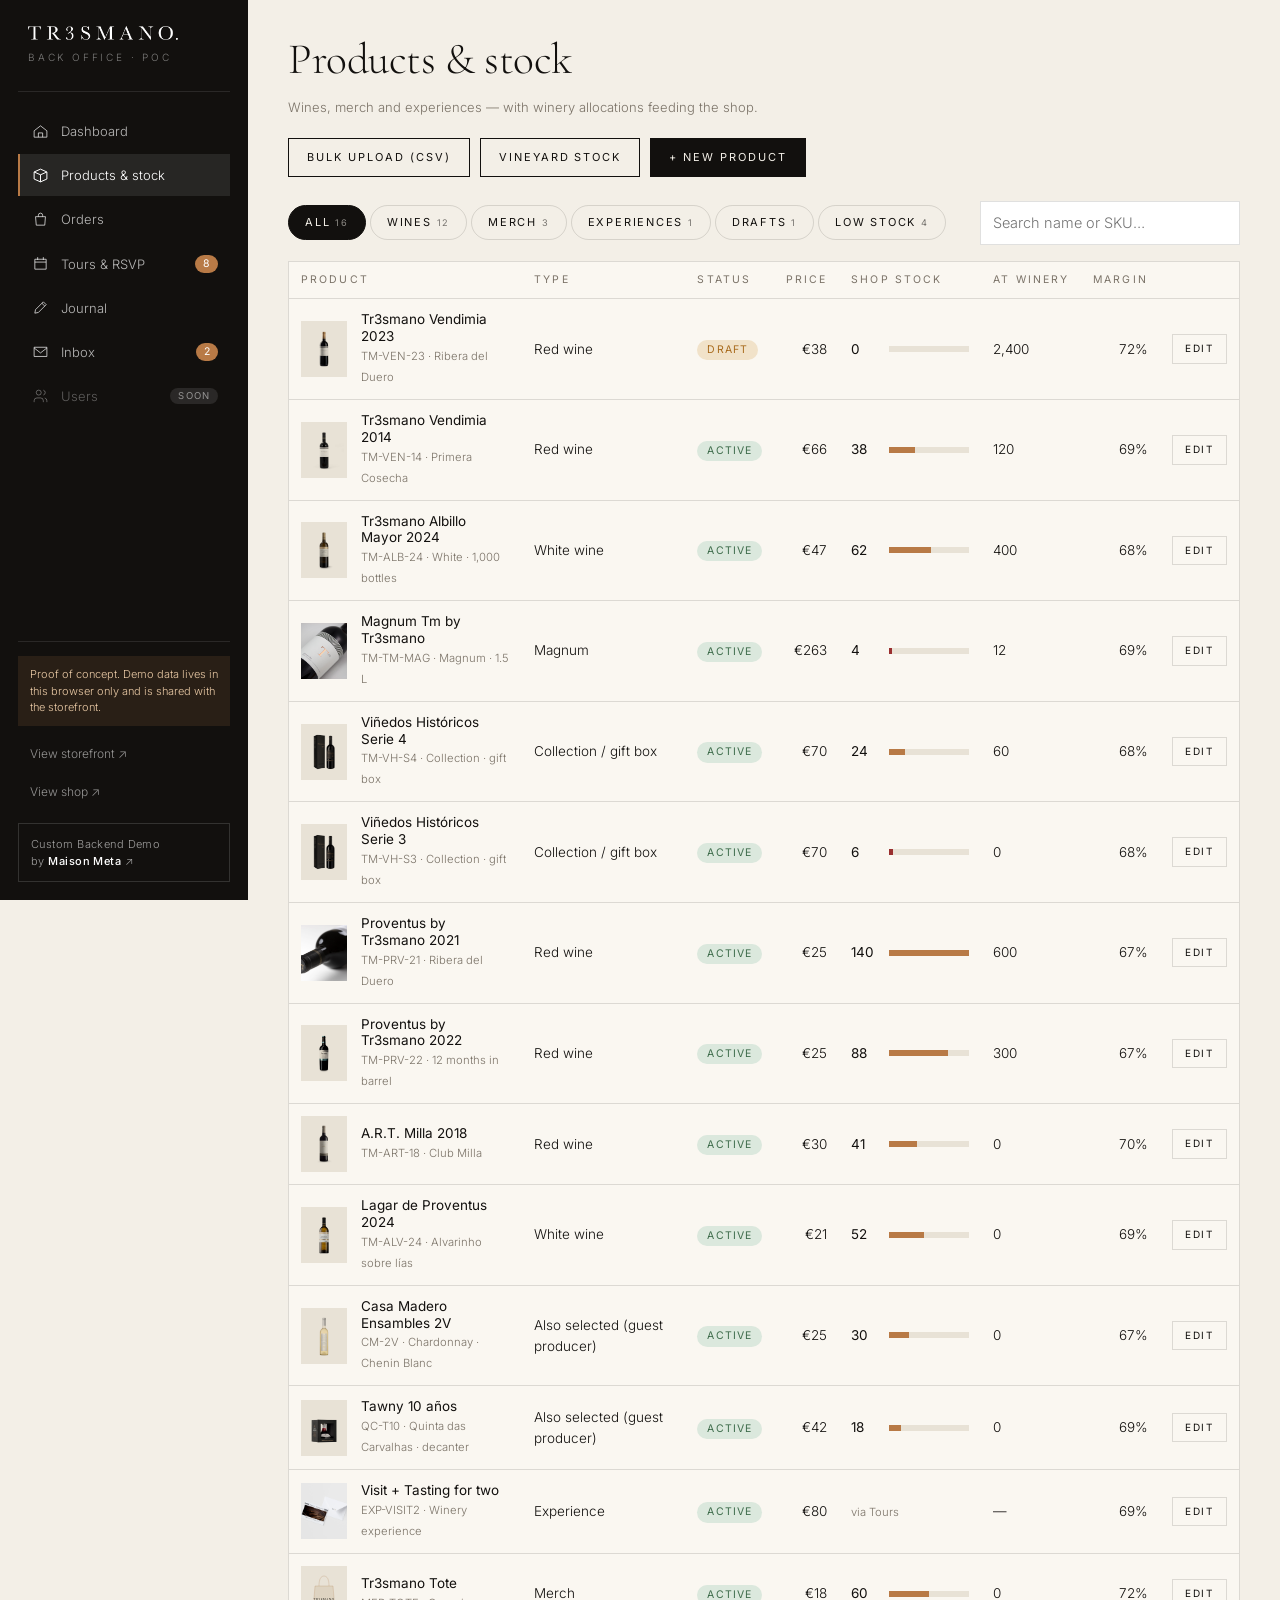
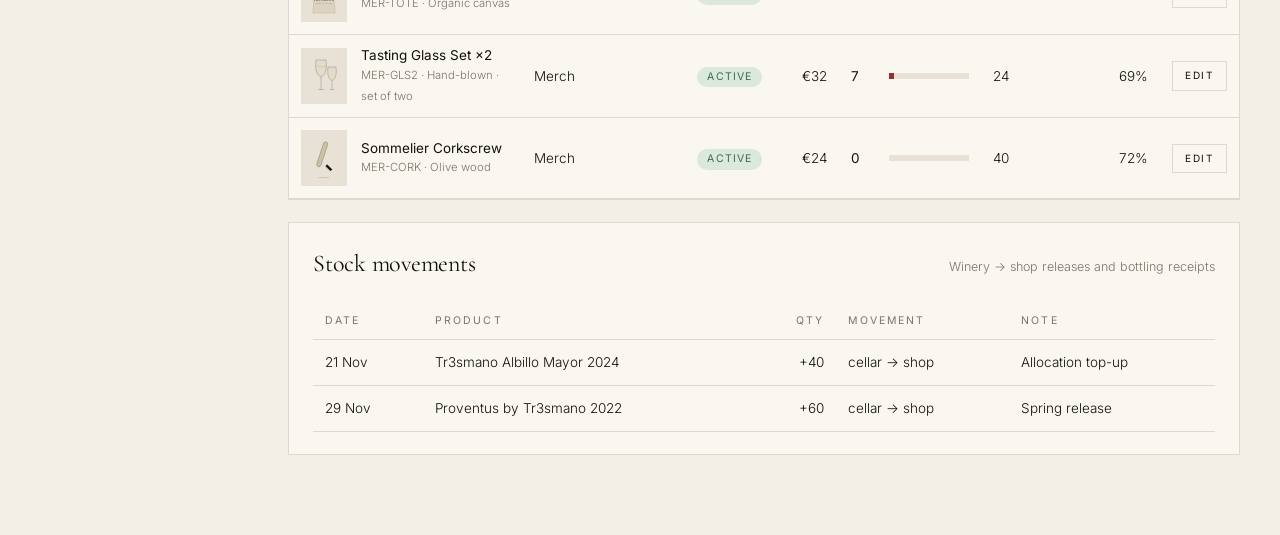
<file: admin/products.html>
<!doctype html>
<html lang="en"><head><meta charset="utf-8"><meta name="viewport" content="width=device-width,initial-scale=1"><meta name="robots" content="noindex,nofollow">
<title>Products — TR3SMANO Admin</title><link rel="icon" href="../assets/logo_tr3smano-positivo.png">
<link href="https://fonts.googleapis.com/css2?family=Cormorant+Garamond:ital,wght@0,300;0,400;0,500;1,300&family=Inter:wght@300;400;500&display=swap" rel="stylesheet">
<link rel="stylesheet" href="admin.css?v=5"></head>
<body data-page="products" data-title="Products &amp; stock" data-sub="Wines, merch and experiences — with winery allocations feeding the shop."><main id="main"></main>
<script src="../js/products.js?v=5"></script><script src="../js/db.js?v=5"></script><script src="admin.js?v=5"></script>
<script>
(function(){
  const {db,eur,esc,img,pill,thumb,$,$$,D} = A;
  const CATS = [['red','Red wine'],['white','White wine'],['collection','Collection / gift box'],['magnum','Magnum'],['selected','Also selected (guest producer)'],['merch','Merch'],['experience','Experience']];
  const LIB = ['PROVENTUS-scaled.jpg','TRESMANO-SIN-ANADA-scaled.jpg','Tr3smano_2014.jpg','albillo-mayor-2021-1.jpg','albillo-mayor-2021.jpg','artmilla-tr3smano.jpg','vendimia_tr3smano.jpg','proventus_tr3smano.jpg','Tm-detalle.jpg','Tr3smano-detalle-2014.jpg','Tr3smano_VH_Serie3_Estuche1200x1200-1.jpg','merch-tote.svg','merch-glasses.svg','merch-corkscrew.svg','placeholder-bottle.svg'].map(f=>'assets/'+f).concat(A.assetList);
  const qs = new URLSearchParams(location.search);
  let tab = qs.get('filter') || 'all', q = '';
  const TABS = [['all','All'],['wine','Wines'],['merch','Merch'],['experience','Experiences'],['draft','Drafts'],['low','Low stock']];
  const match = (p,t) => t==='all' ? true : t==='wine' ? D.isWine(p) : t==='merch' ? p.cat==='merch' : t==='experience' ? p.cat==='experience' : t==='draft' ? p.status==='draft' : t==='low' ? (p.stock && p.stock.shop!=null && p.stock.shop<=8 && p.status==='active') : true;
  A.acts('<button class="btn" id="bBulk">Bulk upload (CSV)</button><button class="btn" id="bStock">Vineyard stock</button><button class="btn solid" id="bNew">+ New product</button>');

  $('#main').innerHTML = `<div class="toolbar"><div class="tabs" id="tabs"></div><input class="search" id="q" placeholder="Search name or SKU…"></div>
    <div class="card" style="padding:0;overflow:auto"><table class="tbl"><thead><tr><th>Product</th><th>Type</th><th>Status</th><th class="r">Price</th><th>Shop stock</th><th>At winery</th><th class="r">Margin</th><th></th></tr></thead><tbody id="rows"></tbody></table></div>
    <div class="card" style="margin-top:22px"><div class="card-h"><h3>Stock movements</h3><span class="hint">Winery → shop releases and bottling receipts</span></div><table class="tbl"><thead><tr><th>Date</th><th>Product</th><th class="r">Qty</th><th>Movement</th><th>Note</th></tr></thead><tbody id="mv"></tbody></table></div>`;

  function render(){
    $('#tabs').innerHTML = TABS.map(t=>`<button data-t="${t[0]}" class="${tab===t[0]?'on':''}">${t[1]}<small>${db.products.filter(p=>match(p,t[0])).length}</small></button>`).join('');
    const list = db.products.filter(p=>match(p,tab) && (!q || (p.title+' '+(p.vintage||'')+' '+p.sku).toLowerCase().includes(q)));
    $('#rows').innerHTML = list.map(p=>{
      const sh = p.stock && p.stock.shop, ce = p.stock && p.stock.cellar, exp = p.cat==='experience', mg = p.cost ? Math.round((1-p.cost/p.price/1.21)*100) : null;
      return `<tr class="click" data-id="${p.id}"><td><div class="pcell">${thumb(p)}<span><b>${esc(p.title)} ${esc(p.vintage||'')}</b><small>${esc(p.sku)} · ${esc(p.sub||'')}</small></span></div></td>
        <td>${esc((CATS.find(c=>c[0]===p.cat)||[,p.cat])[1])}</td><td>${pill(p.status)}</td><td class="r">${eur(p.price)}</td>
        <td>${exp?'<small style="color:var(--muted)">via Tours</small>':`<div style="display:flex;gap:10px;align-items:center"><b style="font-weight:400;min-width:28px">${sh}</b><div class="bar" style="width:70px"><i class="${sh<=8?'low':''}" style="width:${Math.min(100,sh/1.2)}%"></i></div></div>`}</td>
        <td>${exp?'—':(ce||0).toLocaleString()}</td><td class="r">${mg!=null?mg+'%':'—'}</td><td class="r"><button class="btn sm ghost">Edit</button></td></tr>`;
    }).join('') || '<tr><td colspan="8" class="empty">No products match.</td></tr>';
    $('#mv').innerHTML = db.movements.slice().reverse().slice(0,12).map(m=>{const p=A.productById(m.product);return `<tr><td>${A.fdate(m.date)}</td><td>${p?esc(p.title+' '+(p.vintage||'')):esc(m.product)}</td><td class="r">${m.qty>0?'+':''}${m.qty}</td><td>${esc(m.from)} → ${esc(m.to)}</td><td>${esc(m.note||'')}</td></tr>`}).join('') || '<tr><td colspan="5" class="empty">No movements yet.</td></tr>';
  }
  $('#tabs').onclick = e => { const b=e.target.closest('[data-t]'); if(b){tab=b.dataset.t; render();} };
  $('#q').oninput = e => { q=e.target.value.toLowerCase(); render(); };
  $('#rows').onclick = e => { const tr=e.target.closest('tr[data-id]'); if(tr) edit(A.productById(tr.dataset.id)); };
  $('#bNew').onclick = () => edit(null); $('#bBulk').onclick = bulk; $('#bStock').onclick = stock;

  /* ───── product editor ───── */
  function edit(p){
    const isNew = !p; p = p ? JSON.parse(JSON.stringify(p)) : { id:'', title:'', vintage:'', sub:'', cat:'red', price:25, cost:9, sku:'', status:'draft', badge:'', description:'', stock:{shop:0,cellar:0}, img:'assets/placeholder-bottle.svg', alt:'', imgCover:false, altCover:false };
    let imgs = [{src:p.img, cover:!!p.imgCover}]; if (p.alt && p.alt!==p.img) imgs.push({src:p.alt, cover:!!p.altCover});
    A.panel(isNew?'New product':'Edit product', `
      <div class="grid" style="grid-template-columns:1fr 190px;gap:26px;align-items:start"><div>
        <div class="row r2"><div><label class="f">Name</label><input id="f_title" value="${esc(p.title)}" placeholder="Tr3smano Vendimia"></div><div><label class="f">Vintage / variant</label><input id="f_vintage" value="${esc(p.vintage||'')}" placeholder="2023"></div></div>
        <div class="row r2"><div><label class="f">Subtitle</label><input id="f_sub" value="${esc(p.sub||'')}" placeholder="Ribera del Duero"></div><div><label class="f">Category</label><select id="f_cat">${CATS.map(c=>`<option value="${c[0]}" ${p.cat===c[0]?'selected':''}>${c[1]}</option>`).join('')}</select></div></div>
        <div class="row r4"><div><label class="f">Price € (IVA incl.)</label><input id="f_price" type="number" min="0" step="0.5" value="${p.price}"></div><div><label class="f">Cost €</label><input id="f_cost" type="number" min="0" step="0.5" value="${p.cost||0}"></div><div><label class="f">SKU</label><input id="f_sku" value="${esc(p.sku||'')}"></div><div><label class="f">Badge</label><input id="f_badge" value="${esc(p.badge||'')}" placeholder="Limited"></div></div>
        <div class="row r3" id="stockRow"><div><label class="f">Shop stock</label><input id="f_shop" type="number" min="0" value="${p.stock&&p.stock.shop||0}"></div><div><label class="f">At winery</label><input id="f_cellar" type="number" min="0" value="${p.stock&&p.stock.cellar||0}"></div><div><label class="f">Status</label><select id="f_status"><option value="active" ${p.status==='active'?'selected':''}>Active (visible in shop)</option><option value="draft" ${p.status==='draft'?'selected':''}>Draft (hidden)</option></select></div></div>
        <p class="hint" id="expHint" style="display:none;margin:-4px 0 14px;color:var(--muted)">Experiences have no stock — seats are managed in <a href="tours" style="text-decoration:underline">Tours &amp; RSVP</a>.</p>
        <div class="row"><div><label class="f">Description (shown on the product page)</label><textarea id="f_desc" rows="4">${esc(p.description||'')}</textarea></div></div>
      </div>
      <div><label class="f">Shop card preview</label><div class="preview"><div class="pimg"><img id="pv_img" src="" alt=""></div><h4 id="pv_t"></h4><small id="pv_s"></small><b style="font-weight:400" id="pv_p"></b></div></div></div>
      <label class="f" style="margin-top:8px">Photos <span style="text-transform:none;letter-spacing:0">— 1st = shop card, 2nd = shown on hover</span></label>
      <div class="drop" id="drop"><b>Drop photos here or click to upload</b>JPG / PNG / WebP · resized to 900 px in the browser (mock of a media upload)</div>
      <input type="file" id="file" accept="image/*" multiple hidden>
      <div class="imgs" id="imgs"></div>
      <div style="margin-top:12px"><button class="btn sm ghost" id="libBtn">Pick from media library</button></div><div class="picker" id="picker" hidden></div>`,
      `${isNew?'':'<button class="btn danger" id="del" style="margin-right:auto">Delete</button>'}${isNew?'':'<a class="btn ghost" id="view" target="_blank">View in shop ↗</a>'}<button class="btn ghost" id="cancel">Cancel</button><button class="btn solid" id="save">${isNew?'Create product':'Save changes'}</button>`);

    const pv = () => { const m=imgs[0]||{}; const i=$('#pv_img'); i.src=img(m.src||''); i.className=m.cover?'cover':''; $('#pv_t').textContent=($('#f_title').value||'Product name')+' '+($('#f_vintage').value||''); $('#pv_s').textContent=$('#f_sub').value||'Subtitle'; $('#pv_p').textContent=eur(+$('#f_price').value||0); };
    const drawImgs = () => { $('#imgs').innerHTML = imgs.map((m,i)=>`<figure><div class="im"><img class="${m.cover?'cover':''}" src="${esc(img(m.src))}"></div><button data-rm="${i}" title="Remove">×</button><figcaption>${i===0?'Main':i===1?'Hover':'Extra'}</figcaption><label class="chk" style="justify-content:center;font-size:11px;margin-top:2px"><input type="checkbox" data-cv="${i}" ${m.cover?'checked':''}>Fill</label></figure>`).join('') || '<small class="hint">No photos yet.</small>'; pv(); };
    const stockToggle = () => { const ex=$('#f_cat').value==='experience'; $('#stockRow').style.display=ex?'none':''; $('#expHint').style.display=ex?'':'none'; };
    drawImgs(); stockToggle();
    ['f_title','f_vintage','f_sub','f_price'].forEach(id=>$('#'+id).oninput=pv); $('#f_cat').onchange=stockToggle;
    $('#imgs').onclick = e => { const r=e.target.closest('[data-rm]'); if(r){imgs.splice(+r.dataset.rm,1); drawImgs();} };
    $('#imgs').onchange = e => { const c=e.target.closest('[data-cv]'); if(c){imgs[+c.dataset.cv].cover=c.checked; drawImgs();} };
    const addFiles = async files => { for (const f of files) { if(!f.type.startsWith('image/')) continue; try{ imgs.push({src:await A.readImage(f), cover:false}); }catch(e){} } if(imgs.length>1 && imgs[0].src==='assets/placeholder-bottle.svg') imgs.shift(); drawImgs(); };
    const drop=$('#drop'); drop.onclick=()=>$('#file').click(); $('#file').onchange=e=>addFiles(e.target.files);
    drop.ondragover=e=>{e.preventDefault();drop.classList.add('over')}; drop.ondragleave=()=>drop.classList.remove('over'); drop.ondrop=e=>{e.preventDefault();drop.classList.remove('over');addFiles(e.dataTransfer.files)};
    $('#libBtn').onclick=()=>{ const pk=$('#picker'); pk.hidden=!pk.hidden; if(!pk.innerHTML) pk.innerHTML=LIB.map(s=>`<img loading="lazy" data-s="${s}" src="../${s}" title="${s.split('/')[1]}">`).join(''); };
    $('#picker').onclick=e=>{ const i=e.target.closest('[data-s]'); if(!i) return; const s=i.dataset.s; imgs.push({src:s, cover:!/(Tr3smano_|PROVENTUS|TRESMANO|albillo|artmilla|vendimia|proventus|merch|placeholder|estuche|Estuche|detalle)/.test(s)}); if(imgs[0].src==='assets/placeholder-bottle.svg'&&imgs.length>1) imgs.shift(); drawImgs(); };
    $('#cancel').onclick=A.close;
    if(!isNew){ $('#view').href='../product?p='+p.handle; $('#del').onclick=()=>A.confirm('Delete “'+p.title+' '+(p.vintage||'')+'”?',()=>{ db.products=db.products.filter(x=>x.id!==p.id); A.D.db.products=db.products; A.save(); render(); A.toast('Product deleted'); },'Delete'); }
    $('#save').onclick = () => {
      const title=$('#f_title').value.trim(), price=+$('#f_price').value; if(!title){ $('#f_title').focus(); return A.toast('Please enter a name'); } if(!(price>=0)) return A.toast('Check the price');
      const cat=$('#f_cat').value, ex=cat==='experience', vint=$('#f_vintage').value.trim();
      const out = Object.assign(p,{ title, vintage:vint, sub:$('#f_sub').value.trim(), cat, price, cost:+$('#f_cost').value||0, sku:$('#f_sku').value.trim()||('SKU-'+Date.now().toString(36).toUpperCase()), badge:$('#f_badge').value.trim(),
        status:$('#f_status').value, description:$('#f_desc').value.trim(), blurb:$('#f_desc').value.trim(), type: ex?'experience':cat==='merch'?'merch':'wine',
        stock: ex ? {shop:null,cellar:null} : {shop:+$('#f_shop').value||0, cellar:+$('#f_cellar').value||0},
        img:(imgs[0]||{}).src||'assets/placeholder-bottle.svg', imgCover:!!(imgs[0]||{}).cover, alt:(imgs[1]||imgs[0]||{}).src||'', altCover:!!(imgs[1]||imgs[0]||{}).cover, updated:D.iso(new Date()) });
      if(isNew){ let base=D.slug(title+' '+vint), h=base, n=2; while(db.products.some(x=>x.handle===h)) h=base+'-'+n++; out.handle=h; out.id=h; db.products.unshift(out); }
      else { const i=db.products.findIndex(x=>x.id===p.id); db.products[i]=out; }
      if(!A.save()) return; render(); A.close(); A.toast(isNew?'Product created — '+(out.status==='active'?'live in the shop':'saved as draft'):'Changes saved');
    };
  }

  /* ───── vineyard stock ───── */
  function stock(){
    const cand = db.products.filter(p=>p.stock && p.stock.shop!=null);
    const m = A.modal(`<h2>Vineyard stock</h2><p class="hint" style="margin:0 0 16px;color:var(--muted)">Bottles stay at the winery until you release them to the shop. New bottlings are received into winery stock first.</p>
      <div class="row"><div><label class="f">Action</label><select id="s_mode"><option value="release">Release winery → shop</option><option value="receive">Receive new bottling (+ winery)</option></select></div></div>
      <div class="row"><div><label class="f">Product</label><select id="s_p">${cand.map(p=>`<option value="${p.id}">${esc(p.title+' '+(p.vintage||''))} — shop ${p.stock.shop} · winery ${p.stock.cellar||0}</option>`).join('')}</select></div></div>
      <div class="row r2"><div><label class="f">Quantity (bottles)</label><input id="s_q" type="number" min="1" value="24"></div><div><label class="f">Note</label><input id="s_n" placeholder="Spring release"></div></div>
      <label class="chk" id="s_pubw"><input type="checkbox" id="s_pub" checked> Publish the product when it has shop stock</label>
      <div class="acts"><button class="btn ghost" data-x>Cancel</button><button class="btn solid" data-ok>Apply</button></div>`);
    $('[data-x]',m).onclick=A.close;
    $('[data-ok]',m).onclick=()=>{ const p=A.productById($('#s_p').value), n=Math.max(1,+$('#s_q').value||0), mode=$('#s_mode').value;
      if(mode==='release'){ if(n>(p.stock.cellar||0)) return A.toast('Only '+(p.stock.cellar||0)+' bottles at the winery'); p.stock.cellar-=n; p.stock.shop+=n; if($('#s_pub').checked && p.status==='draft') p.status='active'; db.movements.push({id:D.uid('s'),date:D.iso(new Date()),product:p.id,qty:n,from:'winery',to:'shop',note:$('#s_n').value}); }
      else { p.stock.cellar=(p.stock.cellar||0)+n; db.movements.push({id:D.uid('s'),date:D.iso(new Date()),product:p.id,qty:n,from:'bottling',to:'winery',note:$('#s_n').value}); }
      A.save(); A.close(); render(); A.toast(mode==='release'?n+' bottles released to the shop':n+' bottles received'); };
  }

  /* ───── CSV bulk upload ───── */
  function bulk(){
    const sample='name,vintage,category,price,cost,stock_shop,stock_winery\nTr3smano Rosado,2025,white,19,6,0,1200\nTr3smano Cap,,merch,22,7,40,0\nPoster — The Vineyard,,merch,15,3,25,0';
    const m = A.modal(`<h2>Bulk upload</h2><p class="hint" style="margin:0 0 12px;color:var(--muted)">Paste a CSV or choose a file. Rows are imported as <b>drafts</b> with a photo placeholder, ready for review. (In production this maps to Shopify’s product CSV.)</p>
      <textarea id="csv" rows="6" style="font-family:monospace;font-size:12px">${sample}</textarea>
      <div style="margin:10px 0"><input type="file" id="csvf" accept=".csv,text/csv"></div><div id="csvp" class="hint" style="color:var(--muted)"></div>
      <div class="acts"><button class="btn ghost" data-x>Cancel</button><button class="btn solid" data-ok>Import drafts</button></div>`);
    const parse = () => { const rows=$('#csv').value.trim().split(/\r?\n/).map(l=>l.split(',').map(c=>c.trim())); const h=rows.shift().map(x=>x.toLowerCase()); return rows.filter(r=>r[0]).map(r=>Object.fromEntries(h.map((k,i)=>[k,r[i]]))); };
    const prev = () => { try{ $('#csvp').textContent = parse().length+' rows ready: '+parse().map(r=>r.name).join(', '); }catch(e){ $('#csvp').textContent='Could not read CSV'; } };
    $('#csv').oninput=prev; prev(); $('#csvf').onchange=async e=>{ const f=e.target.files[0]; if(f){ $('#csv').value=await f.text(); prev(); } };
    $('[data-x]',m).onclick=A.close;
    $('[data-ok]',m).onclick=()=>{ const rows=parse(), cats=CATS.map(c=>c[0]); let n=0;
      rows.forEach(r=>{ const cat=cats.includes((r.category||'').toLowerCase())?r.category.toLowerCase():'red', base=D.slug(r.name+' '+(r.vintage||'')); let h=base,k=2; while(db.products.some(x=>x.handle===h)) h=base+'-'+k++;
        db.products.unshift({ id:h, handle:h, title:r.name, vintage:r.vintage||'', sub:'', cat, price:+r.price||0, cost:+r.cost||0, sku:'IMP-'+h.slice(0,10).toUpperCase(), status:'draft', badge:'', description:'', blurb:'', type:cat==='merch'?'merch':'wine',
          stock:{shop:+r.stock_shop||0, cellar:+r.stock_winery||0}, img:'assets/placeholder-bottle.svg', alt:'', updated:D.iso(new Date()) }); n++; });
      A.save(); A.close(); tab='draft'; render(); A.toast(n+' draft products imported'); };
  }

  render();
  if(qs.get('new')) edit(null);
})();
</script></body></html>
</file>
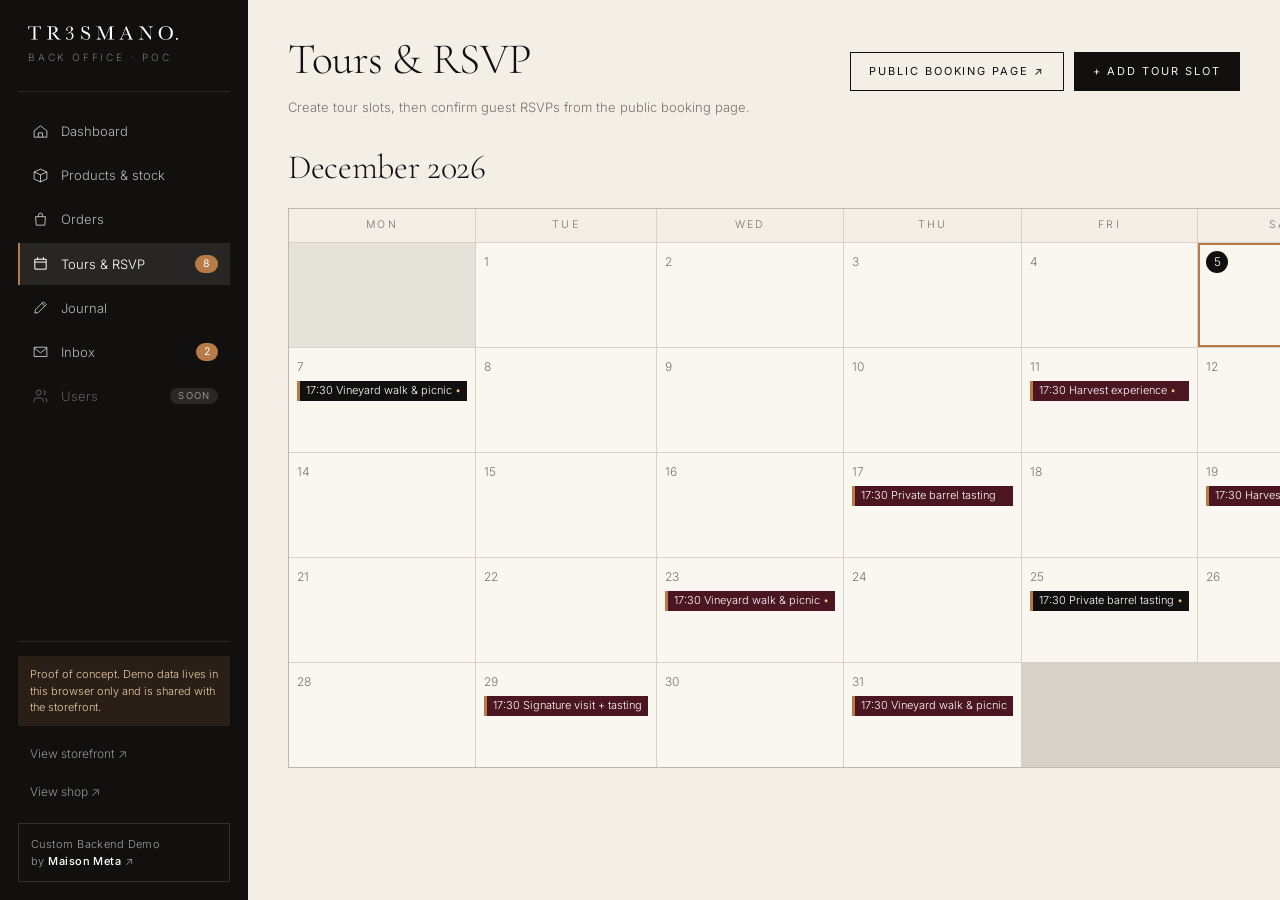
<file: admin/tours.html>
<!doctype html>
<html lang="en"><head><meta charset="utf-8"><meta name="viewport" content="width=device-width,initial-scale=1"><meta name="robots" content="noindex,nofollow">
<title>Tours &amp; RSVP — TR3SMANO Admin</title><link rel="icon" href="../assets/logo_tr3smano-positivo.png">
<link href="https://fonts.googleapis.com/css2?family=Cormorant+Garamond:ital,wght@0,300;0,400;0,500;1,300&family=Inter:wght@300;400;500&display=swap" rel="stylesheet">
<link rel="stylesheet" href="admin.css?v=5"></head>
<body data-page="tours" data-title="Tours &amp; RSVP" data-sub="Create tour slots, then confirm guest RSVPs from the public booking page."><main id="main"></main>
<script src="../js/products.js?v=5"></script><script src="../js/db.js?v=5"></script><script src="admin.js?v=5"></script>
<script>
(function(){
  const {db,esc,eur,fdate,pill,$,$$,D} = A;
  const today=D.iso(new Date()); let cur=new Date(); cur.setDate(1); let sel=today;
  const TYPES=[['Signature visit + tasting',40,12],['Vineyard walk & picnic',55,8],['Private barrel tasting',90,6],['Harvest experience',70,10]];
  const taken=t=>t.rsvps.filter(r=>r.status!=='declined').reduce((a,r)=>a+r.guests,0);
  A.acts('<a class="btn" href="../tours" target="_blank">Public booking page ↗</a><button class="btn solid" id="add">+ Add tour slot</button>');
  $('#main').innerHTML=`<div class="grid" style="grid-template-columns:1.7fr 1fr;gap:22px;align-items:start" id="tg"><div><div class="cal-h"><h2 id="mt"></h2><div class="acts" style="display:flex;gap:8px"><button class="btn sm" id="pv">←</button><button class="btn sm" id="td">Today</button><button class="btn sm" id="nx">→</button></div></div><div class="cal" id="cal"></div></div><div class="card" id="day"></div></div>`;
  const style=document.createElement('style'); style.textContent='@media(max-width:1100px){#tg{grid-template-columns:1fr!important}}'; document.head.append(style);
  function cal(){
    const y=cur.getFullYear(), m=cur.getMonth(); $('#mt').textContent=cur.toLocaleDateString('en-GB',{month:'long',year:'numeric'});
    const first=(new Date(y,m,1).getDay()+6)%7, dim=new Date(y,m+1,0).getDate(); let h=['Mon','Tue','Wed','Thu','Fri','Sat','Sun'].map(d=>`<div class="dow">${d}</div>`).join('');
    for(let i=0;i<first;i++) h+='<div class="d dim"></div>';
    for(let d=1;d<=dim;d++){ const iso=D.iso(new Date(Date.UTC(y,m,d,12))), ts=db.tours.filter(t=>t.date===iso).sort((a,b)=>a.time.localeCompare(b.time));
      h+=`<div class="d ${iso===today?'today':''} ${iso===sel?'sel':''}" data-d="${iso}"><span class="n">${d}</span>${ts.map(t=>`<span class="ev ${taken(t)>=t.capacity?'full':''} ${t.rsvps.some(r=>r.status==='pending')?'pend':''}">${t.time} ${esc(t.type)}</span>`).join('')}</div>`; }
    $('#cal').innerHTML=h;
  }
  function day(){
    const ts=db.tours.filter(t=>t.date===sel).sort((a,b)=>a.time.localeCompare(b.time));
    $('#day').innerHTML=`<div class="card-h"><h3>${fdate(sel,{weekday:'long',day:'numeric',month:'long'})}</h3><button class="btn sm" id="addd">+ Slot</button></div>`+(ts.map(t=>`<div style="padding:14px 0;border-top:1px solid var(--line)"><div style="display:flex;justify-content:space-between;gap:10px"><div><b style="font-weight:400">${t.time} · ${esc(t.type)}</b><div class="seats">${taken(t)} of ${t.capacity} seats · ${eur(t.price)} pp</div></div><div style="display:flex;gap:6px"><button class="btn sm ghost" data-e="${t.id}">Edit</button></div></div>
      ${t.rsvps.map(r=>`<div class="rsvp"><div>${esc(r.name)} · ${r.guests} guest${r.guests>1?'s':''} ${pill(r.status)}<small>${esc(r.email)}${r.note?' · “'+esc(r.note)+'”':''}</small></div><div style="display:flex;gap:6px">${r.status!=='confirmed'?`<button class="btn sm" data-c="${t.id}|${r.id}">Confirm</button>`:''}${r.status!=='declined'?`<button class="btn sm ghost" data-n="${t.id}|${r.id}">Decline</button>`:''}</div></div>`).join('')||'<small class="hint" style="display:block;margin-top:8px">No RSVPs yet.</small>'}</div>`).join('')||'<div class="empty">No tours on this day.<br><br><button class="btn" id="adde">Create a slot</button></div>');
  }
  const R=()=>{cal();day();};
  $('#cal').onclick=e=>{const d=e.target.closest('[data-d]'); if(d){sel=d.dataset.d;R();}};
  $('#pv').onclick=()=>{cur.setMonth(cur.getMonth()-1);cal();}; $('#nx').onclick=()=>{cur.setMonth(cur.getMonth()+1);cal();}; $('#td').onclick=()=>{cur=new Date();cur.setDate(1);sel=today;R();};
  $('#day').onclick=e=>{
    const c=e.target.closest('[data-c]'), n=e.target.closest('[data-n]'), ed=e.target.closest('[data-e]');
    const act=(el,st)=>{const [tid,rid]=el.dataset[st==='confirmed'?'c':'n'].split('|'); const r=db.tours.find(t=>t.id===tid).rsvps.find(r=>r.id===rid); r.status=st; A.save(); R(); A.toast('RSVP '+st+' — confirmation email would be sent to '+r.email);};
    if(c) act(c,'confirmed'); if(n) act(n,'declined'); if(ed) form(db.tours.find(t=>t.id===ed.dataset.e));
    if(e.target.id==='addd'||e.target.id==='adde') form(null);
  };
  $('#add').onclick=()=>form(null);
  function form(t){
    const isNew=!t; t=t||{date:sel>=today?sel:today,time:'11:00',type:TYPES[0][0],capacity:12,price:40,notes:''};
    const m=A.modal(`<h2>${isNew?'New tour slot':'Edit tour slot'}</h2>
      <div class="row"><div><label class="f">Experience</label><select id="t_type">${TYPES.map(x=>`<option ${t.type===x[0]?'selected':''}>${x[0]}</option>`).join('')}<option value="__c" ${TYPES.some(x=>x[0]===t.type)?'':'selected'}>Custom…</option></select></div></div>
      <div class="row" id="cw" ${TYPES.some(x=>x[0]===t.type)?'hidden':''}><div><label class="f">Custom name</label><input id="t_c" value="${TYPES.some(x=>x[0]===t.type)?'':esc(t.type)}" placeholder="Private winemaker dinner"></div></div>
      <div class="row r2"><div><label class="f">Date</label><input type="date" id="t_d" value="${t.date}"></div><div><label class="f">Time</label><input type="time" id="t_t" value="${t.time}"></div></div>
      <div class="row r2"><div><label class="f">Capacity (guests)</label><input type="number" id="t_cap" min="1" value="${t.capacity}"></div><div><label class="f">Price € per person</label><input type="number" id="t_p" min="0" value="${t.price}"></div></div>
      <div class="row"><div><label class="f">Description (shown on the booking page)</label><textarea id="t_n" rows="3">${esc(t.notes||'')}</textarea></div></div>
      <div class="acts">${isNew?'':'<button class="btn danger" id="t_del" style="margin-right:auto">Delete</button>'}<button class="btn ghost" data-x>Cancel</button><button class="btn solid" data-ok>${isNew?'Create slot':'Save'}</button></div>`);
    $('#t_type').onchange=e=>{ $('#cw').hidden=e.target.value!=='__c'; const x=TYPES.find(y=>y[0]===e.target.value); if(x){$('#t_cap').value=x[2];$('#t_p').value=x[1];} };
    $('[data-x]',m).onclick=A.close;
    if(!isNew) $('#t_del').onclick=()=>{ db.tours=db.tours.filter(x=>x.id!==t.id); db.tours.length; A.D.db.tours=db.tours; A.save(); A.close(); R(); A.toast('Slot deleted'); };
    $('[data-ok]',m).onclick=()=>{ const ty=$('#t_type').value==='__c'?$('#t_c').value.trim():$('#t_type').value; if(!ty) return A.toast('Name the experience');
      const o=Object.assign(t,{type:ty,date:$('#t_d').value,time:$('#t_t').value,capacity:+$('#t_cap').value||1,price:+$('#t_p').value||0,notes:$('#t_n').value.trim()});
      if(isNew){o.id=D.uid('t');o.rsvps=[];db.tours.push(o);} sel=o.date; const dd=new Date(o.date+'T12:00:00'); cur=new Date(dd.getFullYear(),dd.getMonth(),1); A.save(); A.close(); R(); A.toast(isNew?'Slot created — live on the booking page':'Slot updated'); };
  }
  R();
})();
</script></body></html>
</file>
<file: css/styles.css>
/* TR3SMANO — editorial mockup · shared styles */
:root{
  --ink:#12100e; --ink-2:#1c1916; --paper:#f3efe7; --stone:#e8e2d6; --stone-2:#d9d1c1;
  --copper:#b87a46; --wine:#4b1522; --muted:#7b7368; --line:rgba(18,16,14,.14);
  --serif:'Cormorant Garamond','Times New Roman',serif;
  --sans:'Inter',system-ui,-apple-system,'Segoe UI',sans-serif;
  --ease:cubic-bezier(.22,.8,.24,1);
  --gutter:clamp(20px,4vw,64px);
  --header-h:76px;
}
*,*::before,*::after{box-sizing:border-box}
html{scroll-behavior:smooth;-webkit-text-size-adjust:100%}
body{margin:0;background:var(--paper);color:var(--ink);font-family:var(--sans);font-weight:300;font-size:16px;line-height:1.65;-webkit-font-smoothing:antialiased;overflow-x:hidden}
img,video{display:block;max-width:100%}
a{color:inherit;text-decoration:none}
button{font:inherit;color:inherit;background:none;border:0;cursor:pointer;padding:0}
h1,h2,h3,h4{font-family:var(--serif);font-weight:400;line-height:1.02;margin:0;letter-spacing:-.01em}
p{margin:0}
::selection{background:var(--copper);color:#fff}
:focus-visible{outline:2px solid var(--copper);outline-offset:3px}

.eyebrow{font-size:11px;letter-spacing:.28em;text-transform:uppercase;font-weight:400;color:var(--muted)}
.dark .eyebrow,.eyebrow.light{color:rgba(255,255,255,.62)}
.serif-i{font-family:var(--serif);font-style:italic}
.wrap{padding-inline:var(--gutter);max-width:1680px;margin-inline:auto}

/* ───────── Buttons ───────── */
.btn{display:inline-flex;align-items:center;gap:.9em;padding:1.05em 1.9em;border:1px solid currentColor;font-size:11px;letter-spacing:.24em;text-transform:uppercase;font-weight:400;position:relative;overflow:hidden;isolation:isolate;transition:color .5s var(--ease),border-color .5s var(--ease)}
.btn::before{content:"";position:absolute;inset:0;background:var(--ink);transform:translateY(101%);transition:transform .55s var(--ease);z-index:-1}
.btn:hover::before{transform:none}
.btn:hover{color:var(--paper);border-color:var(--ink)}
.btn--solid{background:var(--ink);color:var(--paper);border-color:var(--ink)}
.btn--solid::before{background:var(--copper)}
.btn--solid:hover{border-color:var(--copper)}
.btn--light{color:#fff}
.btn--light::before{background:#fff}
.btn--light:hover{color:var(--ink);border-color:#fff}
.btn--block{width:100%;justify-content:center}
.arrow{display:inline-block;width:26px;height:1px;background:currentColor;position:relative;transition:width .5s var(--ease)}
.arrow::after{content:"";position:absolute;right:0;top:-3px;width:7px;height:7px;border-top:1px solid currentColor;border-right:1px solid currentColor;transform:rotate(45deg)}
a:hover>.arrow,button:hover>.arrow,.btn:hover .arrow{width:40px}
.link{display:inline-flex;align-items:center;gap:.9em;font-size:11px;letter-spacing:.24em;text-transform:uppercase;font-weight:400;padding-bottom:6px;border-bottom:1px solid var(--line);transition:border-color .4s}
.link:hover{border-color:currentColor}

/* ───────── Header ───────── */
.site-header{position:fixed;inset:0 0 auto 0;height:var(--header-h);z-index:100;display:grid;grid-template-columns:1fr auto 1fr;align-items:center;padding-inline:var(--gutter);color:#fff;transition:background .5s var(--ease),color .5s var(--ease),transform .6s var(--ease),box-shadow .5s}
.site-header.is-solid{background:rgba(243,239,231,.92);backdrop-filter:blur(14px);-webkit-backdrop-filter:blur(14px);color:var(--ink);box-shadow:0 1px 0 var(--line)}
.site-header.is-hidden{transform:translateY(-100%)}
.site-header.on-light{color:var(--ink)}
.nav{display:flex;gap:clamp(16px,2.2vw,34px);font-size:11px;letter-spacing:.22em;text-transform:uppercase;font-weight:400}
.nav a{position:relative;padding:6px 0;white-space:nowrap}
.nav a::after{content:"";position:absolute;left:0;bottom:0;height:1px;width:100%;background:currentColor;transform:scaleX(0);transform-origin:right;transition:transform .5s var(--ease)}
.nav a:hover::after,.nav a[aria-current="page"]::after{transform:scaleX(1);transform-origin:left}
.logo{display:block;width:clamp(150px,15vw,214px);justify-self:center;position:relative}
.logo img{width:100%;height:auto;transition:opacity .4s}
.logo .dark-logo{position:absolute;inset:0;opacity:0}
.site-header.is-solid .logo .light-logo,.site-header.on-light .logo .light-logo{opacity:0}
.site-header.is-solid .logo .dark-logo,.site-header.on-light .logo .dark-logo{opacity:1}
.header-tools{display:flex;justify-content:flex-end;align-items:center;gap:clamp(14px,2vw,28px);font-size:11px;letter-spacing:.22em;text-transform:uppercase;font-weight:400}
.lang{display:flex;gap:10px;opacity:.8}
.lang a.on{opacity:1;border-bottom:1px solid currentColor}
.lang a{opacity:.55}.lang a.on{opacity:1}
.cart-btn{display:inline-flex;align-items:center;gap:10px}
.cart-count{display:inline-grid;place-items:center;min-width:20px;height:20px;border:1px solid currentColor;border-radius:20px;font-size:10px;letter-spacing:0;padding-inline:5px}
.cart-count.bump{animation:bump .5s var(--ease)}
@keyframes bump{40%{transform:scale(1.35);background:var(--copper);border-color:var(--copper);color:#fff}}
.burger{display:none;width:28px;height:18px;position:relative}
.burger span{position:absolute;left:0;right:0;height:1px;background:currentColor;transition:transform .5s var(--ease),top .5s var(--ease),opacity .3s}
.burger span:nth-child(1){top:2px}.burger span:nth-child(2){top:14px}
.menu-open .burger span:nth-child(1){top:8px;transform:rotate(45deg)}
.menu-open .burger span:nth-child(2){top:8px;transform:rotate(-45deg)}
.mobile-menu{position:fixed;inset:0;background:var(--ink);color:#fff;z-index:99;display:flex;flex-direction:column;justify-content:center;padding:var(--gutter);clip-path:inset(0 0 100% 0);transition:clip-path .8s var(--ease);visibility:hidden}
.menu-open .mobile-menu{clip-path:inset(0);visibility:visible}
.mobile-menu a{font-family:var(--serif);font-size:clamp(38px,11vw,64px);line-height:1.15;display:block;opacity:0;transform:translateY(20px);transition:opacity .6s,transform .8s var(--ease)}
.menu-open .mobile-menu a{opacity:1;transform:none}
.menu-open .mobile-menu a:nth-child(2){transition-delay:.06s}.menu-open .mobile-menu a:nth-child(3){transition-delay:.12s}.menu-open .mobile-menu a:nth-child(4){transition-delay:.18s}.menu-open .mobile-menu a:nth-child(5){transition-delay:.24s}.menu-open .mobile-menu a:nth-child(6){transition-delay:.3s}
.menu-open .site-header{color:#fff;background:transparent;box-shadow:none}
.menu-open .site-header .logo .light-logo{opacity:1}.menu-open .site-header .logo .dark-logo{opacity:0}
@media(max-width:1180px){
  .site-header{grid-template-columns:auto 1fr auto;}
  .nav{display:none}.burger{display:block;order:-1}
  .site-header .logo{justify-self:center}
  .lang{display:none}
  .header-tools .cart-label{display:none}
}

/* ───────── Reveal animations ───────── */
.js [data-reveal]{opacity:0;transform:translateY(34px);transition:opacity 1.1s var(--ease),transform 1.2s var(--ease);transition-delay:var(--d,0s)}
.js [data-reveal].in{opacity:1;transform:none}
.js [data-reveal="fade"]{transform:none}
.js [data-reveal="img"]{opacity:1;transform:none;position:relative;overflow:hidden}
.js [data-reveal="img"]::after{content:"";position:absolute;inset:-1px;background:var(--cover,var(--paper));transform-origin:top;transition:transform 1.3s var(--ease);transition-delay:var(--d,0s);z-index:5;pointer-events:none}
.js [data-reveal="img"].in::after{transform:scaleY(0)}
.js [data-reveal="img"] img{transform:scale(1.18);transition:opacity .9s var(--ease),transform 1.8s var(--ease);transition-delay:0s,var(--d,0s)}
.js [data-reveal="img"].in img{transform:scale(1)}
.wines [data-reveal="img"]{--cover:var(--ink)}
.winery [data-reveal="img"]{--cover:var(--stone)}
.story [data-reveal="img"]{--cover:var(--ink)}
.split .w{display:inline-block;overflow:hidden;vertical-align:top;padding-bottom:.08em;margin-bottom:-.08em}
.split .w>span{display:inline-block;transform:translateY(105%);transition:transform 1.1s var(--ease);transition-delay:calc(var(--i)*55ms + var(--d,0s))}
.split.in .w>span{transform:none}
.no-js .split .w>span{transform:none}

/* lazy images fade in once decoded */
img.lazy{opacity:0;transition:opacity .9s var(--ease)}
img.lazy.loaded{opacity:1}
.no-js img.lazy{opacity:1}
.ph{background:linear-gradient(110deg,var(--stone) 8%,#efe9dd 18%,var(--stone) 33%);background-size:200% 100%;animation:shimmer 1.6s linear infinite}
@keyframes shimmer{to{background-position-x:-200%}}
.ph.done{animation:none;background:var(--stone)}

/* ───────── Hero ───────── */
.hero{position:relative;height:100svh;min-height:620px;color:#fff;overflow:hidden;background:var(--ink)}
.hero video,.hero .hero-poster{position:absolute;inset:0;width:100%;height:100%;object-fit:cover}
.hero video{opacity:0;transition:opacity 1.6s ease}
.hero video.playing{opacity:1}
.hero::after{content:"";position:absolute;inset:0;background:linear-gradient(180deg,rgba(10,8,6,.55) 0%,rgba(10,8,6,.12) 38%,rgba(10,8,6,.62) 100%),radial-gradient(120% 80% at 50% 110%,rgba(75,21,34,.45),transparent 60%);pointer-events:none}
.hero-inner{position:absolute;inset:0;z-index:2;display:flex;flex-direction:column;justify-content:flex-end;padding:0 var(--gutter) clamp(36px,7vh,80px)}
.hero h1{font-size:clamp(46px,9.4vw,168px);font-weight:300;line-height:.92;letter-spacing:-.025em;max-width:13ch}
.hero h1 em{font-style:italic;color:#e9c9a5}
.hero-row{display:flex;justify-content:space-between;align-items:flex-end;gap:32px;margin-top:clamp(24px,4vh,48px);flex-wrap:wrap}
.hero-sub{max-width:34ch;font-size:15px;color:rgba(255,255,255,.82)}
.hero-cta{display:flex;gap:14px;flex-wrap:wrap}
.hero-meta{position:absolute;z-index:2;right:var(--gutter);top:calc(var(--header-h) + 28px);writing-mode:vertical-rl;font-size:10px;letter-spacing:.34em;text-transform:uppercase;color:rgba(255,255,255,.6)}
.hero-ctrl{position:absolute;z-index:3;left:var(--gutter);top:calc(var(--header-h) + 28px);display:flex;align-items:center;gap:12px;font-size:10px;letter-spacing:.28em;text-transform:uppercase;color:rgba(255,255,255,.75)}
.hero-ctrl button{width:34px;height:34px;border:1px solid rgba(255,255,255,.4);border-radius:50%;display:grid;place-items:center;transition:background .3s,border-color .3s}
.hero-ctrl button:hover{background:rgba(255,255,255,.18);border-color:#fff}
.hero-ctrl svg{width:10px;height:10px;fill:#fff}
.scroll-cue{position:absolute;z-index:2;left:50%;bottom:18px;width:1px;height:46px;background:rgba(255,255,255,.25);overflow:hidden}
.scroll-cue::after{content:"";position:absolute;inset:0;background:#fff;animation:cue 2.2s var(--ease) infinite}
@keyframes cue{0%{transform:translateY(-100%)}60%,100%{transform:translateY(100%)}}
@media(max-width:700px){.hero-meta{display:none}.scroll-cue{display:none}}

/* ───────── Marquee ───────── */
.marquee{overflow:hidden;border-block:1px solid var(--line);padding:22px 0;background:var(--paper)}
.marquee-track{display:flex;width:max-content;animation:marq 48s linear infinite}
.marquee:hover .marquee-track{animation-play-state:paused}
.marquee span{font-family:var(--serif);font-style:italic;font-size:clamp(22px,2.6vw,38px);padding-right:3.2rem;white-space:nowrap;display:inline-flex;align-items:center;gap:3.2rem}
.marquee span::after{content:"✦";font-style:normal;font-size:.5em;color:var(--copper)}
@keyframes marq{to{transform:translateX(-50%)}}

/* ───────── Sections ───────── */
section{position:relative}
.sec{padding-block:clamp(80px,13vw,200px)}
.sec-head{display:flex;justify-content:space-between;align-items:flex-end;gap:32px;margin-bottom:clamp(40px,6vw,88px);flex-wrap:wrap}
.h-xl{font-size:clamp(40px,6.4vw,112px);font-weight:300;letter-spacing:-.025em;line-height:.96}
.h-l{font-size:clamp(34px,4.6vw,76px);font-weight:300;letter-spacing:-.02em;line-height:1}
.h-xl em,.h-l em{font-style:italic;color:var(--copper)}

/* Manifesto */
.manifesto{display:grid;grid-template-columns:repeat(12,1fr);gap:0 24px;align-items:start}
.manifesto .txt{grid-column:1/8}
.manifesto .txt h2{font-size:clamp(34px,5.2vw,92px);font-weight:300;letter-spacing:-.02em;line-height:1.02;margin-top:26px}
.manifesto .txt h2 em{color:var(--copper)}
.manifesto .txt p{max-width:48ch;margin-top:44px;color:#463f37;font-size:17px}
.manifesto .img1{grid-column:9/13;margin-top:clamp(60px,10vw,160px);aspect-ratio:3/4;overflow:hidden}
.manifesto .img2{grid-column:7/10;margin-top:-80px;aspect-ratio:1;overflow:hidden;position:relative;z-index:2;border:10px solid var(--paper);margin-left:-30px}
.manifesto img{width:100%;height:100%;object-fit:cover}
@media(max-width:900px){.manifesto .txt{grid-column:1/-1}.manifesto .img1{grid-column:4/13}.manifesto .img2{grid-column:1/7;margin-left:0}}

/* Wines */
.wines{background:var(--ink);color:#f3efe7}
.wines .sec-head .eyebrow{color:rgba(255,255,255,.55)}
.wine-row{display:grid;grid-template-columns:repeat(12,1fr);gap:24px;align-items:center;padding-block:clamp(40px,6vw,96px);border-top:1px solid rgba(255,255,255,.14)}
.wine-row:nth-child(even) .wine-bottle{order:2;grid-column:8/13}
.wine-row:nth-child(even) .wine-copy{order:1;grid-column:1/7}
.wine-row:nth-child(even) .wine-scene{order:3;grid-column:7/8;display:none}
.wine-num{font-family:var(--serif);font-size:clamp(16px,1.4vw,20px);color:var(--copper);font-style:italic}
.wine-bottle{grid-column:1/6;position:relative;background:var(--stone);aspect-ratio:4/5;overflow:hidden}
.wine-bottle img{position:absolute;inset:-6% 0;height:112%;width:100%;object-fit:contain;mix-blend-mode:multiply}
.wine-bottle .tag{position:absolute;left:18px;bottom:16px;font-size:10px;letter-spacing:.26em;text-transform:uppercase;color:var(--ink);opacity:.7}
.wine-row:hover .wine-bottle.in img{transform:scale(1.05)}
.wine-copy{grid-column:6/13;padding-inline:clamp(0px,3vw,56px)}
.wine-copy h3{font-size:clamp(46px,7.4vw,132px);font-weight:300;letter-spacing:-.03em;margin:18px 0 8px;line-height:.92}
.wine-copy h3 em{font-style:italic;color:#e9c9a5}
.wine-copy .kicker{font-family:var(--serif);font-style:italic;font-size:clamp(20px,2vw,30px);color:rgba(255,255,255,.75);margin-bottom:26px}
.wine-copy p{max-width:50ch;color:rgba(255,255,255,.66);font-size:15.5px}
.wine-facts{display:flex;gap:clamp(20px,3vw,48px);margin:34px 0 40px;flex-wrap:wrap}
.wine-facts div{border-left:1px solid rgba(255,255,255,.22);padding-left:16px}
.wine-facts b{display:block;font-family:var(--serif);font-weight:400;font-size:clamp(26px,2.6vw,38px);line-height:1}
.wine-facts small{font-size:10px;letter-spacing:.22em;text-transform:uppercase;color:rgba(255,255,255,.5)}
.wine-copy .row-cta{display:flex;gap:26px;align-items:center;flex-wrap:wrap}
@media(max-width:900px){
  .wine-row,.wine-row:nth-child(even){grid-template-columns:1fr;gap:28px}
  .wine-row .wine-bottle,.wine-row:nth-child(even) .wine-bottle{grid-column:1;order:0;aspect-ratio:1/1}
  .wine-row .wine-copy,.wine-row:nth-child(even) .wine-copy{grid-column:1;order:1;padding:0}
}

/* Vineyard — horizontal scroller */
.vineyard{background:var(--paper);overflow:hidden}
.v-intro{display:grid;grid-template-columns:repeat(12,1fr);gap:24px;margin-bottom:clamp(36px,5vw,72px)}
.v-intro .h-xl{grid-column:1/9}
.v-intro p{grid-column:9/13;align-self:end;max-width:36ch;color:#463f37}
@media(max-width:900px){.v-intro .h-xl,.v-intro p{grid-column:1/-1}}
.hscroll{display:flex;gap:clamp(14px,1.6vw,26px);overflow-x:auto;scroll-snap-type:x proximity;padding:0 var(--gutter) 28px;scrollbar-width:thin;scrollbar-color:var(--ink) transparent;cursor:grab}
.hscroll.dragging{cursor:grabbing;scroll-snap-type:none;user-select:none}
.hscroll::-webkit-scrollbar{height:3px}.hscroll::-webkit-scrollbar-thumb{background:var(--ink)}
.h-card{flex:0 0 auto;height:clamp(340px,56vh,620px);scroll-snap-align:start;position:relative;overflow:hidden;background:var(--stone)}
.h-card img{height:100%;width:auto;max-width:none;pointer-events:none;-webkit-user-drag:none;transition:transform 1.6s var(--ease)}
.h-card:hover img{transform:scale(1.04)}
.h-card figcaption{position:absolute;left:14px;bottom:12px;font-size:10px;letter-spacing:.26em;text-transform:uppercase;color:#fff;text-shadow:0 1px 8px rgba(0,0,0,.5)}
.h-card{margin:0}
.h-prog{margin:22px var(--gutter) 0;height:1px;background:var(--line);position:relative}
.h-prog i{position:absolute;left:0;top:-1px;height:3px;width:20%;background:var(--ink);transition:transform .15s linear}

/* Stats */
.stats{display:grid;grid-template-columns:repeat(4,1fr);border-top:1px solid var(--line);margin-top:clamp(60px,8vw,120px)}
.stats div{padding:clamp(24px,3vw,44px) clamp(10px,2vw,28px) 0 0}
.stats b{display:block;font-family:var(--serif);font-weight:300;font-size:clamp(48px,6.4vw,112px);line-height:.95;letter-spacing:-.03em}
.stats small{display:block;margin-top:12px;font-size:11px;letter-spacing:.22em;text-transform:uppercase;color:var(--muted);max-width:22ch;line-height:1.7}
@media(max-width:800px){.stats{grid-template-columns:1fr 1fr;row-gap:30px}}

/* Winery split */
.winery{background:var(--stone)}
.winery-grid{display:grid;grid-template-columns:repeat(12,1fr);gap:24px}
.winery-sticky{grid-column:1/6;position:sticky;top:calc(var(--header-h) + 40px);align-self:start}
.winery-sticky p{margin-top:32px;max-width:42ch;color:#463f37}
.winery-sticky .link{margin-top:38px}
.winery-stack{grid-column:7/13;display:grid;gap:24px}
.winery-stack figure{margin:0;overflow:hidden;position:relative}
.winery-stack figure:nth-child(2){width:78%;margin-left:auto}
.winery-stack figure:nth-child(3){width:86%}
.winery-stack img{width:100%;height:auto}
.winery-stack figcaption{position:absolute;left:16px;bottom:14px;font-size:10px;letter-spacing:.26em;text-transform:uppercase;color:#fff;text-shadow:0 1px 10px rgba(0,0,0,.6)}
@media(max-width:900px){.winery-sticky,.winery-stack{grid-column:1/-1;position:static}.winery-stack{margin-top:36px}}

/* Film band */
.film{height:min(92vh,880px);min-height:480px;position:relative;color:#fff;overflow:hidden;display:grid;place-items:center;background:var(--ink)}
.film-bg{position:absolute;inset:-8% 0;will-change:transform}
.film-bg img{width:100%;height:100%;object-fit:cover}
.film::after{content:"";position:absolute;inset:0;background:rgba(10,8,6,.45)}
.film-inner{position:relative;z-index:2;text-align:center;padding:0 var(--gutter)}
.film-inner h2{font-size:clamp(38px,6vw,104px);font-weight:300;margin:20px 0 40px;letter-spacing:-.02em}
.film-inner h2 em{font-style:italic;color:#e9c9a5}
.play{display:inline-grid;place-items:center;width:104px;height:104px;border-radius:50%;border:1px solid rgba(255,255,255,.7);position:relative;transition:transform .6s var(--ease),background .4s}
.play::before{content:"";position:absolute;inset:-14px;border-radius:50%;border:1px solid rgba(255,255,255,.25);animation:ring 2.6s var(--ease) infinite}
@keyframes ring{0%{transform:scale(.85);opacity:1}100%{transform:scale(1.25);opacity:0}}
.play:hover{transform:scale(1.08);background:rgba(255,255,255,.14)}
.play svg{width:22px;height:22px;fill:#fff;margin-left:4px}
.modal{position:fixed;inset:0;z-index:300;background:rgba(8,6,5,.94);display:grid;place-items:center;padding:var(--gutter);opacity:0;visibility:hidden;transition:opacity .5s,visibility .5s}
.modal.open{opacity:1;visibility:visible}
.modal video{width:min(1400px,100%);max-height:84vh;background:#000}
.modal-close{position:absolute;top:22px;right:var(--gutter);color:#fff;font-size:11px;letter-spacing:.26em;text-transform:uppercase;padding:10px}

/* Visit + Club */
.visit{display:grid;grid-template-columns:1fr 1fr;min-height:80vh}
.visit>div{position:relative;overflow:hidden}
.visit .vimg{min-height:60vh}
.visit .vimg img{position:absolute;inset:0;width:100%;height:100%;object-fit:cover}
.visit .vtxt{padding:clamp(40px,7vw,120px) var(--gutter);display:flex;flex-direction:column;justify-content:center;align-items:flex-start;gap:26px}
.visit .vtxt p{max-width:42ch;color:#463f37}
.visit .vtxt.dark{background:var(--wine);color:#f3efe7}
.visit .vtxt.dark p{color:rgba(255,255,255,.72)}
.visit .vtxt.dark .h-l em{color:#e9c9a5}
.perks{list-style:none;padding:0;margin:0;display:grid;gap:10px;font-size:14px}
.perks li{display:flex;gap:14px;align-items:baseline}
.perks li::before{content:"";width:22px;height:1px;background:var(--copper);flex:none;transform:translateY(-4px)}
@media(max-width:900px){.visit{grid-template-columns:1fr}.visit .vimg{min-height:46vh}}

/* ───────── Product cards ───────── */
.pgrid{display:grid;grid-template-columns:repeat(4,1fr);gap:clamp(28px,3vw,48px) clamp(14px,1.6vw,26px)}
.pgrid.cols-3{grid-template-columns:repeat(3,1fr)}
@media(max-width:1100px){.pgrid,.pgrid.cols-3{grid-template-columns:repeat(3,1fr)}}
@media(max-width:760px){.pgrid,.pgrid.cols-3{grid-template-columns:repeat(2,1fr)}}
.pcard{position:relative;display:flex;flex-direction:column}
.pcard-media{position:relative;aspect-ratio:4/5;background:var(--stone);overflow:hidden;display:block}
.pcard-media img{position:absolute;inset:0;width:100%;height:100%;object-fit:contain;padding:9% 7%;mix-blend-mode:multiply;transition:opacity .8s var(--ease),transform 1.3s var(--ease)}
.pcard-media img.cover{object-fit:cover;padding:0;mix-blend-mode:normal}
.pcard-media img.lazy.alt{opacity:0}
.pcard:hover .pcard-media img.lazy.alt.loaded{opacity:1}
.pcard:hover .pcard-media img.lazy.main.loaded{opacity:0}
.pcard-media{isolation:isolate}
.pcard:hover .pcard-media img.alt{transform:scale(1.03)}
.pcard-badge{position:absolute;top:12px;left:12px;z-index:3;background:var(--ink);color:var(--paper);font-size:9.5px;letter-spacing:.22em;text-transform:uppercase;padding:6px 10px}
.pcard-badge.copper{background:var(--copper)}
.quick-add{position:absolute;left:10px;right:10px;bottom:10px;z-index:3;background:rgba(243,239,231,.96);padding:14px;font-size:10.5px;letter-spacing:.24em;text-transform:uppercase;font-weight:400;text-align:center;transform:translateY(calc(100% + 16px));transition:transform .6s var(--ease),background .3s,color .3s}
.pcard:hover .quick-add,.quick-add:focus-visible{transform:none}
.quick-add:hover{background:var(--ink);color:var(--paper)}
@media(hover:none){.quick-add{transform:none;position:static;margin-top:10px;border:1px solid var(--line)}}
.pcard-info{padding-top:16px;display:flex;justify-content:space-between;gap:16px;align-items:baseline}
.pcard-info h3{font-size:clamp(19px,1.6vw,24px);font-weight:400;line-height:1.12;letter-spacing:0}
.pcard-info .sub{display:block;font-family:var(--sans);font-size:11px;letter-spacing:.16em;text-transform:uppercase;color:var(--muted);margin-top:6px;font-weight:400}
.price{font-size:14px;font-weight:400;white-space:nowrap}
.price s{color:var(--muted);margin-right:6px;font-size:12px}
.pcard.is-hidden{display:none}
.pcard{animation:cardIn .9s var(--ease) both;animation-delay:var(--d,0s)}
@keyframes cardIn{from{opacity:0;transform:translateY(24px)}}

/* ───────── Newsletter + Footer ───────── */
.news{background:var(--stone);text-align:center;padding-block:clamp(70px,10vw,140px)}
.news h2{font-size:clamp(34px,4.8vw,80px);font-weight:300;margin:18px 0 12px}
.news h2 em{color:var(--copper)}
.news p{color:#463f37;max-width:46ch;margin:0 auto 38px}
.news form{display:flex;max-width:540px;margin:0 auto;border-bottom:1px solid var(--ink)}
.news input{flex:1;background:none;border:0;padding:16px 0;font:inherit;font-size:15px;outline:none;color:var(--ink)}
.news input::placeholder{color:var(--muted)}
.news button{font-size:11px;letter-spacing:.24em;text-transform:uppercase;font-weight:400;padding-left:20px;display:flex;align-items:center;gap:12px}
.footer{background:var(--ink);color:#f3efe7;position:relative;overflow:hidden}
.footer-top{display:grid;grid-template-columns:1.4fr 1fr 1fr 1fr;gap:40px;padding-block:clamp(60px,8vw,110px)}
.footer h4{font-family:var(--sans);font-size:11px;letter-spacing:.26em;text-transform:uppercase;font-weight:400;color:rgba(255,255,255,.5);margin-bottom:22px}
.footer ul{list-style:none;margin:0;padding:0;display:grid;gap:10px;font-size:14.5px}
.footer li a{color:rgba(255,255,255,.82);transition:color .3s,padding .4s var(--ease)}
.footer li a:hover{color:#fff;padding-left:6px}
.footer .brandcol img{width:min(260px,70%);margin-bottom:26px}
.footer .brandcol p{max-width:34ch;color:rgba(255,255,255,.6);font-size:14px}
.footer-word{font-family:var(--serif);font-weight:300;font-size:clamp(70px,19.5vw,330px);line-height:.8;letter-spacing:-.04em;text-align:center;color:rgba(255,255,255,.07);white-space:nowrap;padding-bottom:.04em;user-select:none}
.footer-bottom{display:flex;justify-content:space-between;align-items:center;gap:24px;flex-wrap:wrap;padding-block:26px;border-top:1px solid rgba(255,255,255,.12);font-size:12px;color:rgba(255,255,255,.5)}
.logos{display:flex;gap:28px;align-items:center;flex-wrap:wrap}
.logos img{height:30px;width:auto;filter:brightness(0) invert(1);opacity:.55;transition:opacity .3s}
.logos img:hover{opacity:.95}
.footer-bottom a:hover{color:#fff}
@media(max-width:900px){.footer-top{grid-template-columns:1fr 1fr}.brandcol{grid-column:1/-1}}

/* ───────── Cart drawer + toast ───────── */
.scrim{position:fixed;inset:0;background:rgba(10,8,6,.5);opacity:0;visibility:hidden;transition:opacity .5s,visibility .5s;z-index:200}
.cart-open .scrim{opacity:1;visibility:visible}
.drawer{position:fixed;top:0;right:0;bottom:0;width:min(480px,100vw);background:var(--paper);z-index:210;display:flex;flex-direction:column;transform:translateX(102%);visibility:hidden;transition:transform .7s var(--ease),visibility .7s}
.cart-open .drawer{transform:none;visibility:visible;box-shadow:-20px 0 60px rgba(0,0,0,.18)}
.drawer-head{display:flex;justify-content:space-between;align-items:center;padding:26px 30px;border-bottom:1px solid var(--line)}
.drawer-head h3{font-size:30px}
.drawer-head button{font-size:11px;letter-spacing:.24em;text-transform:uppercase}
.ship-bar{padding:18px 30px;border-bottom:1px solid var(--line);font-size:12.5px}
.ship-bar .track{height:2px;background:var(--stone-2);margin-top:10px;position:relative}
.ship-bar .track i{position:absolute;left:0;top:0;bottom:0;background:var(--copper);width:0;transition:width .8s var(--ease)}
.drawer-body{flex:1;overflow:auto;padding:8px 30px}
.line-item{display:grid;grid-template-columns:84px 1fr auto;gap:18px;padding:20px 0;border-bottom:1px solid var(--line);align-items:start;animation:cardIn .6s var(--ease) both}
.line-item .thumb{background:var(--stone);aspect-ratio:4/5;overflow:hidden}
.line-item .thumb img{width:100%;height:100%;object-fit:contain;mix-blend-mode:multiply;padding:6px}
.line-item h4{font-size:19px;line-height:1.1;font-weight:400;font-family:var(--serif)}
.line-item small{display:block;color:var(--muted);font-size:11.5px;letter-spacing:.06em;margin-top:5px}
.qty{display:inline-flex;align-items:center;border:1px solid var(--line);margin-top:14px}
.qty button{width:32px;height:32px;font-size:15px;transition:background .3s}
.qty button:hover{background:var(--stone)}
.qty span{min-width:30px;text-align:center;font-size:13px;font-weight:400}
.rm{font-size:10.5px;letter-spacing:.18em;text-transform:uppercase;color:var(--muted);margin-top:10px;display:block}
.rm:hover{color:var(--ink)}
.drawer-empty{text-align:center;padding:90px 10px;color:var(--muted)}
.drawer-empty h4{font-family:var(--serif);font-size:30px;color:var(--ink);margin-bottom:10px;font-weight:400}
.drawer-foot{padding:24px 30px 30px;border-top:1px solid var(--line);background:var(--paper)}
.sub-row{display:flex;justify-content:space-between;font-size:15px;margin-bottom:6px}
.sub-row b{font-family:var(--serif);font-weight:500;font-size:26px}
.drawer-foot small{display:block;color:var(--muted);font-size:12px;margin-bottom:18px}
.drawer-foot .pay{display:flex;gap:8px;justify-content:center;margin-top:16px;font-size:10px;letter-spacing:.2em;text-transform:uppercase;color:var(--muted)}
.toast{position:fixed;left:50%;bottom:28px;transform:translate(-50%,40px);background:var(--ink);color:#fff;padding:14px 24px;font-size:12px;letter-spacing:.06em;z-index:400;opacity:0;pointer-events:none;transition:transform .6s var(--ease),opacity .5s;max-width:calc(100vw - 32px);text-align:center}
.toast.show{opacity:1;transform:translate(-50%,0)}

/* ───────── Shop page ───────── */
.page-hero{position:relative;padding:calc(var(--header-h) + clamp(60px,10vw,150px)) 0 clamp(40px,6vw,80px);background:var(--stone);overflow:hidden}
.page-hero .h-xl{max-width:14ch;margin-top:22px}
.page-hero p{max-width:44ch;margin-top:30px;color:#463f37}
.page-hero .ph-img{position:absolute;right:0;top:0;bottom:0;width:min(38vw,560px);}
.page-hero .ph-img img{width:100%;height:100%;object-fit:cover}
.page-hero .ph-img::after{content:"";position:absolute;inset:0;background:linear-gradient(90deg,var(--stone),transparent 40%)}
@media(max-width:800px){.page-hero .ph-img{opacity:.22;width:100%}}
.page-hero .wrap{position:relative;z-index:2}
.toolbar{position:sticky;top:var(--header-h);z-index:50;background:rgba(243,239,231,.94);backdrop-filter:blur(12px);-webkit-backdrop-filter:blur(12px);border-bottom:1px solid var(--line);transition:top .6s var(--ease)}
.header-hidden-state .toolbar{top:0}
.toolbar .wrap{display:flex;justify-content:space-between;align-items:center;gap:20px;padding-block:14px}
.chips{display:flex;gap:8px;overflow-x:auto;scrollbar-width:none;margin-inline:calc(var(--gutter)*-0);padding-bottom:2px}
.chips::-webkit-scrollbar{display:none}
.chip{flex:none;padding:10px 18px;border:1px solid var(--line);border-radius:40px;font-size:11px;letter-spacing:.2em;text-transform:uppercase;font-weight:400;transition:all .4s var(--ease);white-space:nowrap}
.chip:hover{border-color:var(--ink)}
.chip.on{background:var(--ink);color:var(--paper);border-color:var(--ink)}
.chip small{opacity:.5;margin-left:6px;letter-spacing:.05em}
.sort{display:flex;align-items:center;gap:12px;font-size:11px;letter-spacing:.2em;text-transform:uppercase;font-weight:400;flex:none}
.sort select{appearance:none;background:none;border:0;border-bottom:1px solid var(--ink);padding:6px 22px 6px 0;font:inherit;letter-spacing:.14em;text-transform:uppercase;color:inherit;cursor:pointer;background-image:linear-gradient(45deg,transparent 50%,var(--ink) 50%),linear-gradient(135deg,var(--ink) 50%,transparent 50%);background-position:calc(100% - 9px) 55%,calc(100% - 4px) 55%;background-size:5px 5px;background-repeat:no-repeat}
@media(max-width:760px){.toolbar .wrap{flex-direction:column;align-items:stretch;gap:10px}.sort{justify-content:space-between}}
.shop-meta{display:flex;justify-content:space-between;padding-block:26px;font-size:12px;letter-spacing:.14em;text-transform:uppercase;color:var(--muted)}
.shop-body{padding-bottom:clamp(80px,10vw,150px)}
.editorial-break{grid-column:1/-1;display:grid;grid-template-columns:1.1fr 1fr;background:var(--wine);color:#f3efe7;min-height:420px;margin-block:clamp(10px,2vw,30px)}
.editorial-break .t{padding:clamp(30px,5vw,80px);display:flex;flex-direction:column;justify-content:center;gap:22px;align-items:flex-start}
.editorial-break .t p{color:rgba(255,255,255,.72);max-width:38ch}
.editorial-break h3{font-size:clamp(32px,4vw,64px);font-weight:300}
.editorial-break h3 em{color:#e9c9a5}
.editorial-break .i{position:relative;overflow:hidden;min-height:260px}
.editorial-break .i img{position:absolute;inset:0;width:100%;height:100%;object-fit:cover}
@media(max-width:800px){.editorial-break{grid-template-columns:1fr}}
.empty{grid-column:1/-1;text-align:center;padding:80px 0;color:var(--muted)}

/* ───────── Product page ───────── */
.crumbs{padding-top:calc(var(--header-h) + 26px);font-size:11px;letter-spacing:.2em;text-transform:uppercase;color:var(--muted)}
.crumbs a:hover{color:var(--ink)}
.crumbs span{margin-inline:10px;opacity:.5}
.pdp{display:grid;grid-template-columns:minmax(0,7fr) minmax(0,5fr);gap:clamp(30px,5vw,96px);padding-block:30px clamp(60px,8vw,120px);align-items:start}
.gallery{display:grid;grid-template-columns:84px 1fr;gap:16px;position:sticky;top:calc(var(--header-h) + 24px)}
.thumbs{display:grid;gap:10px;align-content:start}
.thumbs button{aspect-ratio:1;background:var(--stone);overflow:hidden;opacity:.5;border:1px solid transparent;transition:opacity .4s,border-color .4s}
.thumbs button.on,.thumbs button:hover{opacity:1}
.thumbs button.on{border-color:var(--ink)}
.thumbs img{width:100%;height:100%;object-fit:cover}
.thumbs img.contain{object-fit:contain;mix-blend-mode:multiply;padding:4px}
.stage{position:relative;background:var(--stone);aspect-ratio:4/5;overflow:hidden;cursor:zoom-in}
.stage img{position:absolute;inset:0;width:100%;height:100%;object-fit:contain;padding:6% 10%;mix-blend-mode:multiply;transition:opacity .6s var(--ease),transform .25s ease-out;transform-origin:var(--ox,50%) var(--oy,50%)}
.stage img.cover{object-fit:cover;padding:0;mix-blend-mode:normal}
.stage.zoom img.cur{transform:scale(1.9)}
.stage img.out{opacity:0}
.stage .hint{position:absolute;left:16px;bottom:14px;font-size:10px;letter-spacing:.24em;text-transform:uppercase;color:var(--muted);pointer-events:none}
.stage .count{position:absolute;right:16px;bottom:14px;font-size:11px;letter-spacing:.2em;color:var(--muted)}
@media(max-width:900px){.pdp{grid-template-columns:1fr}.gallery{position:static;grid-template-columns:1fr}.thumbs{grid-auto-flow:column;grid-auto-columns:64px;order:2;overflow-x:auto}.stage{order:1}}
.buy .eyebrow{display:block;margin-bottom:18px}
.buy h1{font-size:clamp(40px,4.6vw,76px);font-weight:300;letter-spacing:-.02em;line-height:.98}
.buy .vint{font-family:var(--serif);font-style:italic;font-size:clamp(20px,1.8vw,28px);color:var(--copper);margin-top:12px}
.rating{display:flex;align-items:center;gap:10px;margin-top:22px;font-size:12.5px;color:var(--muted)}
.stars{letter-spacing:3px;color:var(--copper)}
.buy .lede{margin-top:26px;color:#463f37;font-size:16.5px;max-width:52ch}
.buy .price-row{display:flex;align-items:baseline;gap:14px;margin:30px 0 6px}
.buy .price-row b{font-family:var(--serif);font-weight:400;font-size:clamp(36px,3.2vw,52px);line-height:1}
.buy .price-row small{font-size:12px;color:var(--muted);letter-spacing:.08em}
.opt-label{font-size:11px;letter-spacing:.24em;text-transform:uppercase;font-weight:400;margin:26px 0 12px;display:flex;justify-content:space-between}
.opt-label span{color:var(--muted);letter-spacing:.06em;text-transform:none}
.opts{display:grid;grid-template-columns:repeat(3,1fr);gap:8px}
.opt{border:1px solid var(--line);padding:14px 10px;text-align:center;font-size:13px;transition:all .4s var(--ease);position:relative}
.opt small{display:block;font-size:10.5px;color:var(--muted);letter-spacing:.06em;margin-top:2px}
.opt:hover{border-color:var(--ink)}
.opt.on{border-color:var(--ink);background:var(--ink);color:var(--paper)}
.opt.on small{color:rgba(255,255,255,.65)}
.opt .save{position:absolute;top:-9px;right:8px;background:var(--copper);color:#fff;font-size:9px;letter-spacing:.14em;text-transform:uppercase;padding:2px 7px}
.buy-row{display:flex;gap:10px;margin-top:28px}
.buy-row .qty{margin:0;border-color:var(--ink)}
.buy-row .qty button{width:44px;height:100%;min-height:54px}
.buy-row .btn{flex:1;justify-content:center}
.buy-note{display:grid;gap:10px;margin-top:26px;padding-top:24px;border-top:1px solid var(--line);font-size:13px;color:#463f37}
.buy-note div{display:flex;gap:12px;align-items:center}
.buy-note svg{width:18px;height:18px;stroke:var(--copper);fill:none;stroke-width:1.2;flex:none}
.fp{display:block;margin-top:12px;text-align:center;font-size:11px;letter-spacing:.2em;text-transform:uppercase;color:var(--muted);padding:14px;border:1px dashed var(--stone-2)}
.acc{margin-top:36px;border-top:1px solid var(--line)}
.acc details{border-bottom:1px solid var(--line)}
.acc summary{list-style:none;cursor:pointer;display:flex;justify-content:space-between;align-items:center;padding:20px 0;font-size:11px;letter-spacing:.24em;text-transform:uppercase;font-weight:400}
.acc summary::-webkit-details-marker{display:none}
.acc summary::after{content:"+";font-size:20px;font-weight:200;letter-spacing:0;transition:transform .5s var(--ease)}
.acc details[open] summary::after{transform:rotate(45deg)}
.acc .in{padding:0 0 26px;color:#463f37;font-size:15px;max-width:54ch;animation:cardIn .6s var(--ease)}
.acc dl{margin:0;display:grid;grid-template-columns:140px 1fr;gap:10px 18px;font-size:14px}
.acc dt{color:var(--muted);font-size:11px;letter-spacing:.18em;text-transform:uppercase;padding-top:3px}
.acc dd{margin:0}
.story{background:var(--ink);color:#f3efe7;display:grid;grid-template-columns:1fr 1fr;min-height:70vh}
.story .i{position:relative;overflow:hidden;min-height:340px}
.story .i img{position:absolute;inset:0;width:100%;height:100%;object-fit:cover}
.story .t{padding:clamp(40px,7vw,120px) var(--gutter);display:flex;flex-direction:column;justify-content:center;gap:24px;align-items:flex-start}
.story .t p{color:rgba(255,255,255,.7);max-width:44ch}
.story h2{font-size:clamp(34px,4.6vw,76px);font-weight:300}
.story h2 em{color:#e9c9a5}
@media(max-width:900px){.story{grid-template-columns:1fr}}
.pair{display:grid;grid-template-columns:repeat(3,1fr);gap:0;border-top:1px solid var(--line);margin-top:clamp(40px,5vw,70px)}
.pair div{padding:26px 24px 0 0}
.pair b{font-family:var(--serif);font-weight:400;font-size:26px;display:block;line-height:1.1}
.pair small{display:block;margin-top:8px;color:var(--muted);font-size:13px}
@media(max-width:700px){.pair{grid-template-columns:1fr}}
.sticky-atc{position:fixed;left:0;right:0;bottom:0;z-index:90;background:var(--paper);border-top:1px solid var(--line);padding:12px var(--gutter);display:flex;justify-content:space-between;align-items:center;gap:16px;transform:translateY(110%);transition:transform .6s var(--ease)}
.sticky-atc.show{transform:none}
.sticky-atc .n{font-family:var(--serif);font-size:22px;line-height:1.1}
.sticky-atc .n small{display:block;font-family:var(--sans);font-size:12px;color:var(--muted)}
.sticky-atc .btn{padding:.9em 1.6em}

@media (prefers-reduced-motion:reduce){
  html{scroll-behavior:auto}
  *,*::before,*::after{animation-duration:.01ms!important;animation-iteration-count:1!important;transition-duration:.01ms!important}
  .js [data-reveal]{opacity:1;transform:none;clip-path:none}
  .split .w>span{transform:none}
}
</file>
<file: admin/admin.css>
/* TR3SMANO admin POC */
:root{--ink:#12100e;--ink2:#1c1916;--paper:#f3efe7;--stone:#e8e2d6;--stone2:#d9d1c1;--copper:#b87a46;--wine:#4b1522;--muted:#7b7368;--line:rgba(18,16,14,.13);--ok:#3d6b4a;--warn:#a86a1c;--bad:#9a2f2f;--blue:#35567a;
--serif:'Cormorant Garamond',Georgia,serif;--sans:'Inter',system-ui,sans-serif;--ease:cubic-bezier(.22,.8,.24,1)}
*,*::before,*::after{box-sizing:border-box}
body{margin:0;background:var(--paper);color:var(--ink);font:300 14.5px/1.55 var(--sans);-webkit-font-smoothing:antialiased}
a{color:inherit;text-decoration:none}button{font:inherit;color:inherit;background:none;border:0;cursor:pointer;padding:0}
img{display:block;max-width:100%}
h1,h2,h3{font-family:var(--serif);font-weight:400;margin:0;letter-spacing:-.01em}
.layout{display:grid;grid-template-columns:248px 1fr;min-height:100vh}
.side{background:var(--ink);color:#f3efe7;position:sticky;top:0;height:100vh;display:flex;flex-direction:column;padding:26px 18px 18px}
.side .brand{padding:0 10px 26px;border-bottom:1px solid rgba(255,255,255,.1)}
.side .brand img{width:150px}.side .brand small{display:block;margin-top:10px;font-size:10px;letter-spacing:.28em;text-transform:uppercase;color:rgba(255,255,255,.45)}
.side nav{display:grid;gap:2px;margin-top:18px}
.side nav a{display:flex;align-items:center;gap:12px;padding:11px 12px;font-size:13px;color:rgba(255,255,255,.7);transition:background .3s,color .3s;border-left:2px solid transparent}
.side nav a:hover{background:rgba(255,255,255,.06);color:#fff}
.side nav a.on{background:rgba(255,255,255,.09);color:#fff;border-left-color:var(--copper)}
.side nav svg{width:17px;height:17px;stroke:currentColor;fill:none;stroke-width:1.4;flex:none}
.side nav .badge{margin-left:auto;background:var(--copper);color:#fff;border-radius:20px;font-size:10.5px;padding:1px 8px;font-weight:400}
.side .foot{margin-top:auto;display:grid;gap:6px;font-size:12px;padding-top:14px;border-top:1px solid rgba(255,255,255,.1)}
.side .foot a,.side .foot button{color:rgba(255,255,255,.55);text-align:left;padding:7px 12px;transition:color .3s}
.side .foot a:hover,.side .foot button:hover{color:#fff}
.poc{margin:0 0 6px;padding:10px 12px;background:rgba(184,122,70,.14);color:#e9c9a5;font-size:11px;line-height:1.5}
.content{min-width:0}
.top{display:flex;justify-content:space-between;align-items:center;gap:20px;padding:26px 40px 0;flex-wrap:wrap}
.top h1{font-size:clamp(34px,3.4vw,48px);font-weight:300}
.top .sub{color:var(--muted);font-size:13px;margin-top:4px}
.top .acts{display:flex;gap:10px;flex-wrap:wrap}
main{padding:24px 40px 80px}
.btn{display:inline-flex;align-items:center;gap:8px;padding:10px 18px;border:1px solid var(--ink);font-size:11px;letter-spacing:.18em;text-transform:uppercase;font-weight:400;transition:all .3s var(--ease);white-space:nowrap;background:transparent}
.btn:hover{background:var(--ink);color:var(--paper)}
.btn.solid{background:var(--ink);color:var(--paper)}.btn.solid:hover{background:var(--copper);border-color:var(--copper)}
.btn.sm{padding:6px 12px;font-size:10px}
.btn.ghost{border-color:var(--line)}.btn.ghost:hover{border-color:var(--ink);background:transparent;color:var(--ink)}
.btn.danger{border-color:var(--bad);color:var(--bad)}.btn.danger:hover{background:var(--bad);color:#fff}
.btn:disabled{opacity:.4;pointer-events:none}
.card{background:#faf7f1;border:1px solid var(--line);padding:22px 24px}
.card h3{font-size:24px;margin-bottom:4px}.card .hint{color:var(--muted);font-size:12.5px}
.card-h{display:flex;justify-content:space-between;align-items:baseline;gap:12px;margin-bottom:16px}
.card-h a{font-size:11px;letter-spacing:.18em;text-transform:uppercase;color:var(--muted)}.card-h a:hover{color:var(--ink)}
.grid{display:grid;gap:18px}.g4{grid-template-columns:repeat(4,1fr)}.g3{grid-template-columns:repeat(3,1fr)}.g2{grid-template-columns:1.6fr 1fr}.g2e{grid-template-columns:1fr 1fr}
@media(max-width:1200px){.g4{grid-template-columns:1fr 1fr}.g2,.g3{grid-template-columns:1fr}}
.kpi{padding:20px 22px}.kpi small{font-size:10.5px;letter-spacing:.22em;text-transform:uppercase;color:var(--muted)}
.kpi b{display:block;font-family:var(--serif);font-weight:400;font-size:44px;line-height:1.05;margin-top:8px}
.kpi span{font-size:12px;color:var(--muted)}.kpi .up{color:var(--ok)}.kpi .down{color:var(--bad)}
.pill{display:inline-block;padding:2px 10px;border-radius:20px;font-size:10.5px;letter-spacing:.1em;text-transform:uppercase;font-weight:400;background:var(--stone);color:var(--ink)}
.pill.ok,.pill.completed,.pill.active,.pill.published,.pill.delivered,.pill.confirmed{background:#dbe8dd;color:var(--ok)}
.pill.warn,.pill.pending,.pill.shipped,.pill.draft{background:#f1e2c9;color:var(--warn)}
.pill.bad,.pill.refunded,.pill.declined,.pill.out{background:#f0d6d6;color:var(--bad)}
.pill.paid,.pill.new{background:#d9e4f0;color:var(--blue)}
.tbl{width:100%;border-collapse:collapse;font-size:13.5px}
.tbl th{text-align:left;font-size:10.5px;letter-spacing:.2em;text-transform:uppercase;color:var(--muted);font-weight:400;padding:10px 12px;border-bottom:1px solid var(--line);white-space:nowrap}
.tbl td{padding:12px;border-bottom:1px solid var(--line);vertical-align:middle}
.tbl tr:hover td{background:rgba(18,16,14,.025)}
.tbl .r{text-align:right}.tbl .c{text-align:center}
.tbl tr.click{cursor:pointer}
.thumb{width:46px;height:56px;background:var(--stone);display:grid;place-items:center;overflow:hidden;flex:none}
.thumb img{width:100%;height:100%;object-fit:contain;mix-blend-mode:multiply;padding:3px}.thumb img.cover{object-fit:cover;padding:0;mix-blend-mode:normal}
.pcell{display:flex;gap:14px;align-items:center}.pcell b{font-weight:400;display:block;line-height:1.25}.pcell small{color:var(--muted)}
.bar{height:6px;background:var(--stone);position:relative;min-width:80px}.bar i{position:absolute;inset:0 auto 0 0;background:var(--copper);transition:width .8s var(--ease)}.bar i.low{background:var(--bad)}
.toolbar{display:flex;gap:10px;align-items:center;flex-wrap:wrap;margin-bottom:16px}
.tabs{display:flex;gap:4px;flex-wrap:wrap}.tabs button{padding:8px 16px;border:1px solid var(--line);font-size:11px;letter-spacing:.16em;text-transform:uppercase;border-radius:30px;font-weight:400;transition:all .3s}
.tabs button:hover{border-color:var(--ink)}.tabs button.on{background:var(--ink);color:var(--paper);border-color:var(--ink)}
.tabs small{opacity:.55;margin-left:5px}
input,select,textarea{font:inherit;color:inherit;background:#fff;border:1px solid var(--line);padding:10px 12px;width:100%;outline:none;transition:border-color .3s;border-radius:0}
input:focus,select:focus,textarea:focus{border-color:var(--ink)}
textarea{resize:vertical;min-height:90px}
.search{max-width:260px;margin-left:auto}
label.f{display:block;font-size:10.5px;letter-spacing:.2em;text-transform:uppercase;color:var(--muted);margin-bottom:6px;font-weight:400}
.row{display:grid;gap:14px;margin-bottom:14px}.r2{grid-template-columns:1fr 1fr}.r3{grid-template-columns:1fr 1fr 1fr}.r4{grid-template-columns:repeat(4,1fr)}
.empty{text-align:center;color:var(--muted);padding:40px 10px}
/* drawer + modal */
.scrim{position:fixed;inset:0;background:rgba(10,8,6,.5);opacity:0;visibility:hidden;transition:opacity .4s,visibility .4s;z-index:50}
.scrim.on{opacity:1;visibility:visible}
.panel{position:fixed;top:0;right:0;bottom:0;width:min(640px,100vw);background:var(--paper);z-index:60;transform:translateX(102%);visibility:hidden;transition:transform .6s var(--ease),visibility .6s;display:flex;flex-direction:column}
.panel.on{transform:none;visibility:visible;box-shadow:-24px 0 60px rgba(0,0,0,.2)}
.panel.wide{width:min(980px,100vw)}
.panel-h{display:flex;justify-content:space-between;align-items:center;padding:22px 30px;border-bottom:1px solid var(--line)}.panel-h h2{font-size:30px;font-weight:300}
.panel-b{flex:1;overflow:auto;padding:26px 30px}
.panel-f{padding:16px 30px;border-top:1px solid var(--line);display:flex;gap:10px;justify-content:flex-end;background:var(--paper)}
.modal{position:fixed;left:50%;top:50%;transform:translate(-50%,-46%);width:min(560px,calc(100vw - 32px));max-height:90vh;overflow:auto;background:var(--paper);z-index:70;opacity:0;visibility:hidden;transition:all .45s var(--ease);padding:28px 30px}
.modal.on{opacity:1;visibility:visible;transform:translate(-50%,-50%)}
.modal h2{font-size:30px;font-weight:300;margin-bottom:6px}.modal .acts{display:flex;gap:10px;justify-content:flex-end;margin-top:20px}
.toast{position:fixed;left:50%;bottom:26px;transform:translate(-50%,30px);background:var(--ink);color:#fff;padding:12px 22px;font-size:13px;z-index:200;opacity:0;pointer-events:none;transition:all .5s var(--ease)}.toast.show{opacity:1;transform:translate(-50%,0)}
/* uploader */
.drop{border:1px dashed var(--stone2);background:#faf7f1;padding:26px;text-align:center;color:var(--muted);transition:all .3s;cursor:pointer}
.drop.over,.drop:hover{border-color:var(--copper);background:#fff}.drop b{display:block;color:var(--ink);font-weight:400;margin-bottom:4px}
.imgs{display:flex;gap:10px;flex-wrap:wrap;margin-top:12px}
.imgs figure{margin:0;position:relative;width:96px}
.imgs .im{width:96px;height:112px;background:var(--stone);overflow:hidden;border:1px solid var(--line)}.imgs img{width:100%;height:100%;object-fit:contain;mix-blend-mode:multiply;padding:4px}.imgs img.cover{object-fit:cover;padding:0;mix-blend-mode:normal}
.imgs button{position:absolute;top:4px;right:4px;background:var(--ink);color:#fff;width:20px;height:20px;border-radius:50%;font-size:11px;line-height:20px}
.imgs figcaption{font-size:10px;letter-spacing:.14em;text-transform:uppercase;color:var(--muted);text-align:center;margin-top:4px}
.chk{display:flex;gap:10px;align-items:center;font-size:13px}.chk input{width:auto}
.preview{background:var(--stone);padding:18px;display:grid;justify-items:center;gap:8px;text-align:center}
.preview .pimg{width:150px;aspect-ratio:4/5;background:#e8e2d6;position:relative;overflow:hidden}.preview .pimg img{width:100%;height:100%;object-fit:contain;mix-blend-mode:multiply;padding:8% 6%}.preview .pimg img.cover{object-fit:cover;padding:0;mix-blend-mode:normal}
.preview h4{font-family:var(--serif);font-weight:400;font-size:20px;margin:0}.preview small{color:var(--muted);letter-spacing:.14em;text-transform:uppercase;font-size:10.5px}
/* chart */
.chart{display:flex;align-items:flex-end;gap:4px;height:170px;padding-top:8px}
.chart div{flex:1;background:var(--stone2);position:relative;min-height:2px;transition:background .3s,height .8s var(--ease)}
.chart div:hover{background:var(--copper)}
.chart div:hover::after{content:attr(data-t);position:absolute;bottom:calc(100% + 6px);left:50%;transform:translateX(-50%);background:var(--ink);color:#fff;padding:3px 8px;font-size:11px;white-space:nowrap;z-index:2}
.chart-x{display:flex;justify-content:space-between;font-size:11px;color:var(--muted);margin-top:6px}
.list{display:grid}.list>div{display:flex;justify-content:space-between;align-items:center;gap:14px;padding:11px 0;border-bottom:1px solid var(--line);font-size:13.5px}.list>div:last-child{border:0}
.list small{color:var(--muted)}
/* calendar */
.cal-h{display:flex;justify-content:space-between;align-items:center;margin-bottom:14px}.cal-h h2{font-size:34px;font-weight:300}
.cal{display:grid;grid-template-columns:repeat(7,1fr);gap:1px;background:var(--line);border:1px solid var(--line)}
.cal .dow{background:var(--paper);padding:8px;font-size:10.5px;letter-spacing:.2em;text-transform:uppercase;color:var(--muted);text-align:center}
.cal .d{background:#faf7f1;min-height:104px;padding:7px 8px;cursor:pointer;transition:background .25s;position:relative}
.cal .d:hover{background:#fff}.cal .d.dim{background:var(--paper);opacity:.55}.cal .d.today .n{background:var(--ink);color:#fff;border-radius:50%;width:22px;height:22px;display:inline-grid;place-items:center}
.cal .d.sel{outline:2px solid var(--copper);outline-offset:-2px;z-index:1}
.cal .n{font-size:12px;color:var(--muted)}
.ev{display:block;margin-top:4px;font-size:11px;line-height:1.25;padding:3px 6px;background:var(--wine);color:#fff;border-left:3px solid var(--copper);overflow:hidden;text-overflow:ellipsis;white-space:nowrap}
.ev.full{background:var(--ink)}.ev.pend::after{content:" •";color:#f3c27f}
.seats{font-size:12px;color:var(--muted)}
.rsvp{display:grid;grid-template-columns:1fr auto;gap:10px;padding:12px 0;border-bottom:1px solid var(--line);align-items:center}.rsvp small{color:var(--muted);display:block}
@media(max-width:900px){.cal .d{min-height:62px}.ev{font-size:0;padding:3px}.ev::before{content:"";}}
/* inbox */
.inbox{display:grid;grid-template-columns:380px 1fr;border:1px solid var(--line);background:#faf7f1;min-height:560px}
.msgs{border-right:1px solid var(--line);overflow:auto;max-height:70vh}
.msg{padding:16px 20px;border-bottom:1px solid var(--line);cursor:pointer;display:grid;gap:3px;transition:background .25s}.msg:hover{background:#fff}.msg.on{background:#fff;box-shadow:inset 3px 0 var(--copper)}
.msg b{font-weight:400;display:flex;justify-content:space-between;gap:10px}.msg.unread b{font-weight:500}.msg.unread b::before{content:"";width:7px;height:7px;border-radius:50%;background:var(--copper);margin:7px 8px 0 0;flex:none}.msg b span{flex:1}
.msg small{color:var(--muted);overflow:hidden;text-overflow:ellipsis;white-space:nowrap}
.mview{padding:28px 32px}.mview h2{font-size:32px;font-weight:300;margin-bottom:4px}.mview .body{margin:22px 0;padding:18px 20px;background:var(--paper);border-left:3px solid var(--stone2);white-space:pre-wrap}
@media(max-width:900px){.inbox{grid-template-columns:1fr}.msgs{max-height:300px}}
/* journal grid */
.posts{display:grid;grid-template-columns:repeat(3,1fr);gap:18px}@media(max-width:1200px){.posts{grid-template-columns:1fr 1fr}}@media(max-width:760px){.posts{grid-template-columns:1fr}}
.post{background:#faf7f1;border:1px solid var(--line);cursor:pointer;transition:transform .5s var(--ease),box-shadow .5s}.post:hover{transform:translateY(-3px);box-shadow:0 14px 34px rgba(0,0,0,.08)}
.post .cv{aspect-ratio:16/10;background:var(--stone);overflow:hidden}.post .cv img{width:100%;height:100%;object-fit:cover}
.post .tx{padding:16px 18px 18px}.post h3{font-size:24px;line-height:1.1;margin:8px 0 6px}.post p{color:var(--muted);font-size:13px;margin:0}
.picker{display:grid;grid-template-columns:repeat(6,1fr);gap:6px;max-height:190px;overflow:auto;margin-top:8px}.picker img{aspect-ratio:1;object-fit:cover;cursor:pointer;opacity:.6;border:2px solid transparent;width:100%}.picker img:hover{opacity:1}.picker img.on{opacity:1;border-color:var(--copper)}
/* responsive shell */
@media(max-width:900px){
 .layout{grid-template-columns:1fr}.side{position:relative;height:auto;flex-direction:row;flex-wrap:wrap;align-items:center;padding:12px 14px;gap:8px}
 .side .brand{padding:0;border:0}.side .brand small,.poc,.side .foot{display:none}
 .side nav{display:flex;margin:0;overflow-x:auto;flex:1}.side nav a{padding:8px 10px;border-left:0;white-space:nowrap}.side nav svg{display:none}
 .top,main{padding-inline:18px}
 .row.r2,.row.r3,.row.r4{grid-template-columns:1fr}
}

.side .foot .credit{margin-top:8px;padding:12px;border:1px solid rgba(255,255,255,.14);font-size:11px;line-height:1.5;color:rgba(255,255,255,.6);letter-spacing:.04em}.side .foot .credit b{font-weight:500;color:#fff}.side .foot .credit:hover{border-color:var(--copper);color:#fff}

.side nav .off{display:flex;align-items:center;gap:12px;padding:11px 12px;font-size:13px;color:rgba(255,255,255,.32);cursor:not-allowed;border-left:2px solid transparent;user-select:none}.side nav .off svg{width:17px;height:17px;stroke:currentColor;fill:none;stroke-width:1.4;flex:none}.side nav .badge.soon{margin-left:auto;background:rgba(255,255,255,.1);color:rgba(255,255,255,.5);font-size:9.5px;letter-spacing:.12em;text-transform:uppercase;border-radius:20px;padding:1px 8px}
</file>
